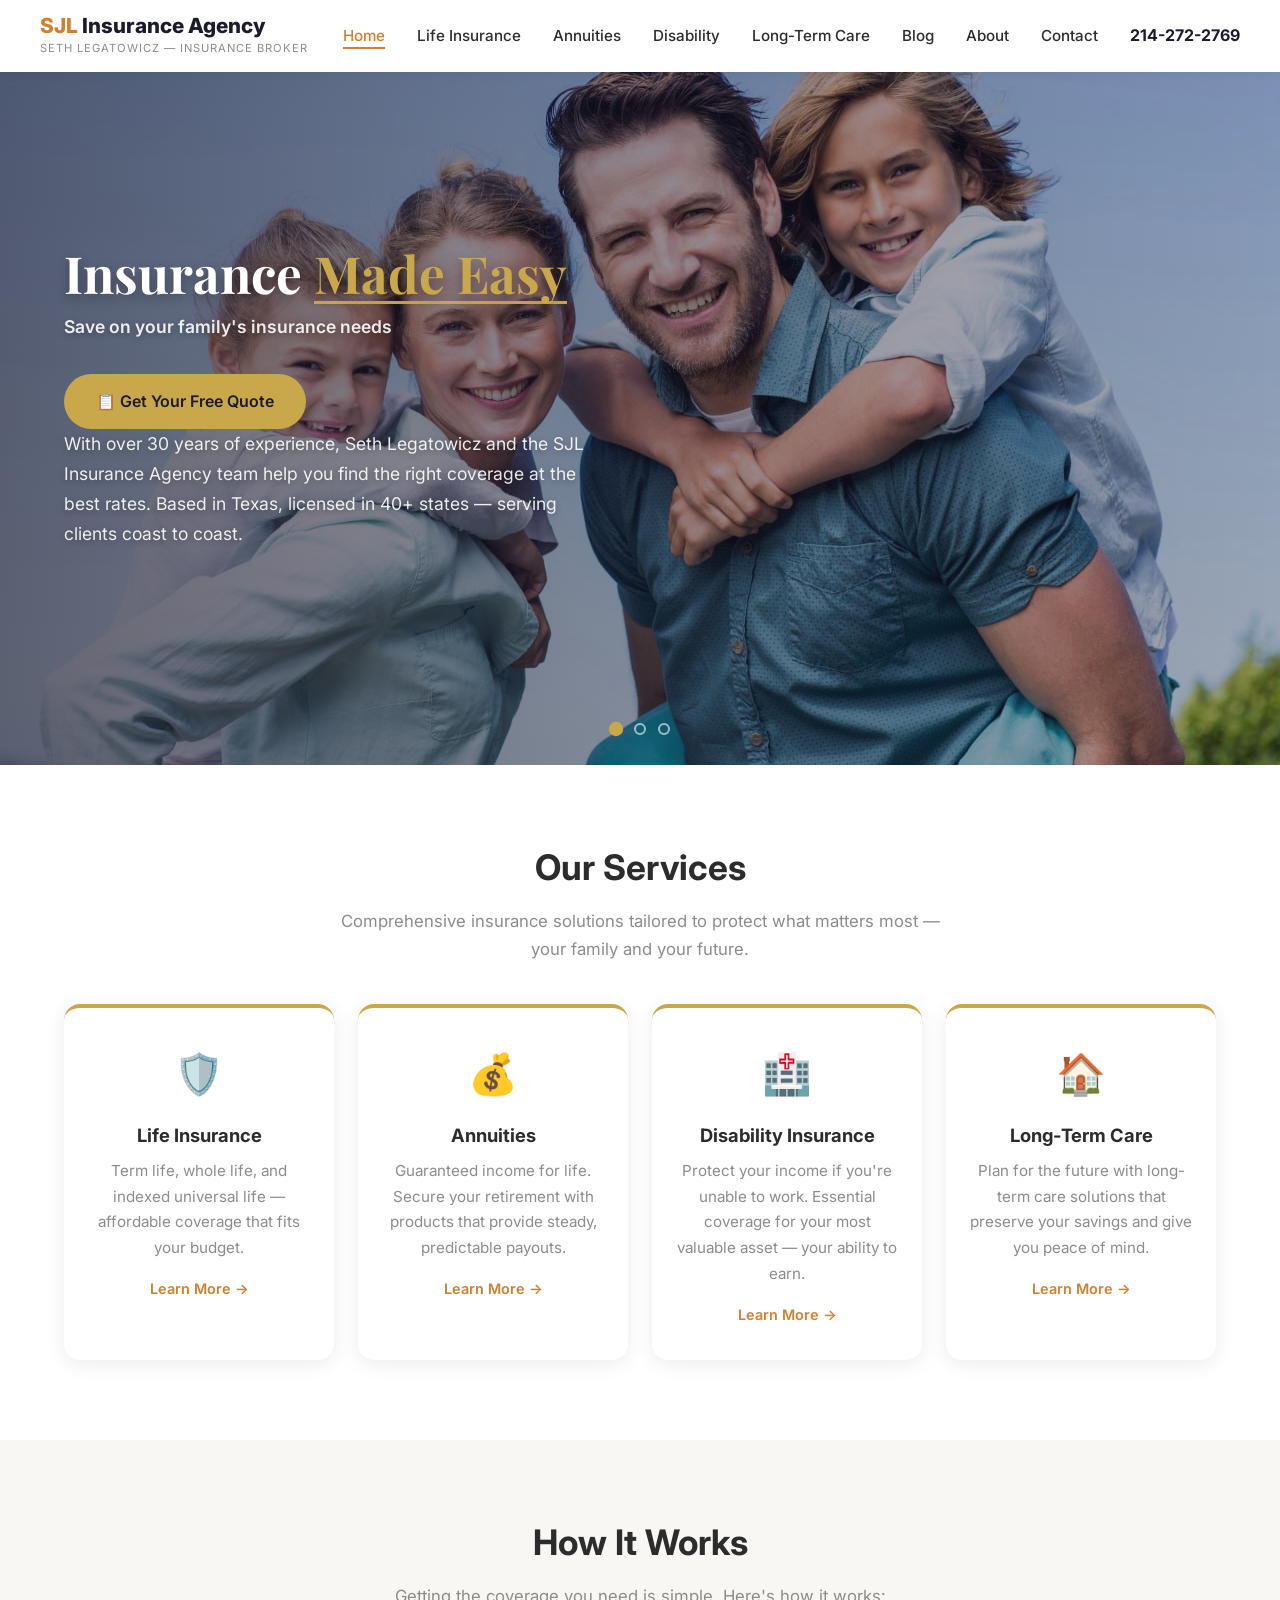
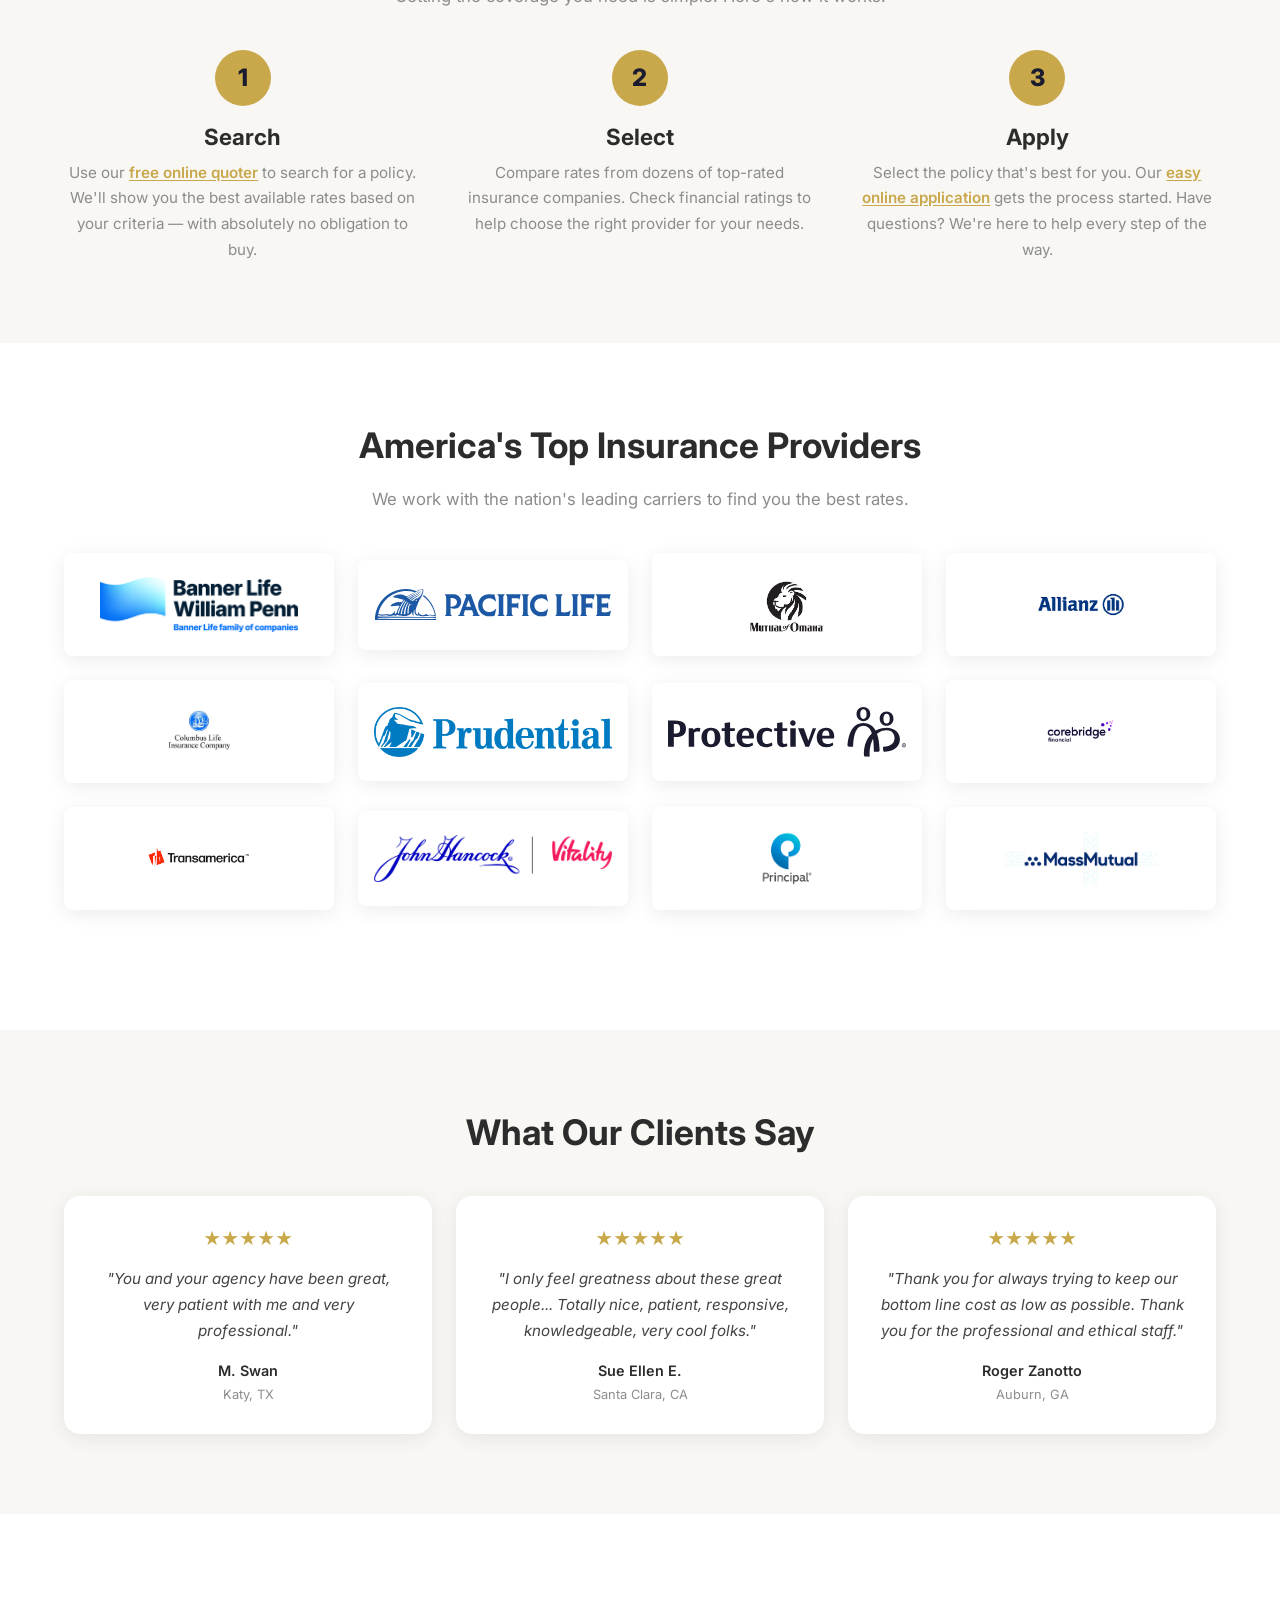
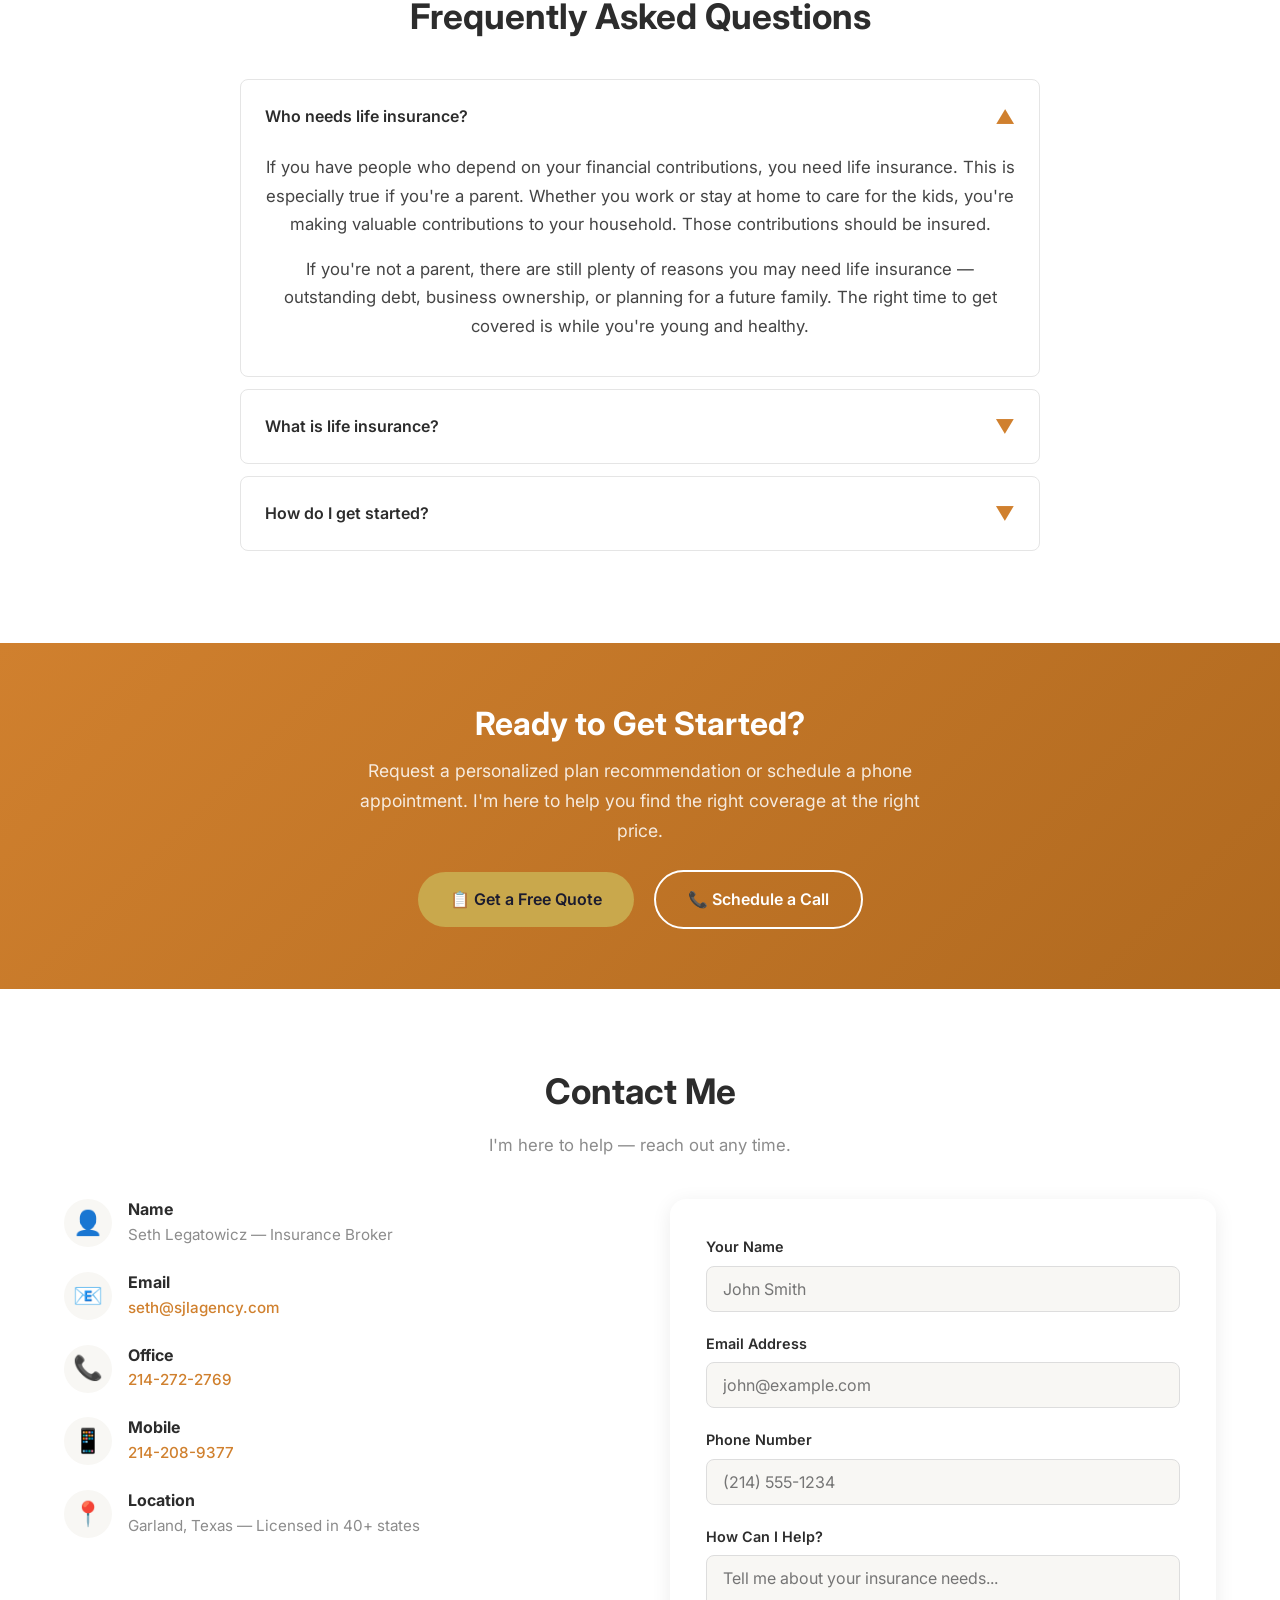
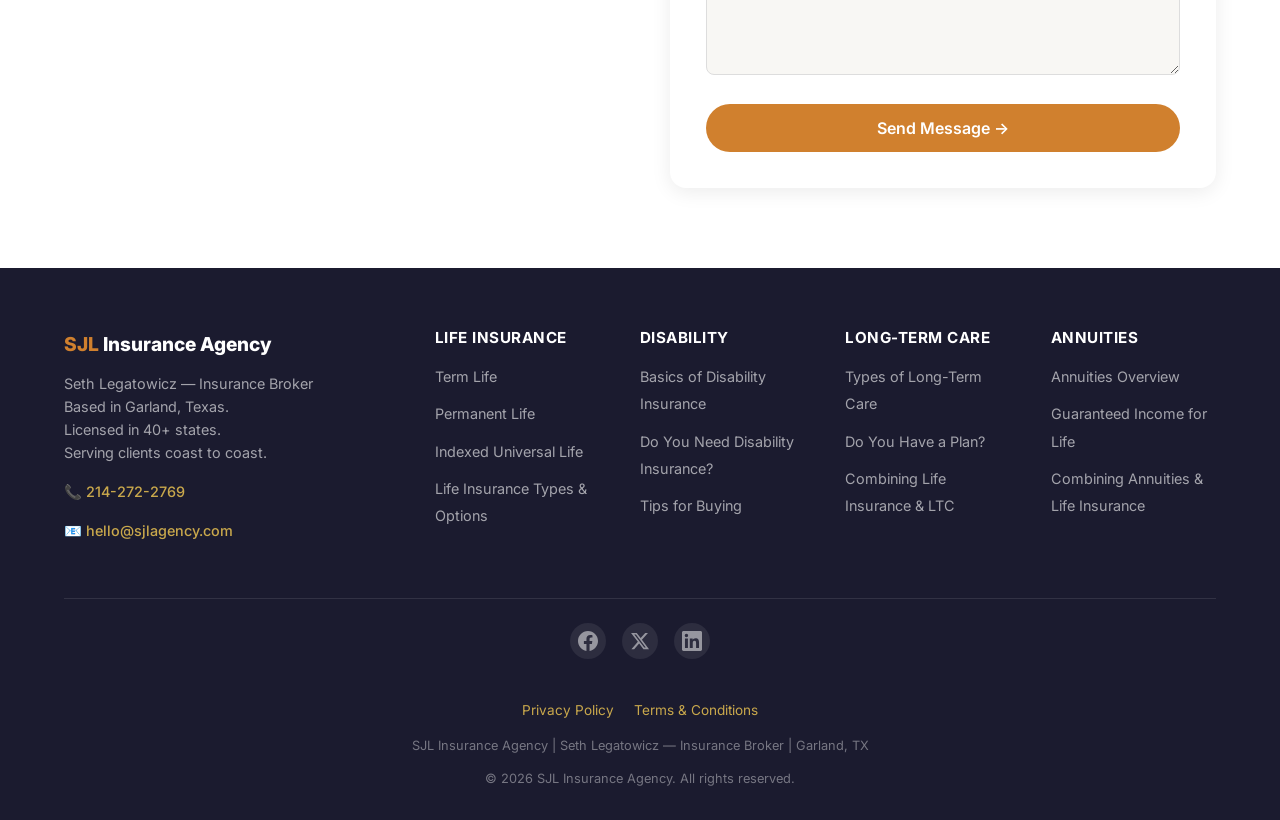
<file: index.html>
<!DOCTYPE html>
<html lang="en">
<head>
  <meta charset="UTF-8">
  <meta name="viewport" content="width=device-width, initial-scale=1.0">
  <title>SJL Insurance Agency | Life Insurance, Annuities & More | Garland, TX</title>
  <meta name="description" content="SJL Insurance Agency in Garland, TX — Seth Legatowicz, Insurance Broker with 30+ years of experience. Life insurance, annuities, disability & long-term care. Licensed in 40+ states.">
  <link rel="preconnect" href="https://fonts.googleapis.com">
  <link rel="preconnect" href="https://fonts.gstatic.com" crossorigin>
  <link href="https://fonts.googleapis.com/css2?family=Inter:wght@400;500;600;700;800&family=Playfair+Display:wght@600;700&display=swap" rel="stylesheet">
  <link rel="stylesheet" href="/css/style.css">
  <link rel="canonical" href="https://sjlagency.com/">
</head>
<body>

<!-- ===== Navigation ===== -->
<nav class="navbar">
  <div class="navbar-inner">
    <a href="/" class="logo">
      <div>
        <div class="logo-text"><span>SJL</span> Insurance Agency</div>
        <div class="logo-sub">Seth Legatowicz — Insurance Broker</div>
      </div>
    </a>
    <ul class="nav-links">
      <li><a href="/" class="active">Home</a></li>
      <li><a href="/life-insurance">Life Insurance</a></li>
      <li><a href="/annuities">Annuities</a></li>
      <li><a href="/disability-insurance">Disability</a></li>
      <li><a href="/long-term-care">Long-Term Care</a></li>
      <li><a href="/blog">Blog</a></li>
      <li><a href="/about">About</a></li>
      <li><a href="/contact">Contact</a></li>
      <li><a href="tel:2142722769" class="nav-phone">214-272-2769</a></li>
    </ul>
    <button class="mobile-toggle" aria-label="Menu">
      <span></span><span></span><span></span>
    </button>
  </div>
</nav>

<!-- ===== Hero Section ===== -->
<section class="hero hero-slideshow">
  <!-- Rotating Background Images -->
  <div class="hero-slides">
    <div class="hero-slide active" style="background-image: url('/images/family-piggyback.jpg')"></div>
    <div class="hero-slide" style="background-image: url('/images/family-field.jpg')"></div>
    <div class="hero-slide" style="background-image: url('/images/family-dinner.jpg')"></div>
  </div>
  <div class="hero-overlay"></div>
  <div class="hero-overlay-gradient"></div>

  <div class="container hero-container">
    <div class="hero-content">
      <h1 class="hero-headline">Insurance <span class="highlight">Made Easy</span></h1>
      <p class="hero-subline">Save on your family's insurance needs</p>
      <div class="hero-buttons">
        <a href="/compare-quotes" class="btn btn-primary">📋 Get Your Free Quote</a>
      </div>
      <p>With over 30 years of experience, Seth Legatowicz and the SJL Insurance Agency team help you find the right coverage at the best rates. Based in Texas, licensed in 40+ states — serving clients coast to coast.</p>
    </div>
  </div>

  <!-- Dot indicators -->
  <div class="hero-dots">
    <button class="hero-dot active" aria-label="Family portrait"></button>
    <button class="hero-dot" aria-label="Family in field"></button>
    <button class="hero-dot" aria-label="Family dinner"></button>
  </div>
</section>

<!-- ===== Our Services ===== -->
<section class="section">
  <div class="container text-center">
    <h2>Our <span class="red-text">Services</span></h2>
    <p style="color: var(--mid-gray); max-width: 600px; margin: 0 auto 16px;">Comprehensive insurance solutions tailored to protect what matters most — your family and your future.</p>
    <div class="services-grid">
      <div class="service-card">
        <span class="service-icon">🛡️</span>
        <h3>Life Insurance</h3>
        <p>Term life, whole life, and indexed universal life — affordable coverage that fits your budget.</p>
        <a href="/life-insurance" class="learn-more">Learn More →</a>
      </div>
      <div class="service-card">
        <span class="service-icon">💰</span>
        <h3>Annuities</h3>
        <p>Guaranteed income for life. Secure your retirement with products that provide steady, predictable payouts.</p>
        <a href="/annuities" class="learn-more">Learn More →</a>
      </div>
      <div class="service-card">
        <span class="service-icon">🏥</span>
        <h3>Disability Insurance</h3>
        <p>Protect your income if you're unable to work. Essential coverage for your most valuable asset — your ability to earn.</p>
        <a href="/disability-insurance" class="learn-more">Learn More →</a>
      </div>
      <div class="service-card">
        <span class="service-icon">🏠</span>
        <h3>Long-Term Care</h3>
        <p>Plan for the future with long-term care solutions that preserve your savings and give you peace of mind.</p>
        <a href="/long-term-care" class="learn-more">Learn More →</a>
      </div>
    </div>
  </div>
</section>

<!-- ===== How It Works ===== -->
<section class="section section-light">
  <div class="container text-center">
    <h2>How It <span class="red-text">Works</span></h2>
    <p style="color: var(--mid-gray); max-width: 600px; margin: 0 auto;">Getting the coverage you need is simple. Here's how it works:</p>
    <div class="steps-grid">
      <div class="step">
        <div class="step-number">1</div>
        <h3>Search</h3>
        <p>Use our <a href="/compare-quotes" class="step-link">free online quoter</a> to search for a policy. We'll show you the best available rates based on your criteria — with absolutely no obligation to buy.</p>
      </div>
      <div class="step">
        <div class="step-number">2</div>
        <h3>Select</h3>
        <p>Compare rates from dozens of top-rated insurance companies. Check financial ratings to help choose the right provider for your needs.</p>
      </div>
      <div class="step">
        <div class="step-number">3</div>
        <h3>Apply</h3>
        <p>Select the policy that's best for you. Our <a href="/ezlife" class="step-link">easy online application</a> gets the process started. Have questions? We're here to help every step of the way.</p>
      </div>
    </div>
  </div>
</section>

<!-- ===== Top Carriers ===== -->
<section class="section">
  <div class="container text-center">
    <h2>America's Top <span class="red-text">Insurance Providers</span></h2>
    <p style="color: var(--mid-gray); margin-bottom: 8px;">We work with the nation's leading carriers to find you the best rates.</p>
    <div class="carrier-grid" id="carrierGrid"></div>
  </div>
</section>

<script>
// All available carriers
const allCarriers = [
  { src: "/images/MutualOfOmaha.png", alt: "Mutual of Omaha", ext: "png" },
  { src: "/images/JohnHancock.png", alt: "John Hancock", ext: "png" },
  { src: "/images/Principal.png", alt: "Principal", ext: "png" },
  { src: "/images/Corebridge.png", alt: "Corebridge", ext: "png" },
  { src: "/images/Allianz.png", alt: "Allianz", ext: "png" },
  { src: "/images/MassMutual.png", alt: "MassMutual", ext: "png" },
  { src: "/images/BannerLife.png", alt: "Banner Life", ext: "png" },
  { src: "/images/NorthAmerican.png", alt: "North American", ext: "png" },
  { src: "/images/PennMutual.png", alt: "Penn Mutual", ext: "png" },
  { src: "/images/ColumbusLife.jpg", alt: "Columbus Life", ext: "jpg" },
  { src: "/images/PacificLife.svg", alt: "Pacific Life", ext: "svg" },
  { src: "/images/Transamerica.jpg", alt: "Transamerica", ext: "jpg" },
  { src: "/images/Prudential.png", alt: "Prudential", ext: "png" },
  { src: "/images/Protective.svg", alt: "Protective", ext: "svg" },
];

// Ensure specified carriers are always included
const alwaysShow = ["MutualOfOmaha", "JohnHancock", "Principal", "BannerLife", "PacificLife", "Prudential", "Protective"];
const shuffleCount = 12; // Show 12 out of 14 each time

function shuffleAndShow() {
  const grid = document.getElementById("carrierGrid");
  if (!grid) return;

  // Separate must-show from optional
  const mustShow = allCarriers.filter(c => alwaysShow.some(a => c.alt.includes(a) || c.src.includes(a)));
  const optional = allCarriers.filter(c => !alwaysShow.some(a => c.alt.includes(a) || c.src.includes(a)));

  // Shuffle optional
  for (let i = optional.length - 1; i > 0; i--) {
    const j = Math.floor(Math.random() * (i + 1));
    [optional[i], optional[j]] = [optional[j], optional[i]];
  }

  // Pick needed number of optional carriers
  const needed = shuffleCount - mustShow.length;
  const picked = [...mustShow, ...optional.slice(0, needed)];

  // Shuffle final array to mix up order
  for (let i = picked.length - 1; i > 0; i--) {
    const j = Math.floor(Math.random() * (i + 1));
    [picked[i], picked[j]] = [picked[j], picked[i]];
  }

  grid.innerHTML = picked.map(c =>
    `<div class="carrier-item"><img src="${c.src}" alt="${c.alt}" loading="lazy"></div>`
  ).join("");
}

shuffleAndShow();
</script>

<!-- ===== Testimonials ===== -->
<section class="section section-light">
  <div class="container text-center">
    <h2>What Our <span class="red-text">Clients Say</span></h2>
    <div class="testimonial-grid">
      <div class="testimonial-card">
        <div class="stars">★★★★★</div>
        <blockquote>"You and your agency have been great, very patient with me and very professional."</blockquote>
        <div class="attribution">M. Swan</div>
        <div class="location">Katy, TX</div>
      </div>
      <div class="testimonial-card">
        <div class="stars">★★★★★</div>
        <blockquote>"I only feel greatness about these great people... Totally nice, patient, responsive, knowledgeable, very cool folks."</blockquote>
        <div class="attribution">Sue Ellen E.</div>
        <div class="location">Santa Clara, CA</div>
      </div>
      <div class="testimonial-card">
        <div class="stars">★★★★★</div>
        <blockquote>"Thank you for always trying to keep our bottom line cost as low as possible. Thank you for the professional and ethical staff."</blockquote>
        <div class="attribution">Roger Zanotto</div>
        <div class="location">Auburn, GA</div>
      </div>
    </div>
  </div>
</section>

<!-- ===== FAQ ===== -->
<section class="section">
  <div class="container text-center">
    <h2>Frequently Asked <span class="red-text">Questions</span></h2>
    <div class="faq-list">
      <div class="faq-item active">
        <div class="faq-question">
          Who needs life insurance?
          <span class="toggle-icon">▼</span>
        </div>
        <div class="faq-answer">
          <p>If you have people who depend on your financial contributions, you need life insurance. This is especially true if you're a parent. Whether you work or stay at home to care for the kids, you're making valuable contributions to your household. Those contributions should be insured.</p>
          <p>If you're not a parent, there are still plenty of reasons you may need life insurance — outstanding debt, business ownership, or planning for a future family. The right time to get covered is while you're young and healthy.</p>
        </div>
      </div>
      <div class="faq-item">
        <div class="faq-question">
          What is life insurance?
          <span class="toggle-icon">▼</span>
        </div>
        <div class="faq-answer">
          <p>Life insurance is a contract between you and an insurance company. You pay a premium, and in exchange, the company pays a tax-free lump sum (the death benefit) to your beneficiaries when you pass away. This money can be used to replace lost income, pay off debt, cover funeral expenses, fund college education, or any other financial need.</p>
          <p>There are two main types: term life (coverage for a set period) and permanent life (coverage for your entire lifetime with a cash value component).</p>
        </div>
      </div>
      <div class="faq-item">
        <div class="faq-question">
          How do I get started?
          <span class="toggle-icon">▼</span>
        </div>
        <div class="faq-answer">
          <p>Getting started is easy! Use our free online quote tool to compare rates from top carriers, or give us a call at <strong>214-272-2769</strong>. We'll ask a few questions about your needs and budget, then shop the market to find the best policy for you. No obligation, no pressure — just honest help.</p>
        </div>
      </div>
    </div>
  </div>
</section>

<!-- ===== CTA Banner ===== -->
<section class="cta-banner">
  <div class="container">
    <h2>Ready to Get Started?</h2>
    <p>Request a personalized plan recommendation or schedule a phone appointment. I'm here to help you find the right coverage at the right price.</p>
    <a href="/compare-quotes" class="btn btn-primary">📋 Get a Free Quote</a>
    <a href="/contact" style="margin-left: 16px;" class="btn btn-outline">📞 Schedule a Call</a>
  </div>
</section>

<!-- ===== Contact Section ===== -->
<section class="section" id="contact">
  <div class="container">
    <h2 class="text-center">Contact <span class="red-text">Me</span></h2>
    <p class="text-center" style="color: var(--mid-gray); margin-bottom: 24px;">I'm here to help — reach out any time.</p>
    <div class="contact-grid">
      <div>
        <div class="contact-info-item">
          <div class="icon">👤</div>
          <div>
            <h4>Name</h4>
            <p>Seth Legatowicz — Insurance Broker</p>
          </div>
        </div>
        <div class="contact-info-item">
          <div class="icon">📧</div>
          <div>
            <h4>Email</h4>
            <p><a href="mailto:seth@sjlagency.com">seth@sjlagency.com</a></p>
          </div>
        </div>
        <div class="contact-info-item">
          <div class="icon">📞</div>
          <div>
            <h4>Office</h4>
            <p><a href="tel:2142722769">214-272-2769</a></p>
          </div>
        </div>
        <div class="contact-info-item">
          <div class="icon">📱</div>
          <div>
            <h4>Mobile</h4>
            <p><a href="tel:2142089377">214-208-9377</a></p>
          </div>
        </div>
        <div class="contact-info-item">
          <div class="icon">📍</div>
          <div>
            <h4>Location</h4>
            <p>Garland, Texas — Licensed in 40+ states</p>
          </div>
        </div>
      </div>
      <form class="contact-form" action="#" method="POST" id="contactForm">
        <div class="form-group">
          <label for="name">Your Name</label>
          <input type="text" id="name" name="name" required placeholder="John Smith">
        </div>
        <div class="form-group">
          <label for="email">Email Address</label>
          <input type="email" id="email" name="email" required placeholder="john@example.com">
        </div>
        <div class="form-group">
          <label for="phone">Phone Number</label>
          <input type="tel" id="phone" name="phone" placeholder="(214) 555-1234">
        </div>
        <div class="form-group">
          <label for="message">How Can I Help?</label>
          <textarea id="message" name="message" required placeholder="Tell me about your insurance needs..."></textarea>
        </div>
        <button type="submit" class="btn btn-secondary" style="width: 100%;">Send Message →</button>
      </form>
    </div>
  </div>
</section>

<!-- ===== Footer ===== -->
<footer class="footer">
  <div class="container">
    <div class="footer-grid">
      <div class="footer-brand">
        <div class="logo-text"><span>SJL</span> Insurance Agency</div>
        <p>Seth Legatowicz — Insurance Broker<br>
        Based in Garland, Texas.<br>
        Licensed in 40+ states.<br>
        Serving clients coast to coast.</p>
        <p style="margin-top: 12px; font-weight: 500; color: var(--accent-gold);">📞 <a href="tel:2142722769" style="color: var(--accent-gold); text-decoration: none;">214-272-2769</a></p>
        <p style="margin-top: 8px; font-weight: 500; color: var(--accent-gold);">📧 <a href="mailto:hello@sjlagency.com" style="color: var(--accent-gold); text-decoration: none;">hello@sjlagency.com</a></p>
      </div>
      <div>
        <h4>Life Insurance</h4>
        <ul class="footer-links">
          <li><a href="/life-insurance">Term Life</a></li>
          <li><a href="/life-insurance">Permanent Life</a></li>
          <li><a href="/life-insurance">Indexed Universal Life</a></li>
          <li><a href="/life-insurance">Life Insurance Types &amp; Options</a></li>
        </ul>
      </div>
      <div>
        <h4>Disability</h4>
        <ul class="footer-links">
          <li><a href="/disability-insurance">Basics of Disability Insurance</a></li>
          <li><a href="/disability-insurance">Do You Need Disability Insurance?</a></li>
          <li><a href="/disability-insurance">Tips for Buying</a></li>
        </ul>
      </div>
      <div>
        <h4>Long-Term Care</h4>
        <ul class="footer-links">
          <li><a href="/long-term-care">Types of Long-Term Care</a></li>
          <li><a href="/long-term-care">Do You Have a Plan?</a></li>
          <li><a href="/long-term-care">Combining Life Insurance &amp; LTC</a></li>
        </ul>
      </div>
      <div>
        <h4>Annuities</h4>
        <ul class="footer-links">
          <li><a href="/annuities">Annuities Overview</a></li>
          <li><a href="/annuities">Guaranteed Income for Life</a></li>
          <li><a href="/annuities">Combining Annuities &amp; Life Insurance</a></li>
        </ul>
      </div>
    </div>
    <div class="footer-bottom">
      <div class="footer-social">
        <a href="https://www.facebook.com/sjlagency" target="_blank" rel="noopener" aria-label="Facebook">
          <svg xmlns="http://www.w3.org/2000/svg" width="20" height="20" viewBox="0 0 24 24" fill="currentColor"><path d="M24 12.073c0-6.627-5.373-12-12-12s-12 5.373-12 12c0 5.99 4.388 10.954 10.125 11.854v-8.385H7.078v-3.47h3.047V9.43c0-3.007 1.792-4.669 4.533-4.669 1.312 0 2.686.235 2.686.235v2.953H15.83c-1.491 0-1.956.925-1.956 1.874v2.25h3.328l-.532 3.47h-2.796v8.385C19.612 23.027 24 18.062 24 12.073z"/></svg>
        </a>
        <a href="https://x.com/sjlagency" target="_blank" rel="noopener" aria-label="X / Twitter">
          <svg xmlns="http://www.w3.org/2000/svg" width="20" height="20" viewBox="0 0 24 24" fill="currentColor"><path d="M18.244 2.25h3.308l-7.227 8.26 8.502 11.24H16.17l-5.214-6.817L4.99 21.75H1.68l7.73-8.835L1.254 2.25H8.08l4.713 6.231zm-1.161 17.52h1.833L7.084 4.126H5.117z"/></svg>
        </a>
        <a href="https://linkedin.com/company/sjl-insurance-agency" target="_blank" rel="noopener" aria-label="LinkedIn">
          <svg xmlns="http://www.w3.org/2000/svg" width="20" height="20" viewBox="0 0 24 24" fill="currentColor"><path d="M20.447 20.452h-3.554v-5.569c0-1.328-.027-3.037-1.852-3.037-1.853 0-2.136 1.445-2.136 2.939v5.667H9.351V9h3.414v1.561h.046c.477-.9 1.637-1.85 3.37-1.85 3.601 0 4.267 2.37 4.267 5.455v6.286zM5.337 7.433a2.062 2.062 0 01-2.063-2.065 2.064 2.064 0 112.063 2.065zm1.782 13.019H3.555V9h3.564v11.452zM22.225 0H1.771C.792 0 0 .774 0 1.729v20.542C0 23.227.792 24 1.771 24h20.451C23.2 24 24 23.227 24 22.271V1.729C24 .774 23.2 0 22.222 0h.003z"/></svg>
        </a>
      </div>
      <div style="margin-top: 12px; display: flex; gap: 20px; justify-content: center; flex-wrap: wrap;">
        <a href="/privacy" style="color: var(--accent-gold); text-decoration: none; font-size: 0.85rem;">Privacy Policy</a>
        <a href="/terms" style="color: var(--accent-gold); text-decoration: none; font-size: 0.85rem;">Terms &amp; Conditions</a>
      </div>
      <p>SJL Insurance Agency | Seth Legatowicz — Insurance Broker | Garland, TX</p>
      <p>&copy; 2026 SJL Insurance Agency. All rights reserved.</p>
    </div>
  </div>
</footer>

<script src="/js/main.js"></script>
</body>
</html>
</file>
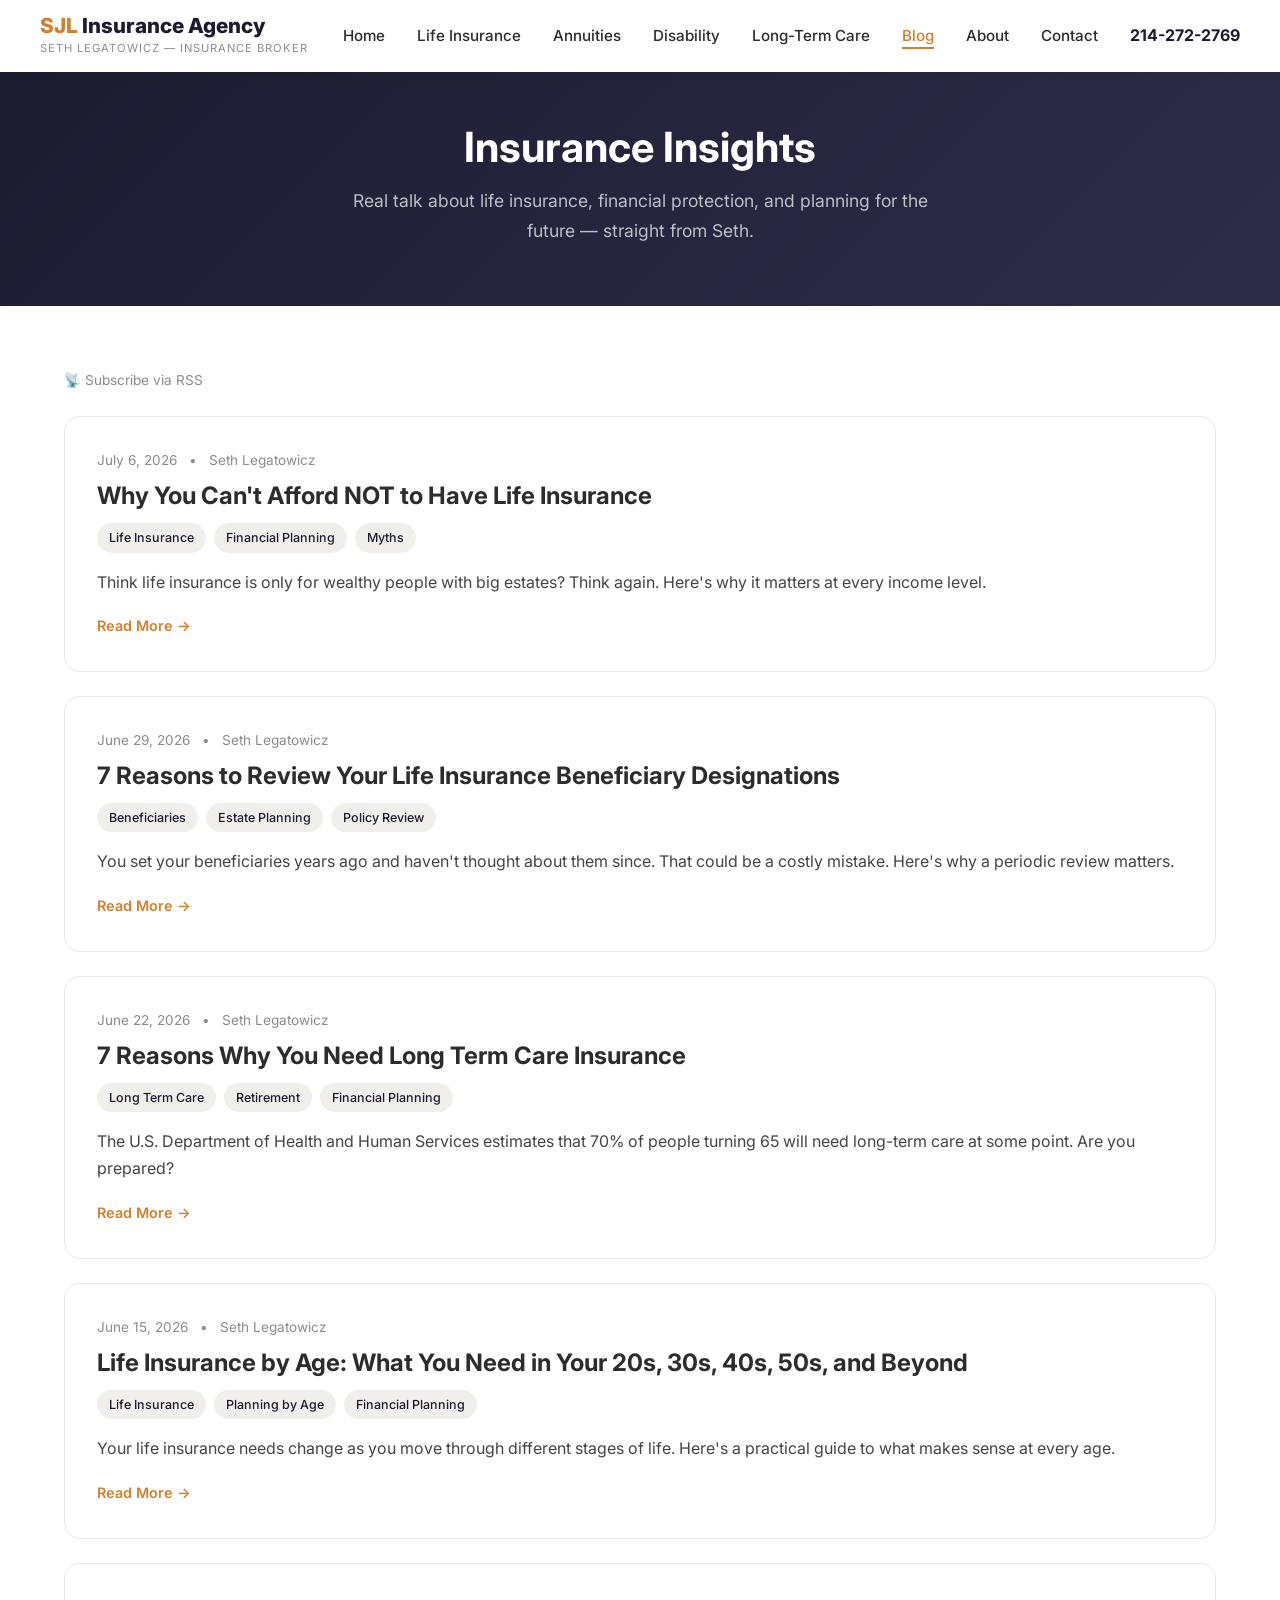
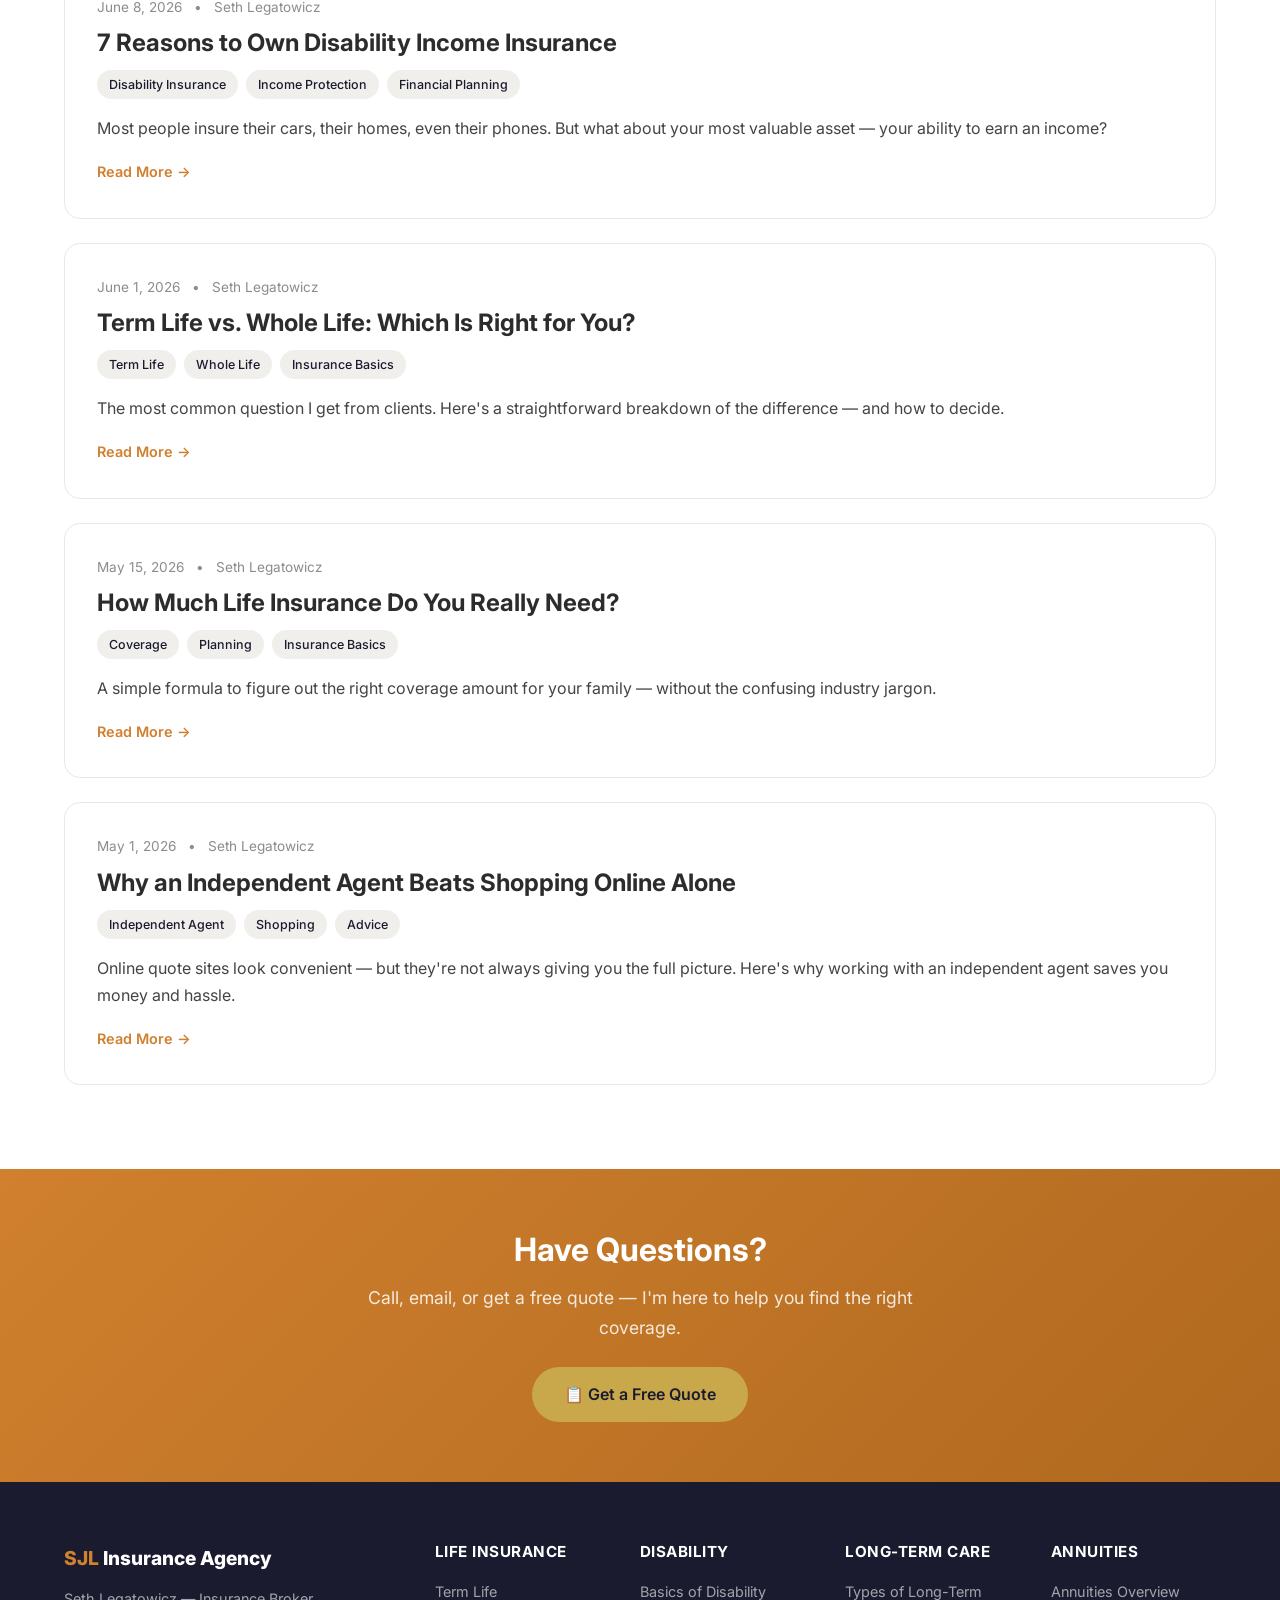
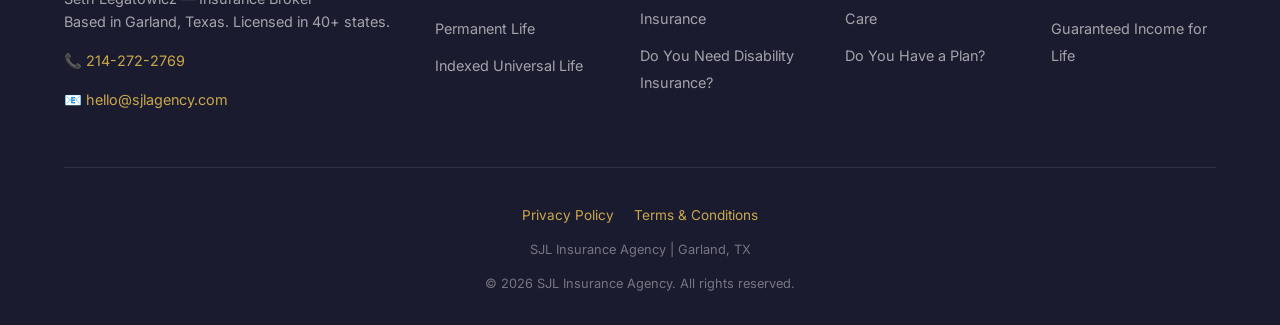
<file: blog/index.html>
<!DOCTYPE html>
<html lang="en">
<head>
  <meta charset="UTF-8">
  <meta name="viewport" content="width=device-width, initial-scale=1.0">
  <title>Blog | Insurance Insights | SJL Insurance Agency</title>
  <meta name="description" content="Life insurance tips, advice, and insights from Seth Legatowicz of SJL Insurance Agency. Learn about term life, whole life, disability, LTC, and more.">
  <link rel="preconnect" href="https://fonts.googleapis.com">
  <link rel="preconnect" href="https://fonts.gstatic.com" crossorigin>
  <link href="https://fonts.googleapis.com/css2?family=Inter:wght@400;500;600;700;800&display=swap" rel="stylesheet">
  <link rel="stylesheet" href="/css/style.css">
  <link rel="canonical" href="https://sjlagency.com/blog">
  <style>
    .blog-card {
      background: var(--white);
      border: 1px solid #e8e8e8;
      border-radius: var(--radius-lg);
      padding: 32px;
      transition: var(--transition);
      margin-bottom: 24px;
    }
    .blog-card:hover {
      box-shadow: var(--shadow-hover);
      transform: translateY(-2px);
    }
    .blog-card .meta {
      font-size: 0.85rem;
      color: var(--mid-gray);
      margin-bottom: 8px;
      display: flex;
      gap: 12px;
      align-items: center;
    }
    .blog-card h2 {
      font-size: 1.5rem;
      margin-bottom: 12px;
    }
    .blog-card h2 a {
      color: var(--dark-text);
      text-decoration: none;
      transition: var(--transition);
    }
    .blog-card h2 a:hover {
      color: var(--brand-warm);
    }
    .blog-card .excerpt {
      color: var(--text-body);
      line-height: 1.7;
      margin-bottom: 16px;
    }
    .blog-card .tags {
      display: flex;
      flex-wrap: wrap;
      gap: 8px;
      margin-bottom: 16px;
    }
    .blog-card .tags span {
      font-size: 0.78rem;
      background: var(--light-gray);
      color: var(--primary);
      padding: 4px 12px;
      border-radius: 20px;
      font-weight: 500;
    }
    .read-more {
      font-weight: 600;
      font-size: 0.9rem;
      color: var(--brand-warm);
      text-decoration: none;
      transition: var(--transition);
    }
    .read-more:hover {
      color: var(--brand-warm-dark);
    }

    /* Back link */
    .back-link {
      display: inline-flex;
      align-items: center;
      gap: 6px;
      color: var(--brand-warm);
      text-decoration: none;
      font-weight: 600;
      font-size: 0.9rem;
      margin-bottom: 24px;
      transition: var(--transition);
    }
    .back-link:hover {
      color: var(--brand-warm-dark);
    }

    /* Article view */
    .blog-article {
      max-width: 780px;
    }
    .blog-article h1 {
      font-size: 2rem;
      margin-bottom: 8px;
    }
    .blog-article .article-meta {
      font-size: 0.9rem;
      color: var(--mid-gray);
      margin-bottom: 24px;
    }
    .blog-article .article-body {
      font-size: 1.05rem;
      line-height: 1.8;
      color: var(--text-body);
    }
    .blog-article .article-body p {
      margin-bottom: 1.2rem;
    }
    .blog-article .article-body strong {
      color: var(--dark-text);
    }
    .blog-article .cta-box {
      background: var(--off-white);
      border: 2px solid var(--accent-gold);
      border-radius: var(--radius-lg);
      padding: 28px;
      text-align: center;
      margin-top: 36px;
    }
    .blog-article .cta-box p {
      font-size: 1.1rem;
      margin-bottom: 16px;
    }

    /* RSS link */
    .rss-link {
      display: inline-flex;
      align-items: center;
      gap: 6px;
      color: var(--mid-gray);
      font-size: 0.85rem;
      text-decoration: none;
      margin-bottom: 24px;
      transition: var(--transition);
    }
    .rss-link:hover {
      color: var(--brand-warm);
    }

    .view-toggle { display: none; }
    #list-view { display: block; }
    #article-view { display: none; }
  </style>
</head>
<body>

<nav class="navbar"><div class="navbar-inner">
  <a href="/" class="logo"><div>
    <div class="logo-text"><span>SJL</span> Insurance Agency</div>
    <div class="logo-sub">Seth Legatowicz — Insurance Broker</div>
  </div></a>
  <ul class="nav-links">
    <li><a href="/">Home</a></li>
    <li><a href="/life-insurance">Life Insurance</a></li>
    <li><a href="/annuities">Annuities</a></li>
    <li><a href="/disability-insurance">Disability</a></li>
    <li><a href="/long-term-care">Long-Term Care</a></li>
    <li><a href="/blog" class="active">Blog</a></li>
    <li><a href="/about">About</a></li>
    <li><a href="/contact">Contact</a></li>
    <li><a href="tel:2142722769" class="nav-phone">214-272-2769</a></li>
  </ul>
  <button class="mobile-toggle" aria-label="Menu"><span></span><span></span><span></span></button>
</div></nav>

<section class="page-header">
  <div class="container">
    <h1>Insurance Insights</h1>
    <p>Real talk about life insurance, financial protection, and planning for the future — straight from Seth.</p>
  </div>
</section>

<section class="content-section">
  <div class="container">

    <!-- ===== LISTING VIEW ===== -->
    <div id="list-view">
      <a href="/blog/rss.xml" class="rss-link">📡 Subscribe via RSS</a>
      <div id="posts-container"></div>
    </div>

    <!-- ===== ARTICLE VIEW ===== -->
    <div id="article-view">
      <a href="/blog" class="back-link" id="back-link">← Back to all posts</a>
      <div class="blog-article" id="article-content"></div>
    </div>

  </div>
</section>

<section class="cta-banner">
  <div class="container">
    <h2>Have Questions?</h2>
    <p>Call, email, or get a free quote — I'm here to help you find the right coverage.</p>
    <a href="/compare-quotes" class="btn btn-primary">📋 Get a Free Quote</a>
  </div>
</section>

<footer class="footer">
  <div class="container">
    <div class="footer-grid">
      <div class="footer-brand">
        <div class="logo-text"><span>SJL</span> Insurance Agency</div>
        <p>Seth Legatowicz — Insurance Broker<br>Based in Garland, Texas. Licensed in 40+ states.</p>
        <p style="margin-top: 12px;"><a href="tel:2142722769" style="color: var(--accent-gold); text-decoration: none;">📞 214-272-2769</a></p>
        <p style="margin-top: 8px;"><a href="mailto:hello@sjlagency.com" style="color: var(--accent-gold); text-decoration: none;">📧 hello@sjlagency.com</a></p>
      </div>
      <div><h4>Life Insurance</h4>
        <ul class="footer-links">
          <li><a href="/life-insurance">Term Life</a></li>
          <li><a href="/life-insurance">Permanent Life</a></li>
          <li><a href="/life-insurance">Indexed Universal Life</a></li>
        </ul>
      </div>
      <div><h4>Disability</h4>
        <ul class="footer-links">
          <li><a href="/disability-insurance">Basics of Disability Insurance</a></li>
          <li><a href="/disability-insurance">Do You Need Disability Insurance?</a></li>
        </ul>
      </div>
      <div><h4>Long-Term Care</h4>
        <ul class="footer-links">
          <li><a href="/long-term-care">Types of Long-Term Care</a></li>
          <li><a href="/long-term-care">Do You Have a Plan?</a></li>
        </ul>
      </div>
      <div><h4>Annuities</h4>
        <ul class="footer-links">
          <li><a href="/annuities">Annuities Overview</a></li>
          <li><a href="/annuities">Guaranteed Income for Life</a></li>
        </ul>
      </div>
    </div>
    <div class="footer-bottom">
      <div style="margin-top: 12px; display: flex; gap: 20px; justify-content: center; flex-wrap: wrap;">
        <a href="/privacy" style="color: var(--accent-gold); text-decoration: none; font-size: 0.85rem;">Privacy Policy</a>
        <a href="/terms" style="color: var(--accent-gold); text-decoration: none; font-size: 0.85rem;">Terms &amp; Conditions</a>
      </div>
      <p>SJL Insurance Agency | Garland, TX</p>
      <p>&copy; 2026 SJL Insurance Agency. All rights reserved.</p>
    </div>
  </div>
</footer>

<script src="/blog/data.js"></script>
<script>
(function() {
  'use strict';

  const listView = document.getElementById('list-view');
  const articleView = document.getElementById('article-view');
  const postsContainer = document.getElementById('posts-container');
  const articleContent = document.getElementById('article-content');

  // Build the listing
  function renderList() {
    let html = '';
    blogPosts.forEach(function(post) {
      html +=
        '<div class="blog-card">' +
          '<div class="meta">' +
            '<time>' + post.date + '</time>' +
            '<span>&bull;</span>' +
            '<span>' + post.author + '</span>' +
          '</div>' +
          '<h2><a href="#/blog/' + post.slug + '">' + post.title + '</a></h2>' +
          '<div class="tags">';
      post.tags.forEach(function(tag) {
        html += '<span>' + tag + '</span>';
      });
      html +=
          '</div>' +
          '<div class="excerpt">' + post.excerpt + '</div>' +
          '<a href="#/blog/' + post.slug + '" class="read-more">Read More →</a>' +
        '</div>';
    });
    postsContainer.innerHTML = html;
  }

  // Render a single post
  function renderPost(slug) {
    var post = null;
    for (var i = 0; i < blogPosts.length; i++) {
      if (blogPosts[i].slug === slug) {
        post = blogPosts[i];
        break;
      }
    }
    if (!post) {
      // If slug not found, go back to listing
      window.location.hash = '';
      return;
    }

    // Update page title
    document.title = post.title + ' | SJL Insurance Agency Blog';

    var html =
      '<h1>' + post.title + '</h1>' +
      '<div class="article-meta">' + post.date + ' &bull; ' + post.author + '</div>' +
      '<div class="article-body">' + post.content + '</div>' +
      '<div class="cta-box">' +
        '<p><strong>Ready to get started?</strong></p>' +
        '<a href="/compare-quotes" class="btn btn-secondary" style="margin-right: 12px;">📋 Get a Free Quote</a>' +
        '<a href="/contact" class="btn btn-primary">📧 Contact Seth</a>' +
      '</div>';

    articleContent.innerHTML = html;

    listView.style.display = 'none';
    articleView.style.display = 'block';
  }

  // Handle hash changes (navigation)
  function handleHash() {
    var hash = window.location.hash;
    if (hash && hash.indexOf('#/blog/') === 0) {
      var slug = hash.replace('#/blog/', '');
      renderPost(slug);
    } else {
      // Back to listing
      document.title = 'Blog | Insurance Insights | SJL Insurance Agency';
      listView.style.display = 'block';
      articleView.style.display = 'none';
    }
  }

  // Initial load
  renderList();
  handleHash();

  // Listen for hash changes
  window.addEventListener('hashchange', handleHash);
})();
</script>
<script src="/js/main.js"></script>
</body>
</html>
</file>
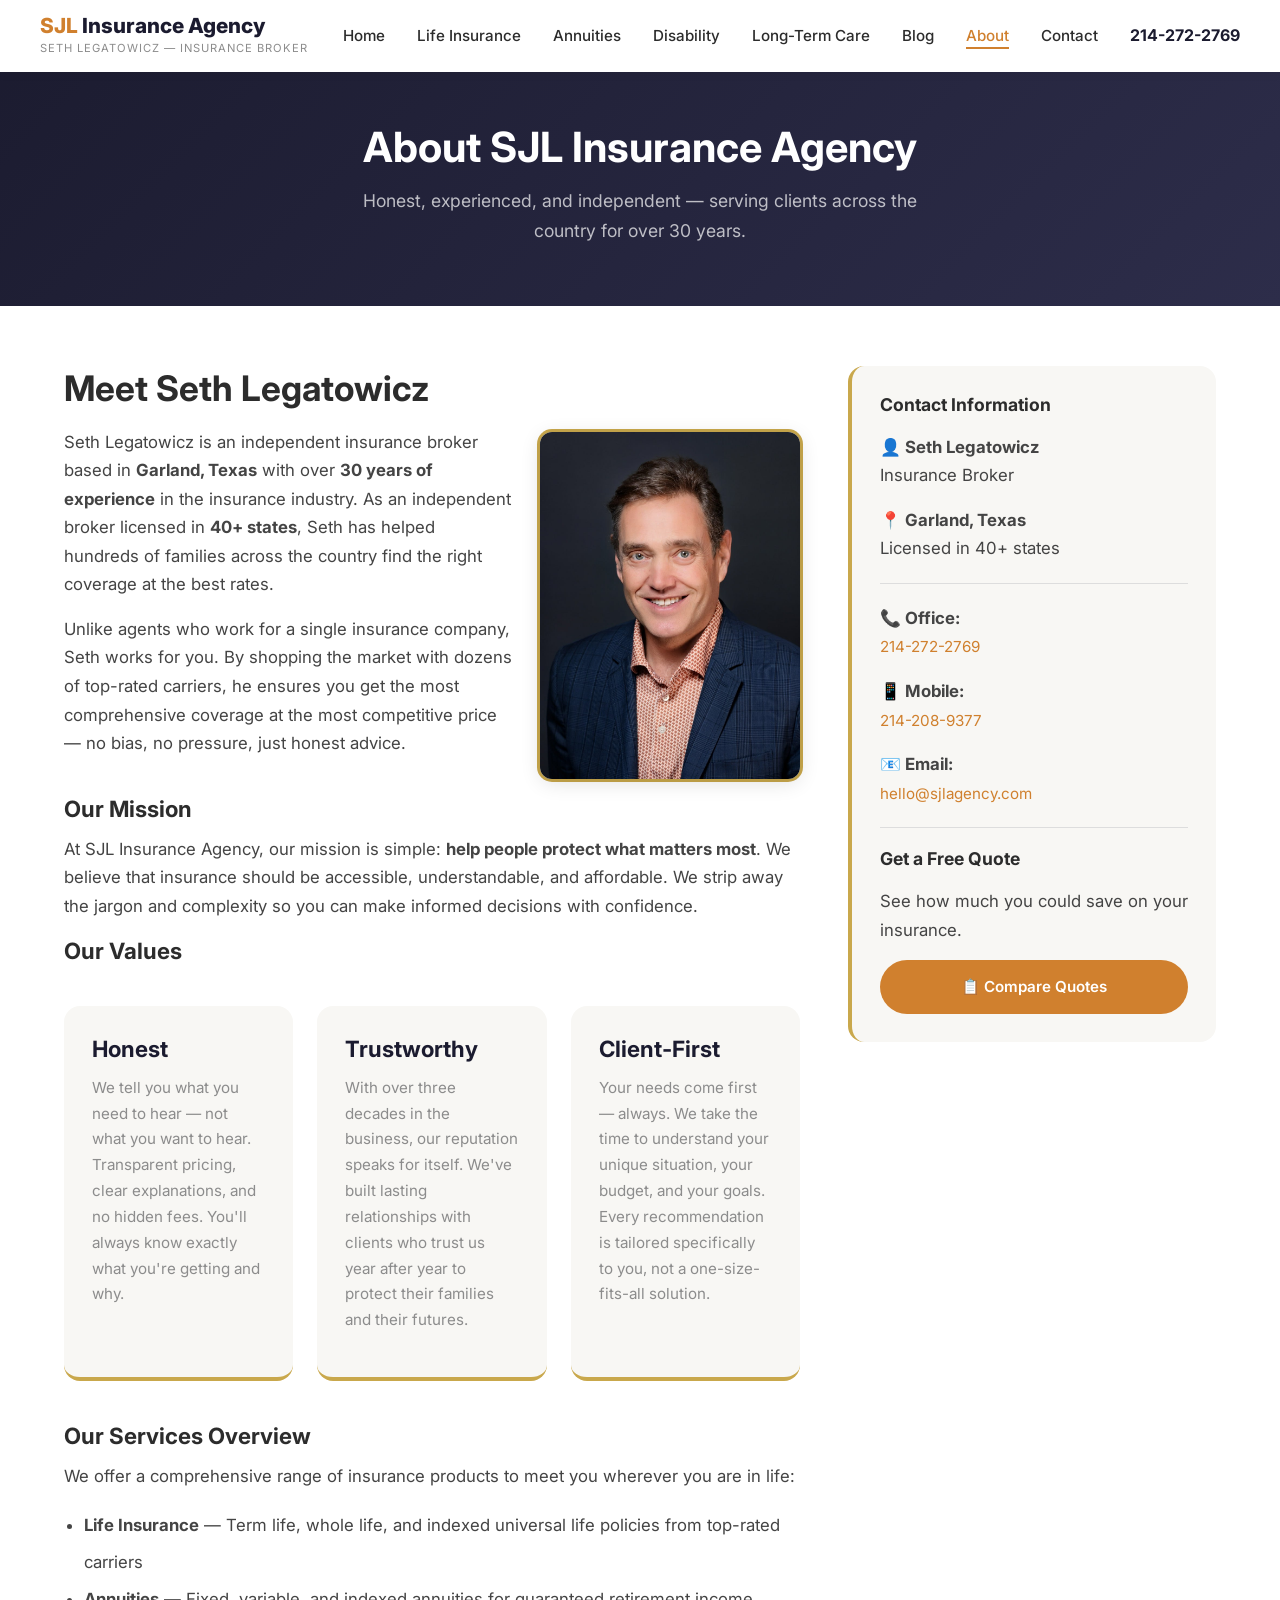
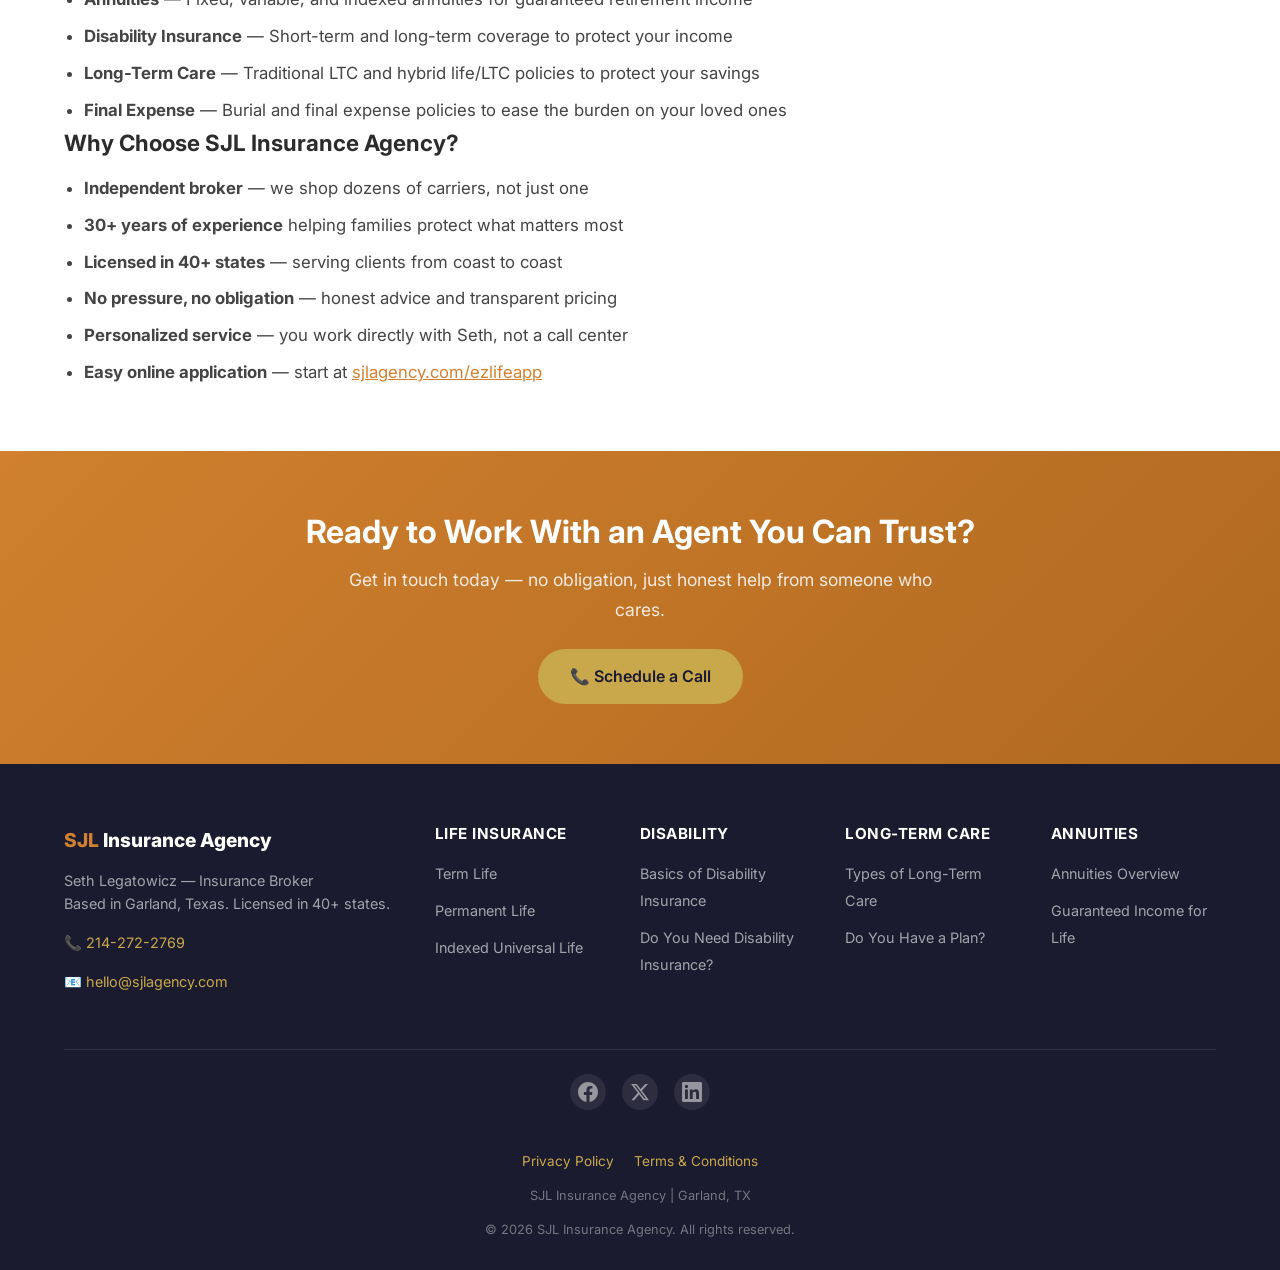
<file: about.html>
<!DOCTYPE html>
<html lang="en">
<head>
  <meta charset="UTF-8">
  <meta name="viewport" content="width=device-width, initial-scale=1.0">
  <title>About Us | SJL Insurance Agency | Garland, TX</title>
  <meta name="description" content="About SJL Insurance Agency in Garland, TX. Seth Legatowicz — independent insurance broker with 30+ years of experience. Licensed in 40+ states.">
  <link rel="preconnect" href="https://fonts.googleapis.com">
  <link rel="preconnect" href="https://fonts.gstatic.com" crossorigin>
  <link href="https://fonts.googleapis.com/css2?family=Inter:wght@400;500;600;700;800&display=swap" rel="stylesheet">
  <link rel="stylesheet" href="/css/style.css">
  <link rel="canonical" href="https://sjlagency.com/about">
</head>
<body>

<nav class="navbar"><div class="navbar-inner">
  <a href="/" class="logo"><div>
    <div class="logo-text"><span>SJL</span> Insurance Agency</div>
    <div class="logo-sub">Seth Legatowicz — Insurance Broker</div>
  </div></a>
  <ul class="nav-links">
    <li><a href="/">Home</a></li>
    <li><a href="/life-insurance">Life Insurance</a></li>
    <li><a href="/annuities">Annuities</a></li>
    <li><a href="/disability-insurance">Disability</a></li>
    <li><a href="/long-term-care">Long-Term Care</a></li>
    <li><a href="/blog">Blog</a></li>
    <li><a href="/about" class="active">About</a></li>
    <li><a href="/contact">Contact</a></li>
    <li><a href="tel:2142722769" class="nav-phone">214-272-2769</a></li>
  </ul>
  <button class="mobile-toggle" aria-label="Menu"><span></span><span></span><span></span></button>
</div></nav>

<section class="page-header">
  <div class="container">
    <h1>About SJL Insurance Agency</h1>
    <p>Honest, experienced, and independent — serving clients across the country for over 30 years.</p>
  </div>
</section>

<section class="content-section">
  <div class="container">
    <div class="content-grid">
      <div>
        <h2>Meet Seth Legatowicz</h2>
        <div class="about-photo-wrap">
          <img src="/images/seth-headshot.jpg" alt="Seth Legatowicz - Insurance Broker" class="about-photo">
        </div>
        <p>Seth Legatowicz is an independent insurance broker based in <strong>Garland, Texas</strong> with over <strong>30 years of experience</strong> in the insurance industry. As an independent broker licensed in <strong>40+ states</strong>, Seth has helped hundreds of families across the country find the right coverage at the best rates.</p>
        <p>Unlike agents who work for a single insurance company, Seth works for you. By shopping the market with dozens of top-rated carriers, he ensures you get the most comprehensive coverage at the most competitive price — no bias, no pressure, just honest advice.</p>

        <h3 style="margin-top: 36px;">Our Mission</h3>
        <p>At SJL Insurance Agency, our mission is simple: <strong>help people protect what matters most</strong>. We believe that insurance should be accessible, understandable, and affordable. We strip away the jargon and complexity so you can make informed decisions with confidence.</p>

        <h3>Our Values</h3>
        <div class="insurance-types">
          <div class="insurance-type-card">
            <h3>Honest</h3>
            <p>We tell you what you need to hear — not what you want to hear. Transparent pricing, clear explanations, and no hidden fees. You'll always know exactly what you're getting and why.</p>
          </div>
          <div class="insurance-type-card">
            <h3>Trustworthy</h3>
            <p>With over three decades in the business, our reputation speaks for itself. We've built lasting relationships with clients who trust us year after year to protect their families and their futures.</p>
          </div>
          <div class="insurance-type-card">
            <h3>Client-First</h3>
            <p>Your needs come first — always. We take the time to understand your unique situation, your budget, and your goals. Every recommendation is tailored specifically to you, not a one-size-fits-all solution.</p>
          </div>
        </div>

        <h3>Our Services Overview</h3>
        <p>We offer a comprehensive range of insurance products to meet you wherever you are in life:</p>
        <ul style="margin-left: 20px; line-height: 2.2; font-size: 1.05rem;">
          <li><strong>Life Insurance</strong> — Term life, whole life, and indexed universal life policies from top-rated carriers</li>
          <li><strong>Annuities</strong> — Fixed, variable, and indexed annuities for guaranteed retirement income</li>
          <li><strong>Disability Insurance</strong> — Short-term and long-term coverage to protect your income</li>
          <li><strong>Long-Term Care</strong> — Traditional LTC and hybrid life/LTC policies to protect your savings</li>
          <li><strong>Final Expense</strong> — Burial and final expense policies to ease the burden on your loved ones</li>
        </ul>

        <h3>Why Choose SJL Insurance Agency?</h3>
        <ul style="margin-left: 20px; line-height: 2.2; font-size: 1.05rem;">
          <li><strong>Independent broker</strong> — we shop dozens of carriers, not just one</li>
          <li><strong>30+ years of experience</strong> helping families protect what matters most</li>
          <li><strong>Licensed in 40+ states</strong> — serving clients from coast to coast</li>
          <li><strong>No pressure, no obligation</strong> — honest advice and transparent pricing</li>
          <li><strong>Personalized service</strong> — you work directly with Seth, not a call center</li>
          <li><strong>Easy online application</strong> — start at <a href="https://sjlagency.com/ezlifeapp" style="color: var(--brand-warm);">sjlagency.com/ezlifeapp</a></li>
        </ul>
      </div>
      <div class="content-sidebar">
        <h3>Contact Information</h3>
        <p><strong>👤 Seth Legatowicz</strong><br>Insurance Broker</p>
        <p><strong>📍 Garland, Texas</strong><br>Licensed in 40+ states</p>
        <hr style="border: none; border-top: 1px solid #ddd; margin: 20px 0;">
        <p><strong>📞 Office:</strong><br><a href="tel:2142722769" style="color: var(--brand-warm);">214-272-2769</a></p>
        <p><strong>📱 Mobile:</strong><br><a href="tel:2142089377" style="color: var(--brand-warm);">214-208-9377</a></p>
        <p><strong>📧 Email:</strong><br><a href="mailto:hello@sjlagency.com" style="color: var(--brand-warm);">hello@sjlagency.com</a></p>
        <hr style="border: none; border-top: 1px solid #ddd; margin: 20px 0;">
        <h3>Get a Free Quote</h3>
        <p>See how much you could save on your insurance.</p>
        <a href="/compare-quotes" class="btn btn-secondary" style="width: 100%; text-align: center; color: #fff !important;"><span style="color: #fff !important;">📋 Compare Quotes</span></a>
      </div>
    </div>
  </div>
</section>

<section class="cta-banner">
  <div class="container">
    <h2>Ready to Work With an Agent You Can Trust?</h2>
    <p>Get in touch today — no obligation, just honest help from someone who cares.</p>
    <a href="/contact" class="btn btn-primary">📞 Schedule a Call</a>
  </div>
</section>

<footer class="footer">
  <div class="container">
    <div class="footer-grid">
      <div class="footer-brand">
        <div class="logo-text"><span>SJL</span> Insurance Agency</div>
        <p>Seth Legatowicz — Insurance Broker<br>Based in Garland, Texas. Licensed in 40+ states.</p>
        <p style="margin-top: 12px;"><a href="tel:2142722769" style="color: var(--accent-gold); text-decoration: none;">📞 214-272-2769</a></p>
        <p style="margin-top: 8px;"><a href="mailto:hello@sjlagency.com" style="color: var(--accent-gold); text-decoration: none;">📧 hello@sjlagency.com</a></p>
      </div>
      <div><h4>Life Insurance</h4>
        <ul class="footer-links">
          <li><a href="/life-insurance">Term Life</a></li>
          <li><a href="/life-insurance">Permanent Life</a></li>
          <li><a href="/life-insurance">Indexed Universal Life</a></li>
        </ul>
      </div>
      <div><h4>Disability</h4>
        <ul class="footer-links">
          <li><a href="/disability-insurance">Basics of Disability Insurance</a></li>
          <li><a href="/disability-insurance">Do You Need Disability Insurance?</a></li>
        </ul>
      </div>
      <div><h4>Long-Term Care</h4>
        <ul class="footer-links">
          <li><a href="/long-term-care">Types of Long-Term Care</a></li>
          <li><a href="/long-term-care">Do You Have a Plan?</a></li>
        </ul>
      </div>
      <div><h4>Annuities</h4>
        <ul class="footer-links">
          <li><a href="/annuities">Annuities Overview</a></li>
          <li><a href="/annuities">Guaranteed Income for Life</a></li>
        </ul>
      </div>
    </div>
    <div class="footer-bottom">
      <div class="footer-social">
        <a href="https://www.facebook.com/sjlagency" target="_blank" rel="noopener" aria-label="Facebook">
          <svg xmlns="http://www.w3.org/2000/svg" width="20" height="20" viewBox="0 0 24 24" fill="currentColor"><path d="M24 12.073c0-6.627-5.373-12-12-12s-12 5.373-12 12c0 5.99 4.388 10.954 10.125 11.854v-8.385H7.078v-3.47h3.047V9.43c0-3.007 1.792-4.669 4.533-4.669 1.312 0 2.686.235 2.686.235v2.953H15.83c-1.491 0-1.956.925-1.956 1.874v2.25h3.328l-.532 3.47h-2.796v8.385C19.612 23.027 24 18.062 24 12.073z"/></svg>
        </a>
        <a href="https://x.com/sjlagency" target="_blank" rel="noopener" aria-label="X / Twitter">
          <svg xmlns="http://www.w3.org/2000/svg" width="20" height="20" viewBox="0 0 24 24" fill="currentColor"><path d="M18.244 2.25h3.308l-7.227 8.26 8.502 11.24H16.17l-5.214-6.817L4.99 21.75H1.68l7.73-8.835L1.254 2.25H8.08l4.713 6.231zm-1.161 17.52h1.833L7.084 4.126H5.117z"/></svg>
        </a>
        <a href="https://linkedin.com/company/sjl-insurance-agency" target="_blank" rel="noopener" aria-label="LinkedIn">
          <svg xmlns="http://www.w3.org/2000/svg" width="20" height="20" viewBox="0 0 24 24" fill="currentColor"><path d="M20.447 20.452h-3.554v-5.569c0-1.328-.027-3.037-1.852-3.037-1.853 0-2.136 1.445-2.136 2.939v5.667H9.351V9h3.414v1.561h.046c.477-.9 1.637-1.85 3.37-1.85 3.601 0 4.267 2.37 4.267 5.455v6.286zM5.337 7.433a2.062 2.062 0 01-2.063-2.065 2.064 2.064 0 112.063 2.065zm1.782 13.019H3.555V9h3.564v11.452zM22.225 0H1.771C.792 0 0 .774 0 1.729v20.542C0 23.227.792 24 1.771 24h20.451C23.2 24 24 23.227 24 22.271V1.729C24 .774 23.2 0 22.222 0h.003z"/></svg>
        </a>
      </div>
      <div style="margin-top: 12px; display: flex; gap: 20px; justify-content: center; flex-wrap: wrap;">
        <a href="/privacy" style="color: var(--accent-gold); text-decoration: none; font-size: 0.85rem;">Privacy Policy</a>
        <a href="/terms" style="color: var(--accent-gold); text-decoration: none; font-size: 0.85rem;">Terms &amp; Conditions</a>
      </div>
      <p>SJL Insurance Agency | Garland, TX</p>
      <p>&copy; 2026 SJL Insurance Agency. All rights reserved.</p>
    </div>
  </div>
</footer>

<script src="/js/main.js"></script>
</body>
</html>
</file>
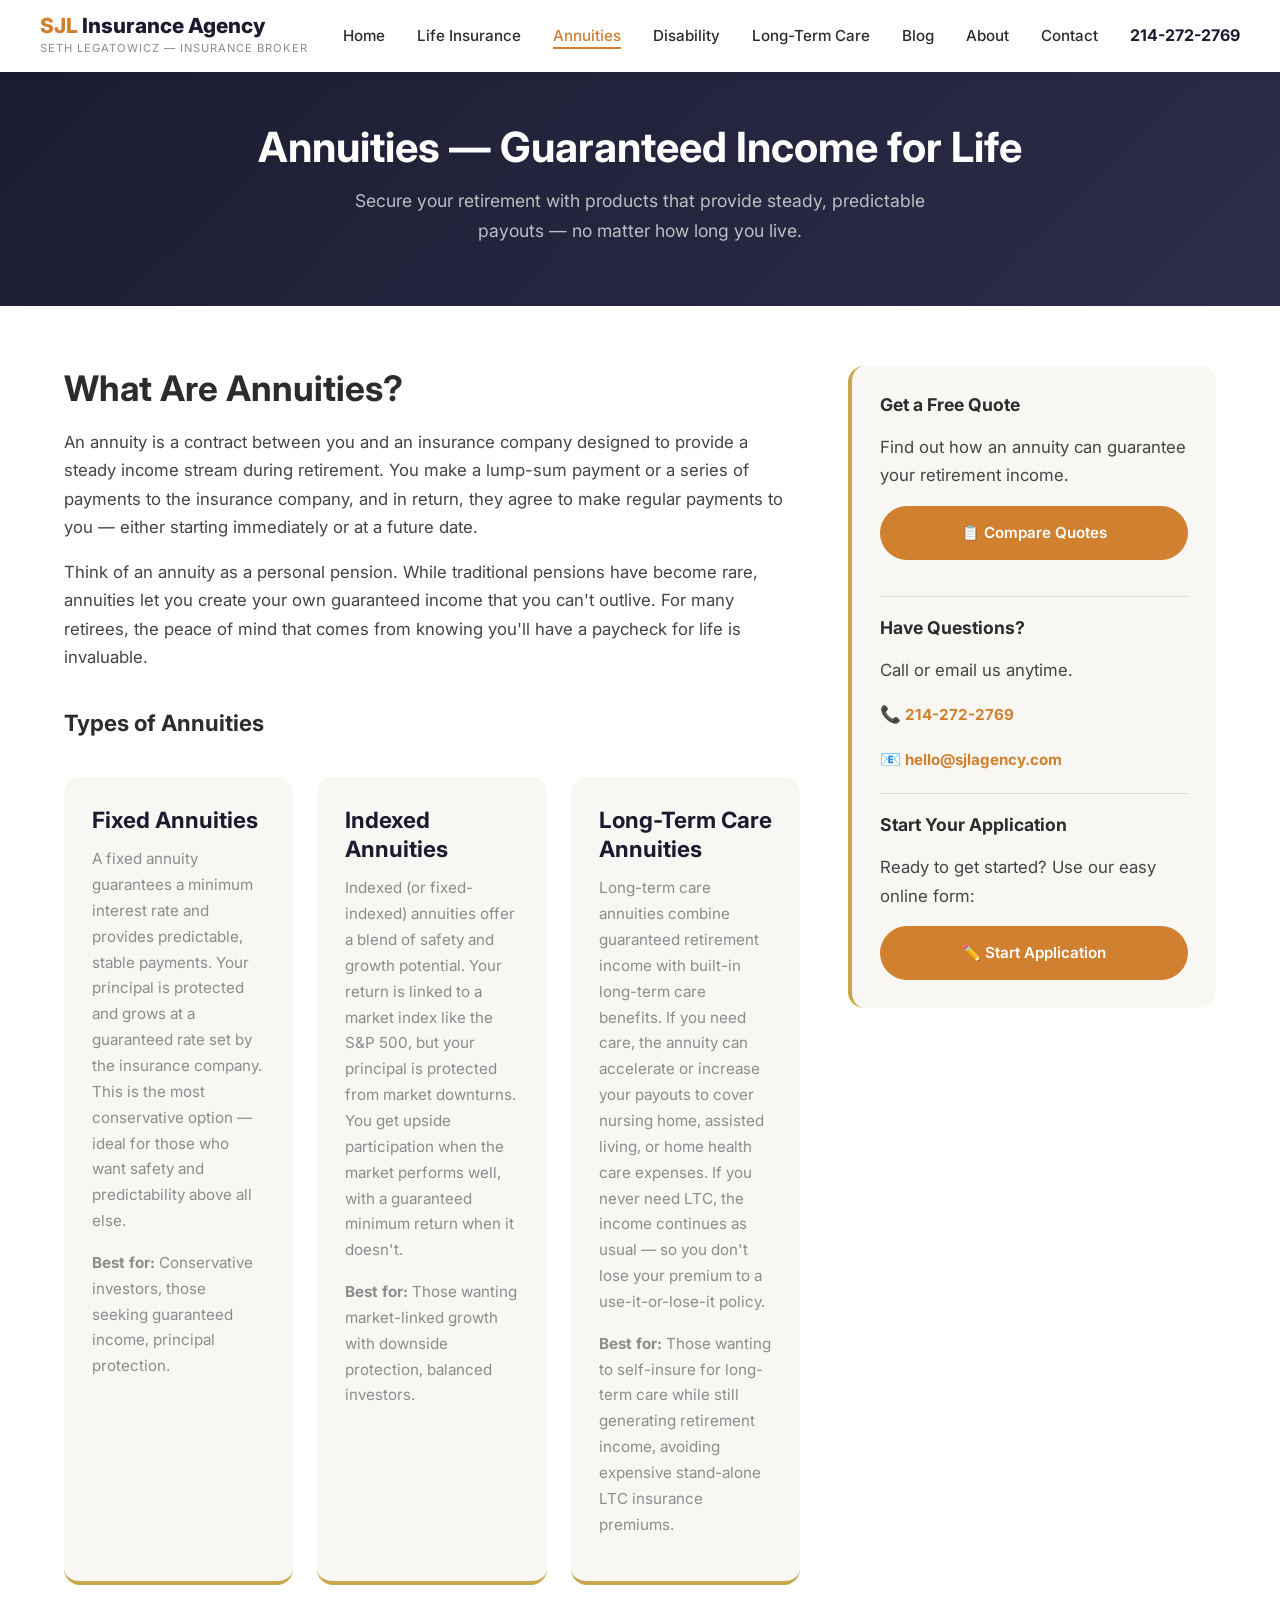
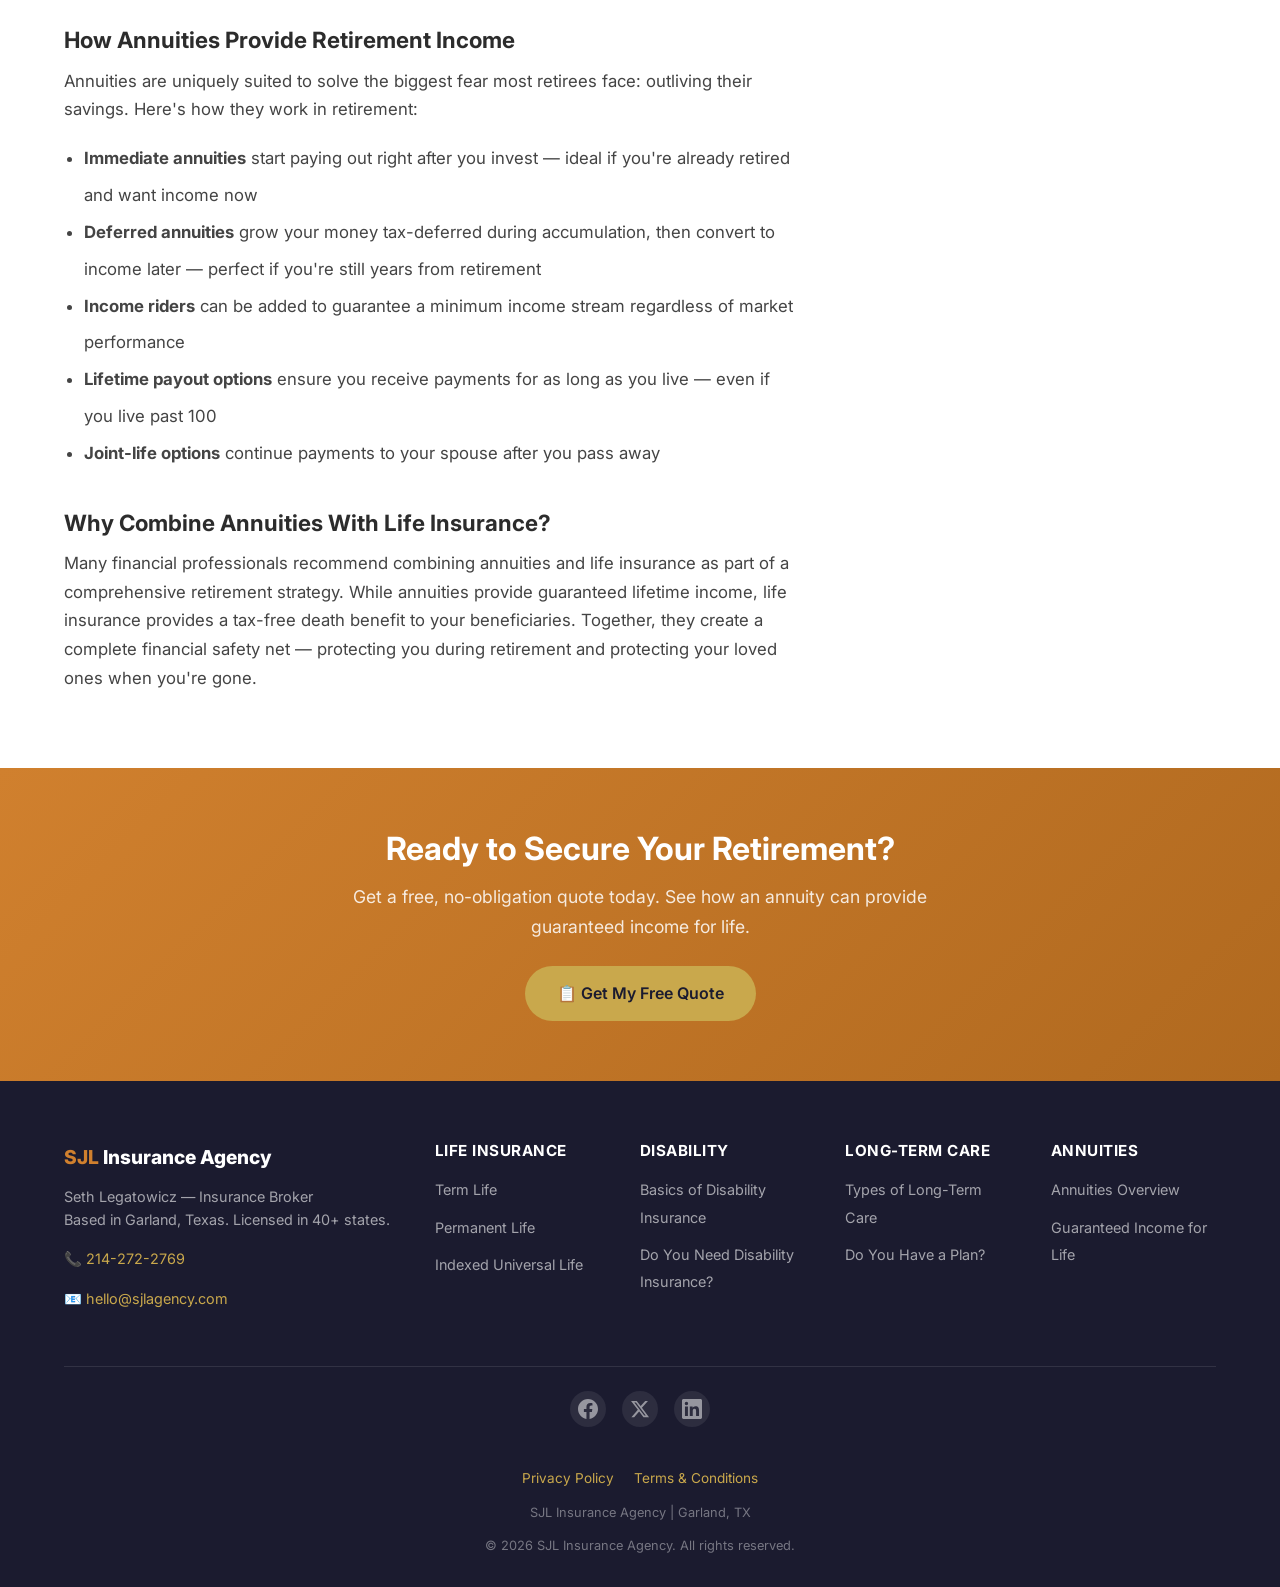
<file: annuities.html>
<!DOCTYPE html>
<html lang="en">
<head>
  <meta charset="UTF-8">
  <meta name="viewport" content="width=device-width, initial-scale=1.0">
  <title>Annuities | Guaranteed Income for Life | SJL Insurance Agency</title>
  <meta name="description" content="Annuities from SJL Insurance Agency — fixed, indexed, and long-term care annuities. Secure your retirement with guaranteed income for life.">
  <link rel="preconnect" href="https://fonts.googleapis.com">
  <link rel="preconnect" href="https://fonts.gstatic.com" crossorigin>
  <link href="https://fonts.googleapis.com/css2?family=Inter:wght@400;500;600;700;800&display=swap" rel="stylesheet">
  <link rel="stylesheet" href="/css/style.css">
  <link rel="canonical" href="https://sjlagency.com/annuities">
</head>
<body>

<nav class="navbar"><div class="navbar-inner">
  <a href="/" class="logo"><div>
    <div class="logo-text"><span>SJL</span> Insurance Agency</div>
    <div class="logo-sub">Seth Legatowicz — Insurance Broker</div>
  </div></a>
  <ul class="nav-links">
    <li><a href="/">Home</a></li>
    <li><a href="/life-insurance">Life Insurance</a></li>
    <li><a href="/annuities" class="active">Annuities</a></li>
    <li><a href="/disability-insurance">Disability</a></li>
    <li><a href="/long-term-care">Long-Term Care</a></li>
    <li><a href="/blog">Blog</a></li>
    <li><a href="/about">About</a></li>
    <li><a href="/contact">Contact</a></li>
    <li><a href="tel:2142722769" class="nav-phone">214-272-2769</a></li>
  </ul>
  <button class="mobile-toggle" aria-label="Menu"><span></span><span></span><span></span></button>
</div></nav>

<section class="page-header">
  <div class="container">
    <h1>Annuities — Guaranteed Income for Life</h1>
    <p>Secure your retirement with products that provide steady, predictable payouts — no matter how long you live.</p>
  </div>
</section>

<section class="content-section">
  <div class="container">
    <div class="content-grid">
      <div>
        <h2>What Are Annuities?</h2>
        <p>An annuity is a contract between you and an insurance company designed to provide a steady income stream during retirement. You make a lump-sum payment or a series of payments to the insurance company, and in return, they agree to make regular payments to you — either starting immediately or at a future date.</p>
        <p>Think of an annuity as a personal pension. While traditional pensions have become rare, annuities let you create your own guaranteed income that you can't outlive. For many retirees, the peace of mind that comes from knowing you'll have a paycheck for life is invaluable.</p>

        <h3 style="margin-top: 36px;">Types of Annuities</h3>

        <div class="insurance-types">
          <div class="insurance-type-card">
            <h3>Fixed Annuities</h3>
            <p>A fixed annuity guarantees a minimum interest rate and provides predictable, stable payments. Your principal is protected and grows at a guaranteed rate set by the insurance company. This is the most conservative option — ideal for those who want safety and predictability above all else.</p>
            <p><strong>Best for:</strong> Conservative investors, those seeking guaranteed income, principal protection.</p>
          </div>
          <div class="insurance-type-card">
            <h3>Indexed Annuities</h3>
            <p>Indexed (or fixed-indexed) annuities offer a blend of safety and growth potential. Your return is linked to a market index like the S&P 500, but your principal is protected from market downturns. You get upside participation when the market performs well, with a guaranteed minimum return when it doesn't.</p>
            <p><strong>Best for:</strong> Those wanting market-linked growth with downside protection, balanced investors.</p>
          </div>
          <div class="insurance-type-card">
            <h3>Long-Term Care Annuities</h3>
            <p>Long-term care annuities combine guaranteed retirement income with built-in long-term care benefits. If you need care, the annuity can accelerate or increase your payouts to cover nursing home, assisted living, or home health care expenses. If you never need LTC, the income continues as usual — so you don't lose your premium to a use-it-or-lose-it policy.</p>
            <p><strong>Best for:</strong> Those wanting to self-insure for long-term care while still generating retirement income, avoiding expensive stand-alone LTC insurance premiums.</p>
          </div>
        </div>

        <h3>How Annuities Provide Retirement Income</h3>
        <p>Annuities are uniquely suited to solve the biggest fear most retirees face: outliving their savings. Here's how they work in retirement:</p>
        <ul style="margin-left: 20px; line-height: 2.2; font-size: 1.05rem;">
          <li><strong>Immediate annuities</strong> start paying out right after you invest — ideal if you're already retired and want income now</li>
          <li><strong>Deferred annuities</strong> grow your money tax-deferred during accumulation, then convert to income later — perfect if you're still years from retirement</li>
          <li><strong>Income riders</strong> can be added to guarantee a minimum income stream regardless of market performance</li>
          <li><strong>Lifetime payout options</strong> ensure you receive payments for as long as you live — even if you live past 100</li>
          <li><strong>Joint-life options</strong> continue payments to your spouse after you pass away</li>
        </ul>

        <h3 style="margin-top: 36px;">Why Combine Annuities With Life Insurance?</h3>
        <p>Many financial professionals recommend combining annuities and life insurance as part of a comprehensive retirement strategy. While annuities provide guaranteed lifetime income, life insurance provides a tax-free death benefit to your beneficiaries. Together, they create a complete financial safety net — protecting you during retirement and protecting your loved ones when you're gone.</p>
      </div>
      <div class="content-sidebar">
        <h3>Get a Free Quote</h3>
        <p>Find out how an annuity can guarantee your retirement income.</p>
        <a href="/compare-quotes" class="btn btn-secondary" style="width: 100%; text-align: center; margin-bottom: 16px; color: #fff !important;"><span style="color: #fff !important;">📋 Compare Quotes</span></a>
        <hr style="border: none; border-top: 1px solid #ddd; margin: 20px 0;">
        <h3>Have Questions?</h3>
        <p>Call or email us anytime.</p>
        <p><strong>📞 <a href="tel:2142722769" style="color: var(--brand-warm);">214-272-2769</a></strong></p>
        <p><strong>📧 <a href="mailto:hello@sjlagency.com" style="color: var(--brand-warm);">hello@sjlagency.com</a></strong></p>
        <hr style="border: none; border-top: 1px solid #ddd; margin: 20px 0;">
        <h3>Start Your Application</h3>
        <p>Ready to get started? Use our easy online form:</p>
        <a href="/ezlife" class="btn btn-secondary" style="width: 100%; text-align: center;">✏️ Start Application</a>
      </div>
    </div>
  </div>
</section>

<section class="cta-banner">
  <div class="container">
    <h2>Ready to Secure Your Retirement?</h2>
    <p>Get a free, no-obligation quote today. See how an annuity can provide guaranteed income for life.</p>
    <a href="/compare-quotes" class="btn btn-primary">📋 Get My Free Quote</a>
  </div>
</section>

<footer class="footer">
  <div class="container">
    <div class="footer-grid">
      <div class="footer-brand">
        <div class="logo-text"><span>SJL</span> Insurance Agency</div>
        <p>Seth Legatowicz — Insurance Broker<br>Based in Garland, Texas. Licensed in 40+ states.</p>
        <p style="margin-top: 12px;"><a href="tel:2142722769" style="color: var(--accent-gold); text-decoration: none;">📞 214-272-2769</a></p>
        <p style="margin-top: 8px;"><a href="mailto:hello@sjlagency.com" style="color: var(--accent-gold); text-decoration: none;">📧 hello@sjlagency.com</a></p>
      </div>
      <div><h4>Life Insurance</h4>
        <ul class="footer-links">
          <li><a href="/life-insurance">Term Life</a></li>
          <li><a href="/life-insurance">Permanent Life</a></li>
          <li><a href="/life-insurance">Indexed Universal Life</a></li>
        </ul>
      </div>
      <div><h4>Disability</h4>
        <ul class="footer-links">
          <li><a href="/disability-insurance">Basics of Disability Insurance</a></li>
          <li><a href="/disability-insurance">Do You Need Disability Insurance?</a></li>
        </ul>
      </div>
      <div><h4>Long-Term Care</h4>
        <ul class="footer-links">
          <li><a href="/long-term-care">Types of Long-Term Care</a></li>
          <li><a href="/long-term-care">Do You Have a Plan?</a></li>
        </ul>
      </div>
      <div><h4>Annuities</h4>
        <ul class="footer-links">
          <li><a href="/annuities">Annuities Overview</a></li>
          <li><a href="/annuities">Guaranteed Income for Life</a></li>
        </ul>
      </div>
    </div>
    <div class="footer-bottom">
      <div class="footer-social">
        <a href="https://www.facebook.com/sjlagency" target="_blank" rel="noopener" aria-label="Facebook">
          <svg xmlns="http://www.w3.org/2000/svg" width="20" height="20" viewBox="0 0 24 24" fill="currentColor"><path d="M24 12.073c0-6.627-5.373-12-12-12s-12 5.373-12 12c0 5.99 4.388 10.954 10.125 11.854v-8.385H7.078v-3.47h3.047V9.43c0-3.007 1.792-4.669 4.533-4.669 1.312 0 2.686.235 2.686.235v2.953H15.83c-1.491 0-1.956.925-1.956 1.874v2.25h3.328l-.532 3.47h-2.796v8.385C19.612 23.027 24 18.062 24 12.073z"/></svg>
        </a>
        <a href="https://x.com/sjlagency" target="_blank" rel="noopener" aria-label="X / Twitter">
          <svg xmlns="http://www.w3.org/2000/svg" width="20" height="20" viewBox="0 0 24 24" fill="currentColor"><path d="M18.244 2.25h3.308l-7.227 8.26 8.502 11.24H16.17l-5.214-6.817L4.99 21.75H1.68l7.73-8.835L1.254 2.25H8.08l4.713 6.231zm-1.161 17.52h1.833L7.084 4.126H5.117z"/></svg>
        </a>
        <a href="https://linkedin.com/company/sjl-insurance-agency" target="_blank" rel="noopener" aria-label="LinkedIn">
          <svg xmlns="http://www.w3.org/2000/svg" width="20" height="20" viewBox="0 0 24 24" fill="currentColor"><path d="M20.447 20.452h-3.554v-5.569c0-1.328-.027-3.037-1.852-3.037-1.853 0-2.136 1.445-2.136 2.939v5.667H9.351V9h3.414v1.561h.046c.477-.9 1.637-1.85 3.37-1.85 3.601 0 4.267 2.37 4.267 5.455v6.286zM5.337 7.433a2.062 2.062 0 01-2.063-2.065 2.064 2.064 0 112.063 2.065zm1.782 13.019H3.555V9h3.564v11.452zM22.225 0H1.771C.792 0 0 .774 0 1.729v20.542C0 23.227.792 24 1.771 24h20.451C23.2 24 24 23.227 24 22.271V1.729C24 .774 23.2 0 22.222 0h.003z"/></svg>
        </a>
      </div>
      <div style="margin-top: 12px; display: flex; gap: 20px; justify-content: center; flex-wrap: wrap;">
        <a href="/privacy" style="color: var(--accent-gold); text-decoration: none; font-size: 0.85rem;">Privacy Policy</a>
        <a href="/terms" style="color: var(--accent-gold); text-decoration: none; font-size: 0.85rem;">Terms &amp; Conditions</a>
      </div>
      <p>SJL Insurance Agency | Garland, TX</p>
      <p>&copy; 2026 SJL Insurance Agency. All rights reserved.</p>
    </div>
  </div>
</footer>

<script src="/js/main.js"></script>
</body>
</html>
</file>
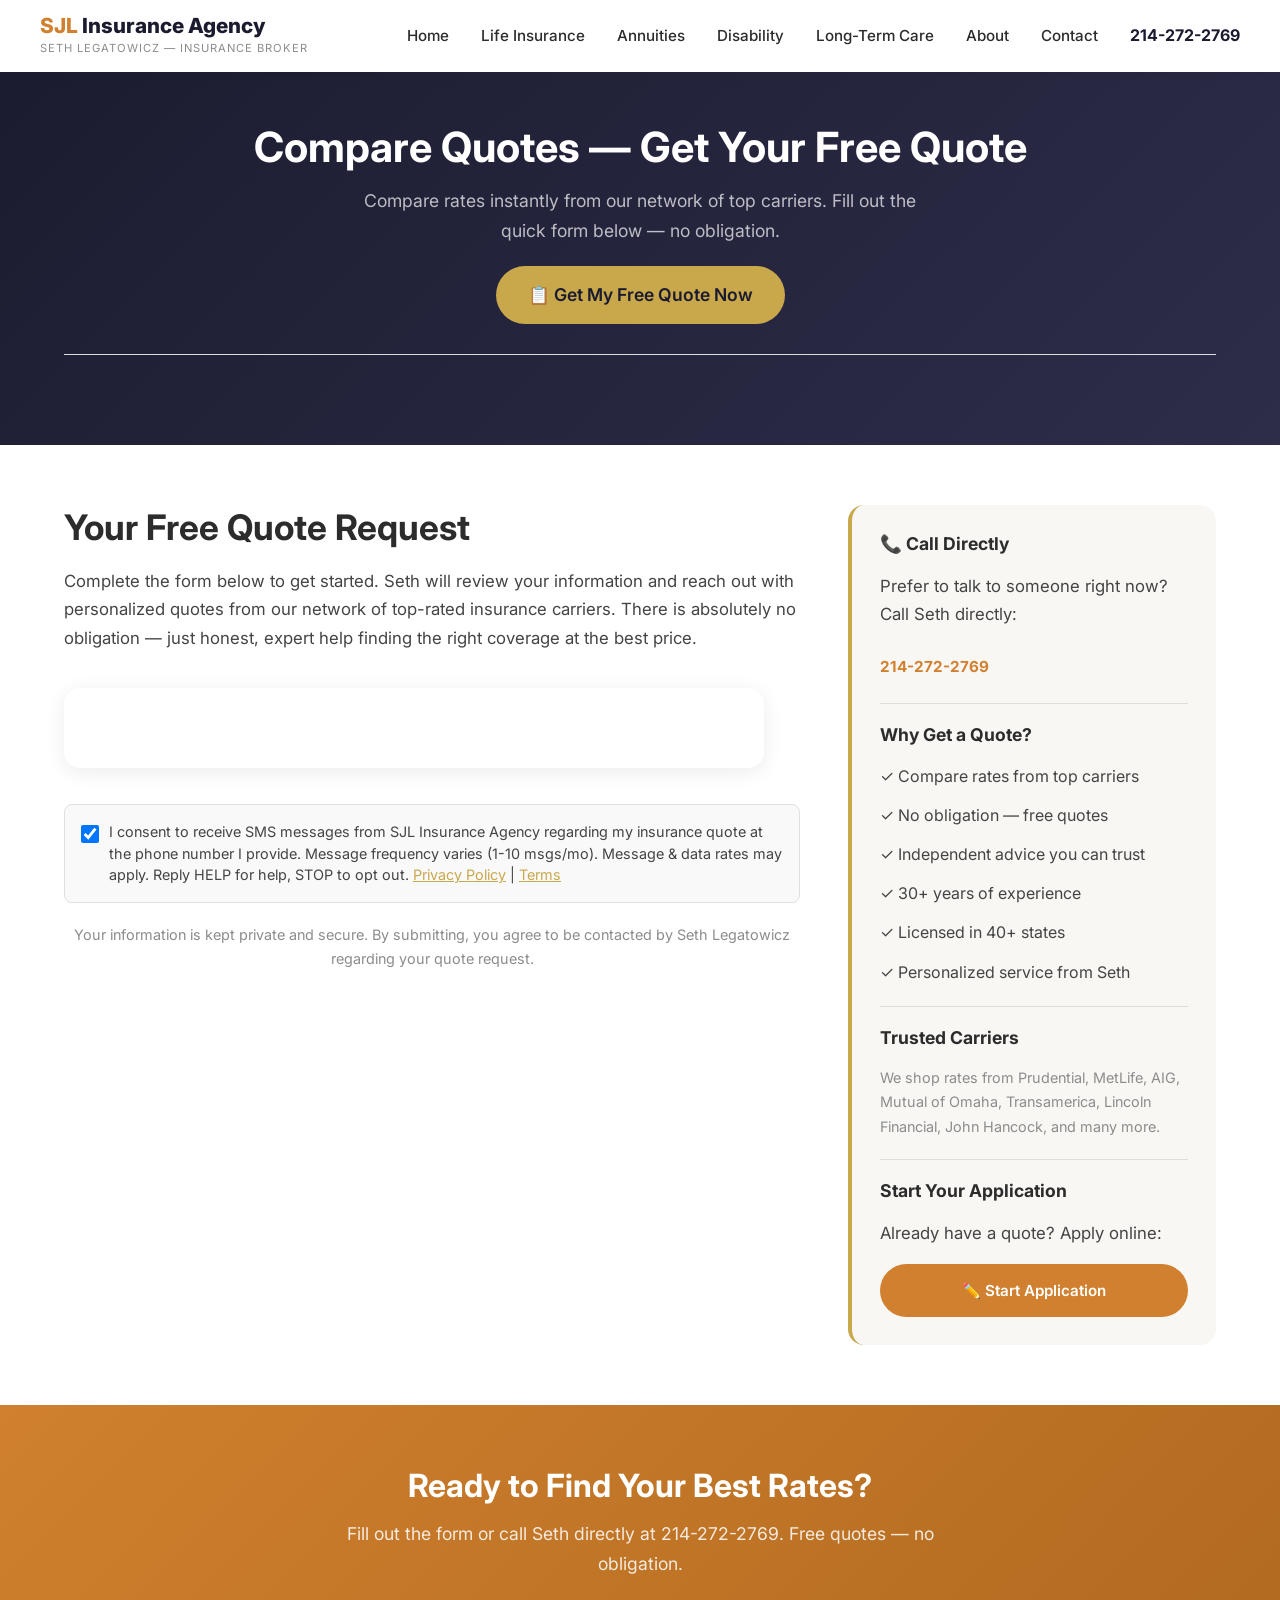
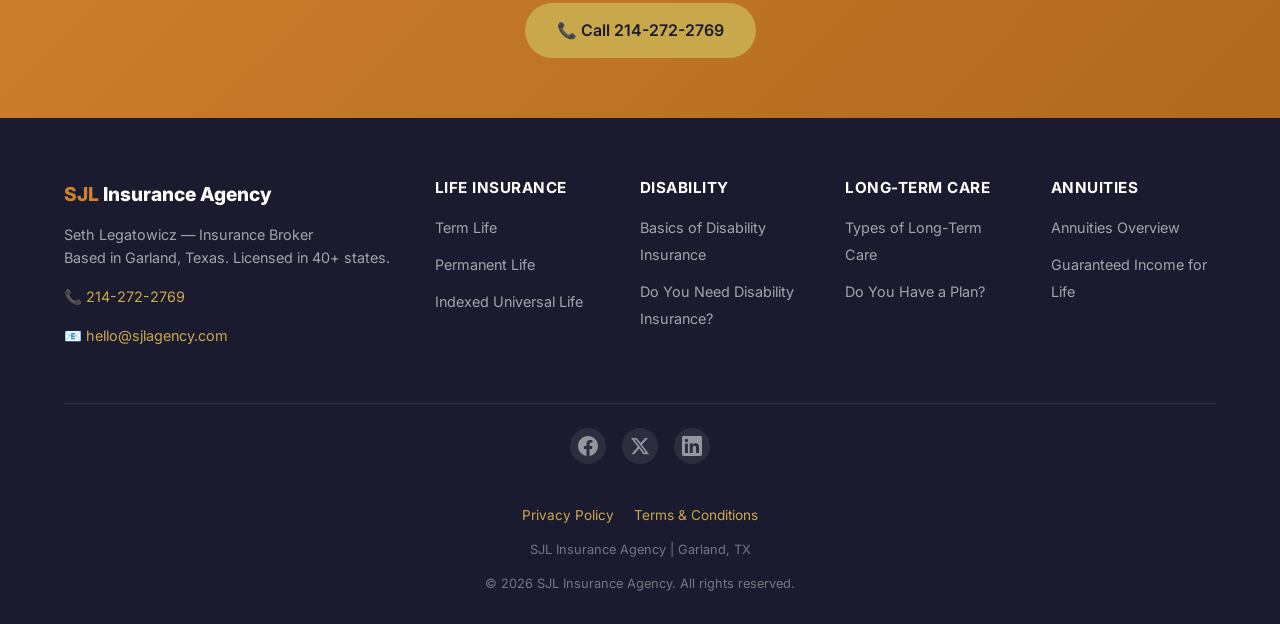
<file: compare-quotes.html>
<!DOCTYPE html>
<html lang="en">
<head>
  <meta charset="UTF-8">
  <meta name="viewport" content="width=device-width, initial-scale=1.0">
  <title>Compare Quotes | Free Insurance Quotes | SJL Insurance Agency</title>
  <meta name="description" content="Get a free insurance quote from SJL Insurance Agency. Compare rates from top carriers for life, annuity, disability, and long-term care coverage.">
  <link rel="preconnect" href="https://fonts.googleapis.com">
  <link rel="preconnect" href="https://fonts.gstatic.com" crossorigin>
  <link href="https://fonts.googleapis.com/css2?family=Inter:wght@400;500;600;700;800&display=swap" rel="stylesheet">
  <link rel="stylesheet" href="/css/style.css">
  <script src="https://pinney.insureio.com:443/quoting/widgets/1048.js" defer></script>
  <link rel="canonical" href="https://sjlagency.com/compare-quotes">
</head>
<body>

<nav class="navbar"><div class="navbar-inner">
  <a href="/" class="logo"><div>
    <div class="logo-text"><span>SJL</span> Insurance Agency</div>
    <div class="logo-sub">Seth Legatowicz — Insurance Broker</div>
  </div></a>
  <ul class="nav-links">
    <li><a href="/">Home</a></li>
    <li><a href="/life-insurance">Life Insurance</a></li>
    <li><a href="/annuities">Annuities</a></li>
    <li><a href="/disability-insurance">Disability</a></li>
    <li><a href="/long-term-care">Long-Term Care</a></li>
    <li><a href="/about">About</a></li>
    <li><a href="/contact">Contact</a></li>
    <li><a href="tel:2142722769" class="nav-phone">214-272-2769</a></li>
  </ul>
  <button class="mobile-toggle" aria-label="Menu"><span></span><span></span><span></span></button>
</div></nav>

<section class="page-header">
  <div class="container">
    <h1>Compare Quotes — Get Your Free Quote</h1>
    <p>Compare rates instantly from our network of top carriers. Fill out the quick form below — no obligation.</p>
        <p style="margin-top: 20px;"><a href="#get-a-quote" class="btn btn-primary" style="font-size: 1.1rem;">📋 Get My Free Quote Now</a></p>
        <hr style="margin: 30px 0; border: none; border-top: 1px solid #ddd;">
  </div>
</section>

<section class="content-section" id="get-a-quote">
  <div class="container">
    <div class="content-grid">
      <div>
        <h2>Your Free Quote Request</h2>
        <p>Complete the form below to get started. Seth will review your information and reach out with personalized quotes from our network of top-rated insurance carriers. There is absolutely no obligation — just honest, expert help finding the right coverage at the best price.</p>

        <div class="quote-form-container" style="margin: 36px 0;">
          <insureio-embedded-quoter w-id="1048" instance-id="0"></insureio-embedded-quoter>
        </div>

        <div class="sms-consent" style="margin: 20px 0; padding: 16px; background: #f9f9f9; border-radius: 8px; border: 1px solid #e0e0e0;">
          <label style="display: flex; align-items: flex-start; gap: 10px; cursor: pointer; font-size: 0.9rem; line-height: 1.5; color: #444;">
            <input type="checkbox" id="smsConsent" checked style="margin-top: 4px; width: 18px; height: 18px; flex-shrink: 0;">
            <span>I consent to receive SMS messages from SJL Insurance Agency regarding my insurance quote at the phone number I provide. Message frequency varies (1-10 msgs/mo). Message &amp; data rates may apply. Reply HELP for help, STOP to opt out. <a href="/privacy" style="color: var(--accent-gold);">Privacy Policy</a> | <a href="/terms" style="color: var(--accent-gold);">Terms</a></span>
          </label>
        </div>

        <p style="text-align: center; color: var(--mid-gray); font-size: 0.9rem;">Your information is kept private and secure. By submitting, you agree to be contacted by Seth Legatowicz regarding your quote request.</p>
      </div>
      <div class="content-sidebar">
        <h3>📞 Call Directly</h3>
        <p>Prefer to talk to someone right now? Call Seth directly:</p>
        <p style="font-size: 1.4rem; font-weight: 700;"><a href="tel:2142722769" style="color: var(--brand-warm); text-decoration: none;">214-272-2769</a></p>
        <hr style="border: none; border-top: 1px solid #ddd; margin: 20px 0;">
        <h3>Why Get a Quote?</h3>
        <ul style="list-style: none; padding: 0;">
          <li style="margin-bottom: 12px;">✓ Compare rates from top carriers</li>
          <li style="margin-bottom: 12px;">✓ No obligation — free quotes</li>
          <li style="margin-bottom: 12px;">✓ Independent advice you can trust</li>
          <li style="margin-bottom: 12px;">✓ 30+ years of experience</li>
          <li style="margin-bottom: 12px;">✓ Licensed in 40+ states</li>
          <li style="margin-bottom: 12px;">✓ Personalized service from Seth</li>
        </ul>
        <hr style="border: none; border-top: 1px solid #ddd; margin: 20px 0;">
        <h3>Trusted Carriers</h3>
        <p style="font-size: 0.9rem; color: var(--mid-gray);">We shop rates from Prudential, MetLife, AIG, Mutual of Omaha, Transamerica, Lincoln Financial, John Hancock, and many more.</p>
        <hr style="border: none; border-top: 1px solid #ddd; margin: 20px 0;">
        <h3>Start Your Application</h3>
        <p>Already have a quote? Apply online:</p>
        <a href="/ezlife" class="btn btn-secondary" style="width: 100%; text-align: center;">✏️ Start Application</a>
      </div>
    </div>
  </div>
</section>

<section class="cta-banner">
  <div class="container">
    <h2>Ready to Find Your Best Rates?</h2>
    <p>Fill out the form or call Seth directly at 214-272-2769. Free quotes — no obligation.</p>
    <a href="tel:2142722769" class="btn btn-primary">📞 Call 214-272-2769</a>
  </div>
</section>

<footer class="footer">
  <div class="container">
    <div class="footer-grid">
      <div class="footer-brand">
        <div class="logo-text"><span>SJL</span> Insurance Agency</div>
        <p>Seth Legatowicz — Insurance Broker<br>Based in Garland, Texas. Licensed in 40+ states.</p>
        <p style="margin-top: 12px;"><a href="tel:2142722769" style="color: var(--accent-gold); text-decoration: none;">📞 214-272-2769</a></p>
        <p style="margin-top: 8px;"><a href="mailto:hello@sjlagency.com" style="color: var(--accent-gold); text-decoration: none;">📧 hello@sjlagency.com</a></p>
      </div>
      <div><h4>Life Insurance</h4>
        <ul class="footer-links">
          <li><a href="/life-insurance">Term Life</a></li>
          <li><a href="/life-insurance">Permanent Life</a></li>
          <li><a href="/life-insurance">Indexed Universal Life</a></li>
        </ul>
      </div>
      <div><h4>Disability</h4>
        <ul class="footer-links">
          <li><a href="/disability-insurance">Basics of Disability Insurance</a></li>
          <li><a href="/disability-insurance">Do You Need Disability Insurance?</a></li>
        </ul>
      </div>
      <div><h4>Long-Term Care</h4>
        <ul class="footer-links">
          <li><a href="/long-term-care">Types of Long-Term Care</a></li>
          <li><a href="/long-term-care">Do You Have a Plan?</a></li>
        </ul>
      </div>
      <div><h4>Annuities</h4>
        <ul class="footer-links">
          <li><a href="/annuities">Annuities Overview</a></li>
          <li><a href="/annuities">Guaranteed Income for Life</a></li>
        </ul>
      </div>
    </div>
    <div class="footer-bottom">
      <div class="footer-social">
        <a href="https://www.facebook.com/sjlagency" target="_blank" rel="noopener" aria-label="Facebook">
          <svg xmlns="http://www.w3.org/2000/svg" width="20" height="20" viewBox="0 0 24 24" fill="currentColor"><path d="M24 12.073c0-6.627-5.373-12-12-12s-12 5.373-12 12c0 5.99 4.388 10.954 10.125 11.854v-8.385H7.078v-3.47h3.047V9.43c0-3.007 1.792-4.669 4.533-4.669 1.312 0 2.686.235 2.686.235v2.953H15.83c-1.491 0-1.956.925-1.956 1.874v2.25h3.328l-.532 3.47h-2.796v8.385C19.612 23.027 24 18.062 24 12.073z"/></svg>
        </a>
        <a href="https://x.com/sjlagency" target="_blank" rel="noopener" aria-label="X / Twitter">
          <svg xmlns="http://www.w3.org/2000/svg" width="20" height="20" viewBox="0 0 24 24" fill="currentColor"><path d="M18.244 2.25h3.308l-7.227 8.26 8.502 11.24H16.17l-5.214-6.817L4.99 21.75H1.68l7.73-8.835L1.254 2.25H8.08l4.713 6.231zm-1.161 17.52h1.833L7.084 4.126H5.117z"/></svg>
        </a>
        <a href="https://linkedin.com/company/sjl-insurance-agency" target="_blank" rel="noopener" aria-label="LinkedIn">
          <svg xmlns="http://www.w3.org/2000/svg" width="20" height="20" viewBox="0 0 24 24" fill="currentColor"><path d="M20.447 20.452h-3.554v-5.569c0-1.328-.027-3.037-1.852-3.037-1.853 0-2.136 1.445-2.136 2.939v5.667H9.351V9h3.414v1.561h.046c.477-.9 1.637-1.85 3.37-1.85 3.601 0 4.267 2.37 4.267 5.455v6.286zM5.337 7.433a2.062 2.062 0 01-2.063-2.065 2.064 2.064 0 112.063 2.065zm1.782 13.019H3.555V9h3.564v11.452zM22.225 0H1.771C.792 0 0 .774 0 1.729v20.542C0 23.227.792 24 1.771 24h20.451C23.2 24 24 23.227 24 22.271V1.729C24 .774 23.2 0 22.222 0h.003z"/></svg>
        </a>
      </div>
      <div style="margin-top: 12px; display: flex; gap: 20px; justify-content: center; flex-wrap: wrap;">
        <a href="/privacy" style="color: var(--accent-gold); text-decoration: none; font-size: 0.85rem;">Privacy Policy</a>
        <a href="/terms" style="color: var(--accent-gold); text-decoration: none; font-size: 0.85rem;">Terms &amp; Conditions</a>
      </div>
      <p>SJL Insurance Agency | Garland, TX</p>
      <p>&copy; 2026 SJL Insurance Agency. All rights reserved.</p>
    </div>
  </div>
</footer>

<script src="/js/main.js"></script>
</body>
</html>
</file>
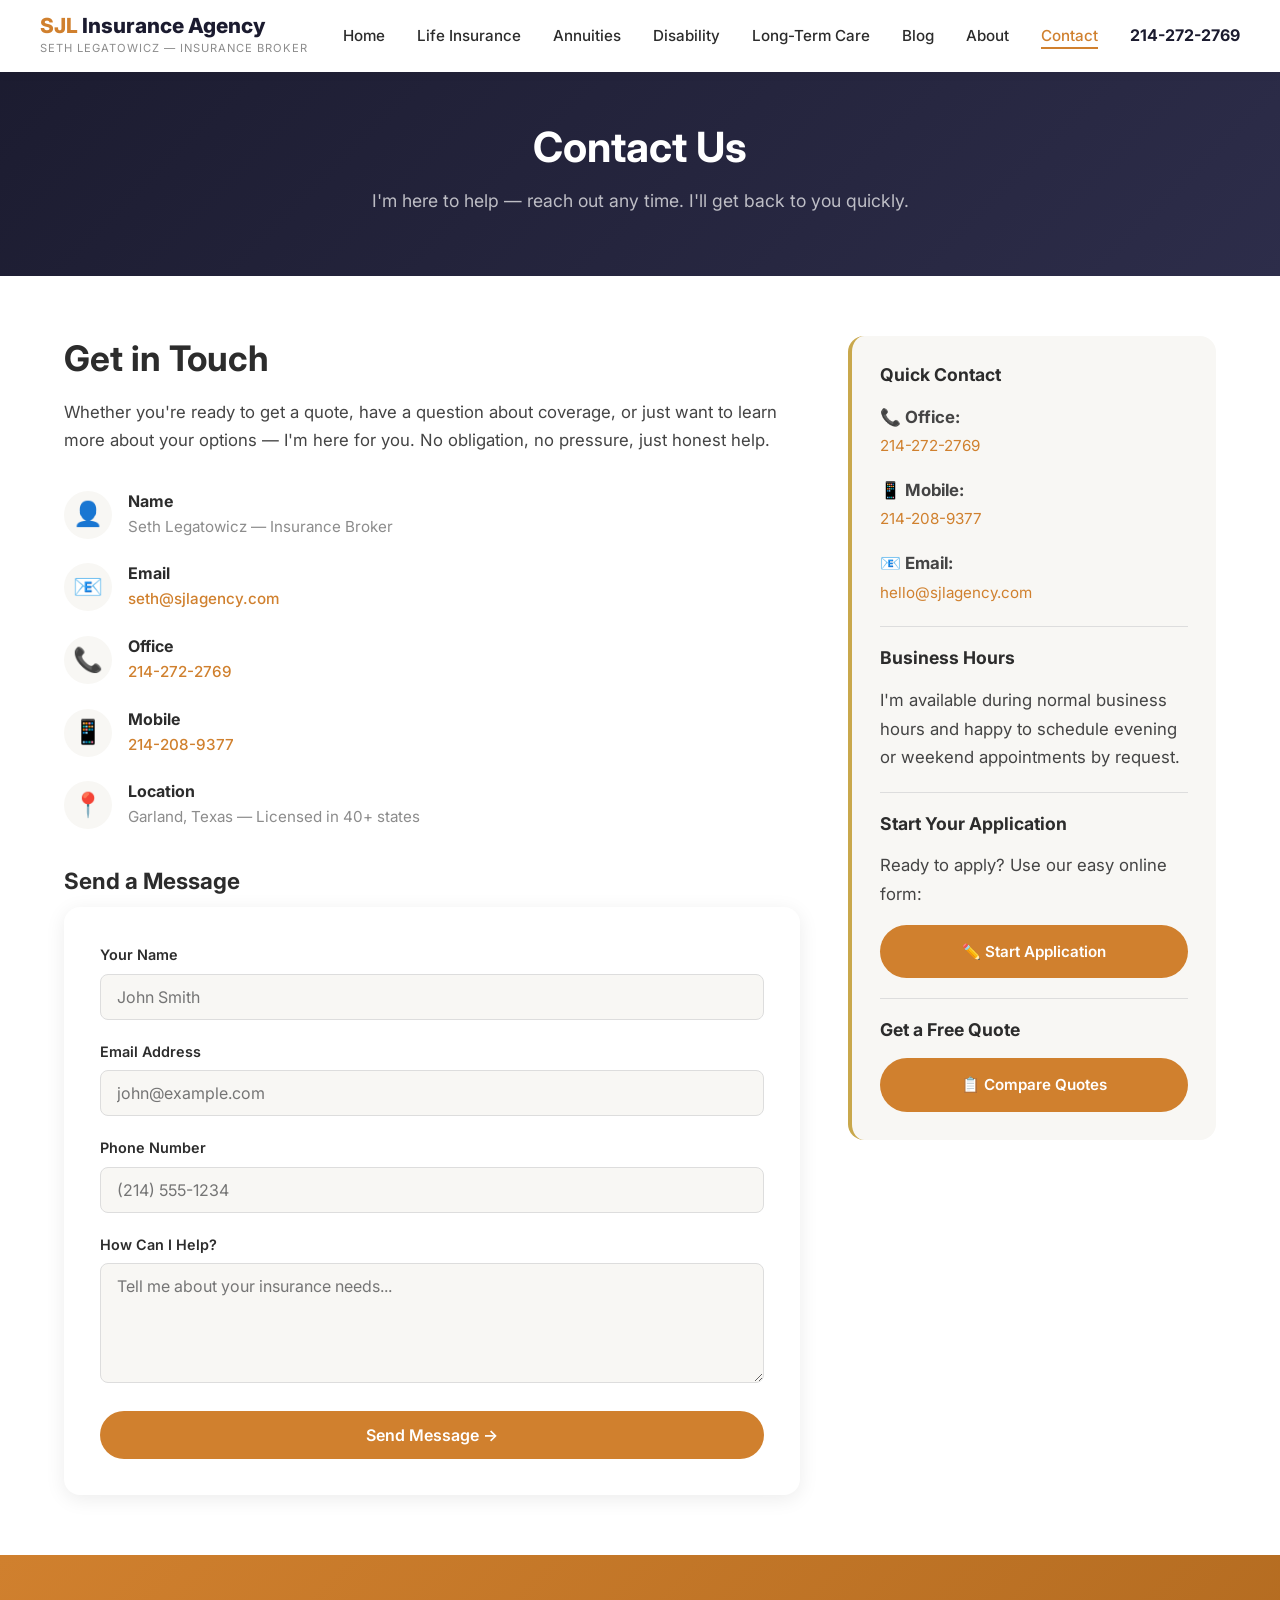
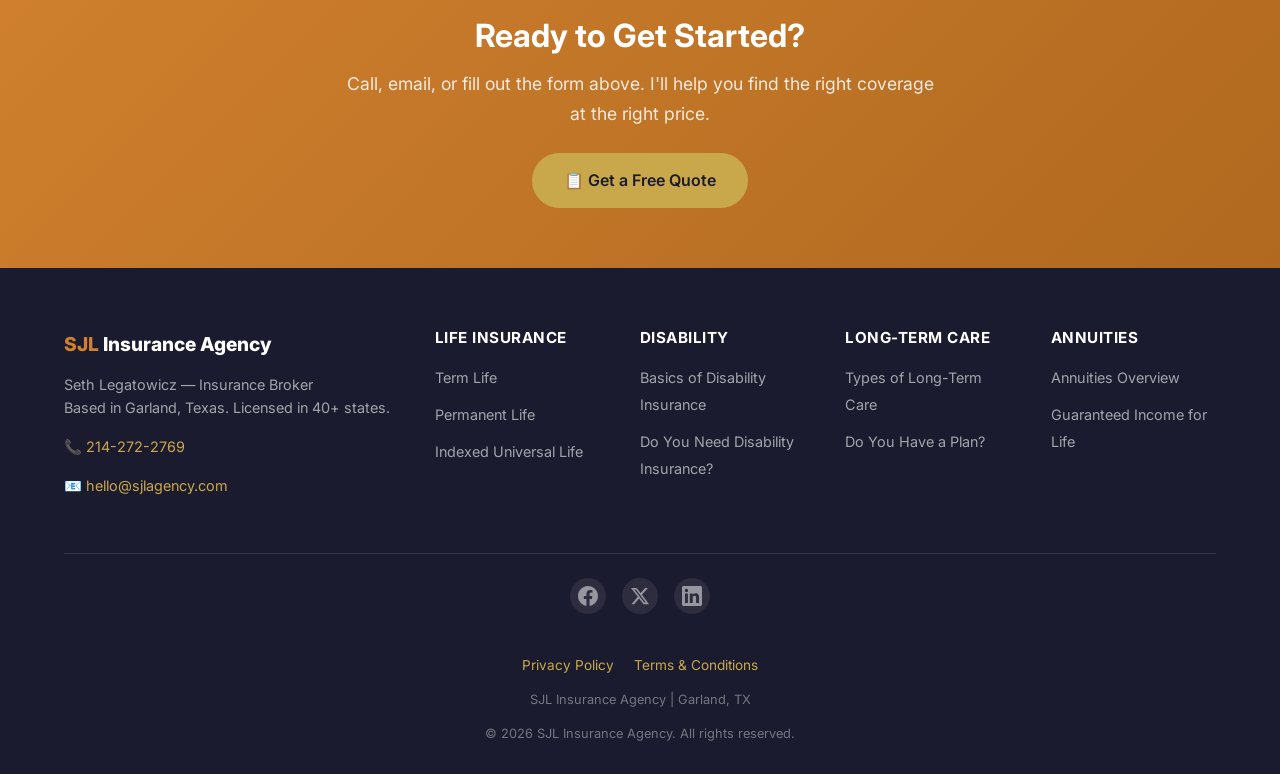
<file: contact.html>
<!DOCTYPE html>
<html lang="en">
<head>
  <meta charset="UTF-8">
  <meta name="viewport" content="width=device-width, initial-scale=1.0">
  <title>Contact Us | SJL Insurance Agency | Garland, TX</title>
  <meta name="description" content="Contact SJL Insurance Agency in Garland, TX. Seth Legatowicz — call 214-272-2769 or email seth@sjlagency.com for a free insurance quote.">
  <link rel="preconnect" href="https://fonts.googleapis.com">
  <link rel="preconnect" href="https://fonts.gstatic.com" crossorigin>
  <link href="https://fonts.googleapis.com/css2?family=Inter:wght@400;500;600;700;800&display=swap" rel="stylesheet">
  <link rel="stylesheet" href="/css/style.css">
  <link rel="canonical" href="https://sjlagency.com/contact">
</head>
<body>

<nav class="navbar"><div class="navbar-inner">
  <a href="/" class="logo"><div>
    <div class="logo-text"><span>SJL</span> Insurance Agency</div>
    <div class="logo-sub">Seth Legatowicz — Insurance Broker</div>
  </div></a>
  <ul class="nav-links">
    <li><a href="/">Home</a></li>
    <li><a href="/life-insurance">Life Insurance</a></li>
    <li><a href="/annuities">Annuities</a></li>
    <li><a href="/disability-insurance">Disability</a></li>
    <li><a href="/long-term-care">Long-Term Care</a></li>
    <li><a href="/blog">Blog</a></li>
    <li><a href="/about">About</a></li>
    <li><a href="/contact" class="active">Contact</a></li>
    <li><a href="tel:2142722769" class="nav-phone">214-272-2769</a></li>
  </ul>
  <button class="mobile-toggle" aria-label="Menu"><span></span><span></span><span></span></button>
</div></nav>

<section class="page-header">
  <div class="container">
    <h1>Contact Us</h1>
    <p>I'm here to help — reach out any time. I'll get back to you quickly.</p>
  </div>
</section>

<section class="content-section">
  <div class="container">
    <div class="content-grid">
      <div>
        <h2>Get in Touch</h2>
        <p>Whether you're ready to get a quote, have a question about coverage, or just want to learn more about your options — I'm here for you. No obligation, no pressure, just honest help.</p>

        <div style="margin: 36px 0;">
          <div class="contact-info-item">
            <div class="icon">👤</div>
            <div>
              <h4>Name</h4>
              <p>Seth Legatowicz — Insurance Broker</p>
            </div>
          </div>
          <div class="contact-info-item">
            <div class="icon">📧</div>
            <div>
              <h4>Email</h4>
              <p><a href="mailto:seth@sjlagency.com">seth@sjlagency.com</a></p>
            </div>
          </div>
          <div class="contact-info-item">
            <div class="icon">📞</div>
            <div>
              <h4>Office</h4>
              <p><a href="tel:2142722769">214-272-2769</a></p>
            </div>
          </div>
          <div class="contact-info-item">
            <div class="icon">📱</div>
            <div>
              <h4>Mobile</h4>
              <p><a href="tel:2142089377">214-208-9377</a></p>
            </div>
          </div>
          <div class="contact-info-item">
            <div class="icon">📍</div>
            <div>
              <h4>Location</h4>
              <p>Garland, Texas — Licensed in 40+ states</p>
            </div>
          </div>
        </div>

        <h3>Send a Message</h3>
        <form class="contact-form" action="#" method="POST" id="contactForm">
          <div class="form-group">
            <label for="name">Your Name</label>
            <input type="text" id="name" name="name" required placeholder="John Smith">
          </div>
          <div class="form-group">
            <label for="email">Email Address</label>
            <input type="email" id="email" name="email" required placeholder="john@example.com">
          </div>
          <div class="form-group">
            <label for="phone">Phone Number</label>
            <input type="tel" id="phone" name="phone" placeholder="(214) 555-1234">
          </div>
          <div class="form-group">
            <label for="message">How Can I Help?</label>
            <textarea id="message" name="message" required placeholder="Tell me about your insurance needs..."></textarea>
          </div>
          <button type="submit" class="btn btn-secondary" style="width: 100%;">Send Message →</button>
        </form>
      </div>
      <div class="content-sidebar">
        <h3>Quick Contact</h3>
        <p><strong>📞 Office:</strong><br><a href="tel:2142722769" style="color: var(--brand-warm);">214-272-2769</a></p>
        <p><strong>📱 Mobile:</strong><br><a href="tel:2142089377" style="color: var(--brand-warm);">214-208-9377</a></p>
        <p><strong>📧 Email:</strong><br><a href="mailto:hello@sjlagency.com" style="color: var(--brand-warm);">hello@sjlagency.com</a></p>
        <hr style="border: none; border-top: 1px solid #ddd; margin: 20px 0;">
        <h3>Business Hours</h3>
        <p>I'm available during normal business hours and happy to schedule evening or weekend appointments by request.</p>
        <hr style="border: none; border-top: 1px solid #ddd; margin: 20px 0;">
        <h3>Start Your Application</h3>
        <p>Ready to apply? Use our easy online form:</p>
        <a href="/ezlife" class="btn btn-secondary" style="width: 100%; text-align: center;">✏️ Start Application</a>
        <hr style="border: none; border-top: 1px solid #ddd; margin: 20px 0;">
        <h3>Get a Free Quote</h3>
        <a href="/compare-quotes" class="btn btn-secondary" style="width: 100%; text-align: center; color: #fff !important;"><span style="color: #fff !important;">📋 Compare Quotes</span></a>
      </div>
    </div>
  </div>
</section>

<section class="cta-banner">
  <div class="container">
    <h2>Ready to Get Started?</h2>
    <p>Call, email, or fill out the form above. I'll help you find the right coverage at the right price.</p>
    <a href="/compare-quotes" class="btn btn-primary">📋 Get a Free Quote</a>
  </div>
</section>

<footer class="footer">
  <div class="container">
    <div class="footer-grid">
      <div class="footer-brand">
        <div class="logo-text"><span>SJL</span> Insurance Agency</div>
        <p>Seth Legatowicz — Insurance Broker<br>Based in Garland, Texas. Licensed in 40+ states.</p>
        <p style="margin-top: 12px;"><a href="tel:2142722769" style="color: var(--accent-gold); text-decoration: none;">📞 214-272-2769</a></p>
        <p style="margin-top: 8px;"><a href="mailto:hello@sjlagency.com" style="color: var(--accent-gold); text-decoration: none;">📧 hello@sjlagency.com</a></p>
      </div>
      <div><h4>Life Insurance</h4>
        <ul class="footer-links">
          <li><a href="/life-insurance">Term Life</a></li>
          <li><a href="/life-insurance">Permanent Life</a></li>
          <li><a href="/life-insurance">Indexed Universal Life</a></li>
        </ul>
      </div>
      <div><h4>Disability</h4>
        <ul class="footer-links">
          <li><a href="/disability-insurance">Basics of Disability Insurance</a></li>
          <li><a href="/disability-insurance">Do You Need Disability Insurance?</a></li>
        </ul>
      </div>
      <div><h4>Long-Term Care</h4>
        <ul class="footer-links">
          <li><a href="/long-term-care">Types of Long-Term Care</a></li>
          <li><a href="/long-term-care">Do You Have a Plan?</a></li>
        </ul>
      </div>
      <div><h4>Annuities</h4>
        <ul class="footer-links">
          <li><a href="/annuities">Annuities Overview</a></li>
          <li><a href="/annuities">Guaranteed Income for Life</a></li>
        </ul>
      </div>
    </div>
    <div class="footer-bottom">
      <div class="footer-social">
        <a href="https://www.facebook.com/sjlagency" target="_blank" rel="noopener" aria-label="Facebook">
          <svg xmlns="http://www.w3.org/2000/svg" width="20" height="20" viewBox="0 0 24 24" fill="currentColor"><path d="M24 12.073c0-6.627-5.373-12-12-12s-12 5.373-12 12c0 5.99 4.388 10.954 10.125 11.854v-8.385H7.078v-3.47h3.047V9.43c0-3.007 1.792-4.669 4.533-4.669 1.312 0 2.686.235 2.686.235v2.953H15.83c-1.491 0-1.956.925-1.956 1.874v2.25h3.328l-.532 3.47h-2.796v8.385C19.612 23.027 24 18.062 24 12.073z"/></svg>
        </a>
        <a href="https://x.com/sjlagency" target="_blank" rel="noopener" aria-label="X / Twitter">
          <svg xmlns="http://www.w3.org/2000/svg" width="20" height="20" viewBox="0 0 24 24" fill="currentColor"><path d="M18.244 2.25h3.308l-7.227 8.26 8.502 11.24H16.17l-5.214-6.817L4.99 21.75H1.68l7.73-8.835L1.254 2.25H8.08l4.713 6.231zm-1.161 17.52h1.833L7.084 4.126H5.117z"/></svg>
        </a>
        <a href="https://linkedin.com/company/sjl-insurance-agency" target="_blank" rel="noopener" aria-label="LinkedIn">
          <svg xmlns="http://www.w3.org/2000/svg" width="20" height="20" viewBox="0 0 24 24" fill="currentColor"><path d="M20.447 20.452h-3.554v-5.569c0-1.328-.027-3.037-1.852-3.037-1.853 0-2.136 1.445-2.136 2.939v5.667H9.351V9h3.414v1.561h.046c.477-.9 1.637-1.85 3.37-1.85 3.601 0 4.267 2.37 4.267 5.455v6.286zM5.337 7.433a2.062 2.062 0 01-2.063-2.065 2.064 2.064 0 112.063 2.065zm1.782 13.019H3.555V9h3.564v11.452zM22.225 0H1.771C.792 0 0 .774 0 1.729v20.542C0 23.227.792 24 1.771 24h20.451C23.2 24 24 23.227 24 22.271V1.729C24 .774 23.2 0 22.222 0h.003z"/></svg>
        </a>
      </div>
      <div style="margin-top: 12px; display: flex; gap: 20px; justify-content: center; flex-wrap: wrap;">
        <a href="/privacy" style="color: var(--accent-gold); text-decoration: none; font-size: 0.85rem;">Privacy Policy</a>
        <a href="/terms" style="color: var(--accent-gold); text-decoration: none; font-size: 0.85rem;">Terms &amp; Conditions</a>
      </div>
      <p>SJL Insurance Agency | Garland, TX</p>
      <p>&copy; 2026 SJL Insurance Agency. All rights reserved.</p>
    </div>
  </div>
</footer>

<script src="/js/main.js"></script>
</body>
</html>
</file>
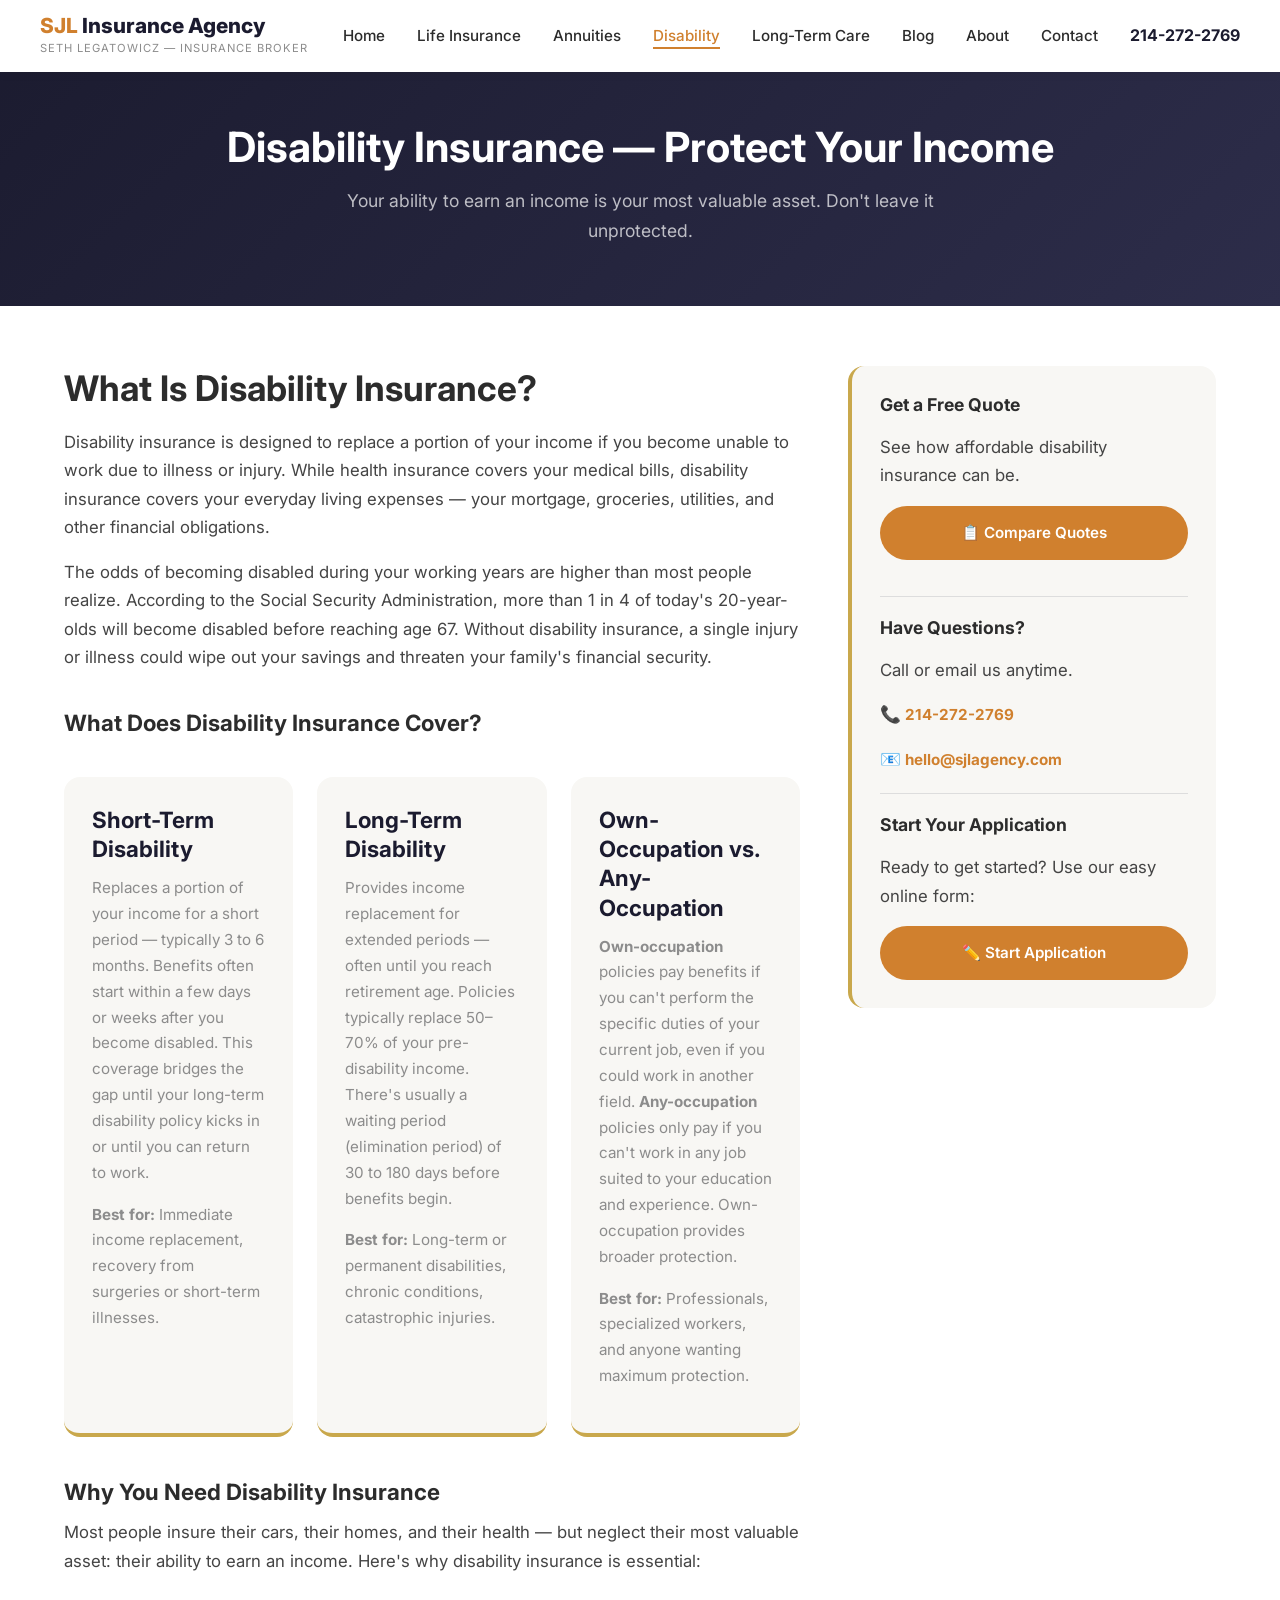
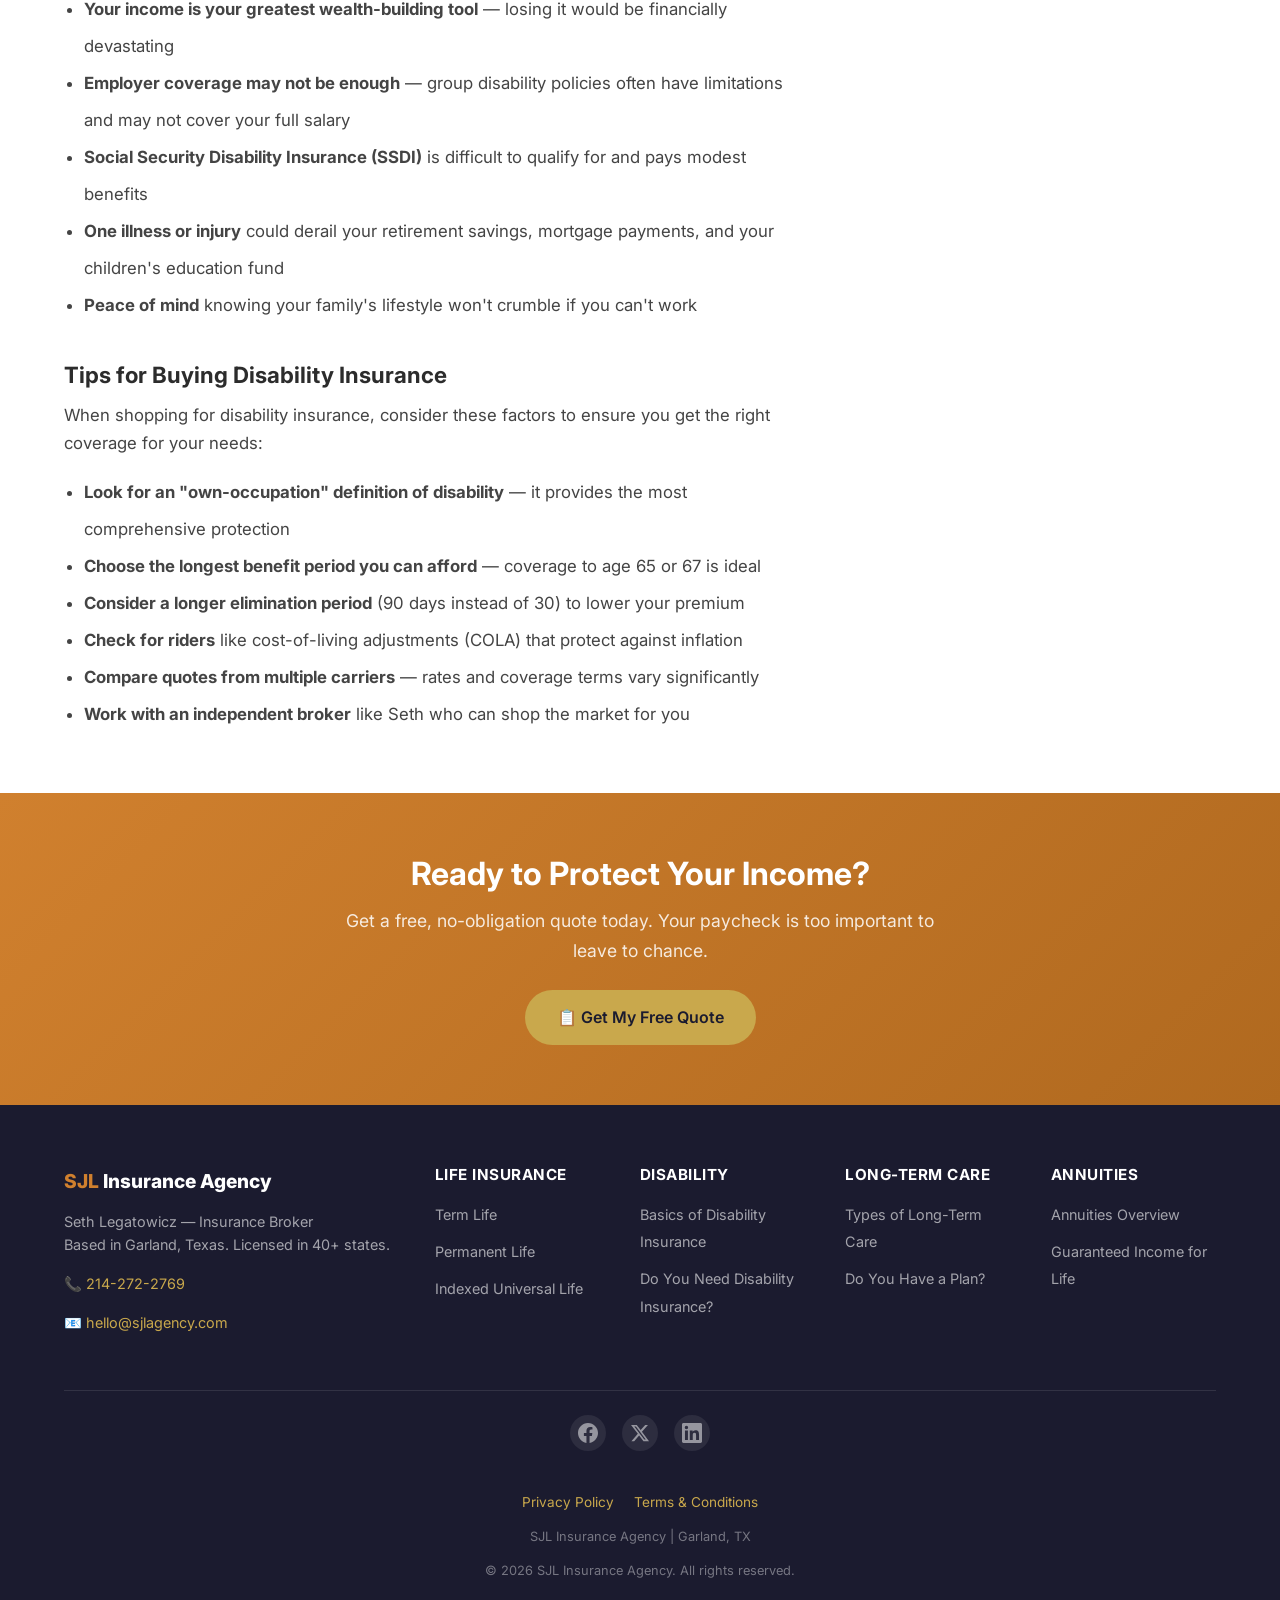
<file: disability-insurance.html>
<!DOCTYPE html>
<html lang="en">
<head>
  <meta charset="UTF-8">
  <meta name="viewport" content="width=device-width, initial-scale=1.0">
  <title>Disability Insurance | Protect Your Income | SJL Insurance Agency</title>
  <meta name="description" content="Disability insurance from SJL Insurance Agency. Protect your income if you're unable to work. Essential coverage for your most valuable asset — your ability to earn.">
  <link rel="preconnect" href="https://fonts.googleapis.com">
  <link rel="preconnect" href="https://fonts.gstatic.com" crossorigin>
  <link href="https://fonts.googleapis.com/css2?family=Inter:wght@400;500;600;700;800&display=swap" rel="stylesheet">
  <link rel="stylesheet" href="/css/style.css">
  <link rel="canonical" href="https://sjlagency.com/disability-insurance">
</head>
<body>

<nav class="navbar"><div class="navbar-inner">
  <a href="/" class="logo"><div>
    <div class="logo-text"><span>SJL</span> Insurance Agency</div>
    <div class="logo-sub">Seth Legatowicz — Insurance Broker</div>
  </div></a>
  <ul class="nav-links">
    <li><a href="/">Home</a></li>
    <li><a href="/life-insurance">Life Insurance</a></li>
    <li><a href="/annuities">Annuities</a></li>
    <li><a href="/disability-insurance" class="active">Disability</a></li>
    <li><a href="/long-term-care">Long-Term Care</a></li>
    <li><a href="/blog">Blog</a></li>
    <li><a href="/about">About</a></li>
    <li><a href="/contact">Contact</a></li>
    <li><a href="tel:2142722769" class="nav-phone">214-272-2769</a></li>
  </ul>
  <button class="mobile-toggle" aria-label="Menu"><span></span><span></span><span></span></button>
</div></nav>

<section class="page-header">
  <div class="container">
    <h1>Disability Insurance — Protect Your Income</h1>
    <p>Your ability to earn an income is your most valuable asset. Don't leave it unprotected.</p>
  </div>
</section>

<section class="content-section">
  <div class="container">
    <div class="content-grid">
      <div>
        <h2>What Is Disability Insurance?</h2>
        <p>Disability insurance is designed to replace a portion of your income if you become unable to work due to illness or injury. While health insurance covers your medical bills, disability insurance covers your everyday living expenses — your mortgage, groceries, utilities, and other financial obligations.</p>
        <p>The odds of becoming disabled during your working years are higher than most people realize. According to the Social Security Administration, more than 1 in 4 of today's 20-year-olds will become disabled before reaching age 67. Without disability insurance, a single injury or illness could wipe out your savings and threaten your family's financial security.</p>

        <h3 style="margin-top: 36px;">What Does Disability Insurance Cover?</h3>

        <div class="insurance-types">
          <div class="insurance-type-card">
            <h3>Short-Term Disability</h3>
            <p>Replaces a portion of your income for a short period — typically 3 to 6 months. Benefits often start within a few days or weeks after you become disabled. This coverage bridges the gap until your long-term disability policy kicks in or until you can return to work.</p>
            <p><strong>Best for:</strong> Immediate income replacement, recovery from surgeries or short-term illnesses.</p>
          </div>
          <div class="insurance-type-card">
            <h3>Long-Term Disability</h3>
            <p>Provides income replacement for extended periods — often until you reach retirement age. Policies typically replace 50–70% of your pre-disability income. There's usually a waiting period (elimination period) of 30 to 180 days before benefits begin.</p>
            <p><strong>Best for:</strong> Long-term or permanent disabilities, chronic conditions, catastrophic injuries.</p>
          </div>
          <div class="insurance-type-card">
            <h3>Own-Occupation vs. Any-Occupation</h3>
            <p><strong>Own-occupation</strong> policies pay benefits if you can't perform the specific duties of your current job, even if you could work in another field. <strong>Any-occupation</strong> policies only pay if you can't work in any job suited to your education and experience. Own-occupation provides broader protection.</p>
            <p><strong>Best for:</strong> Professionals, specialized workers, and anyone wanting maximum protection.</p>
          </div>
        </div>

        <h3>Why You Need Disability Insurance</h3>
        <p>Most people insure their cars, their homes, and their health — but neglect their most valuable asset: their ability to earn an income. Here's why disability insurance is essential:</p>
        <ul style="margin-left: 20px; line-height: 2.2; font-size: 1.05rem;">
          <li><strong>Your income is your greatest wealth-building tool</strong> — losing it would be financially devastating</li>
          <li><strong>Employer coverage may not be enough</strong> — group disability policies often have limitations and may not cover your full salary</li>
          <li><strong>Social Security Disability Insurance (SSDI)</strong> is difficult to qualify for and pays modest benefits</li>
          <li><strong>One illness or injury</strong> could derail your retirement savings, mortgage payments, and your children's education fund</li>
          <li><strong>Peace of mind</strong> knowing your family's lifestyle won't crumble if you can't work</li>
        </ul>

        <h3 style="margin-top: 36px;">Tips for Buying Disability Insurance</h3>
        <p>When shopping for disability insurance, consider these factors to ensure you get the right coverage for your needs:</p>
        <ul style="margin-left: 20px; line-height: 2.2; font-size: 1.05rem;">
          <li><strong>Look for an "own-occupation" definition of disability</strong> — it provides the most comprehensive protection</li>
          <li><strong>Choose the longest benefit period you can afford</strong> — coverage to age 65 or 67 is ideal</li>
          <li><strong>Consider a longer elimination period</strong> (90 days instead of 30) to lower your premium</li>
          <li><strong>Check for riders</strong> like cost-of-living adjustments (COLA) that protect against inflation</li>
          <li><strong>Compare quotes from multiple carriers</strong> — rates and coverage terms vary significantly</li>
          <li><strong>Work with an independent broker</strong> like Seth who can shop the market for you</li>
        </ul>
      </div>
      <div class="content-sidebar">
        <h3>Get a Free Quote</h3>
        <p>See how affordable disability insurance can be.</p>
        <a href="/compare-quotes" class="btn btn-secondary" style="width: 100%; text-align: center; margin-bottom: 16px; color: #fff !important;"><span style="color: #fff !important;">📋 Compare Quotes</span></a>
        <hr style="border: none; border-top: 1px solid #ddd; margin: 20px 0;">
        <h3>Have Questions?</h3>
        <p>Call or email us anytime.</p>
        <p><strong>📞 <a href="tel:2142722769" style="color: var(--brand-warm);">214-272-2769</a></strong></p>
        <p><strong>📧 <a href="mailto:hello@sjlagency.com" style="color: var(--brand-warm);">hello@sjlagency.com</a></strong></p>
        <hr style="border: none; border-top: 1px solid #ddd; margin: 20px 0;">
        <h3>Start Your Application</h3>
        <p>Ready to get started? Use our easy online form:</p>
        <a href="/ezlife" class="btn btn-secondary" style="width: 100%; text-align: center;">✏️ Start Application</a>
      </div>
    </div>
  </div>
</section>

<section class="cta-banner">
  <div class="container">
    <h2>Ready to Protect Your Income?</h2>
    <p>Get a free, no-obligation quote today. Your paycheck is too important to leave to chance.</p>
    <a href="/compare-quotes" class="btn btn-primary">📋 Get My Free Quote</a>
  </div>
</section>

<footer class="footer">
  <div class="container">
    <div class="footer-grid">
      <div class="footer-brand">
        <div class="logo-text"><span>SJL</span> Insurance Agency</div>
        <p>Seth Legatowicz — Insurance Broker<br>Based in Garland, Texas. Licensed in 40+ states.</p>
        <p style="margin-top: 12px;"><a href="tel:2142722769" style="color: var(--accent-gold); text-decoration: none;">📞 214-272-2769</a></p>
        <p style="margin-top: 8px;"><a href="mailto:hello@sjlagency.com" style="color: var(--accent-gold); text-decoration: none;">📧 hello@sjlagency.com</a></p>
      </div>
      <div><h4>Life Insurance</h4>
        <ul class="footer-links">
          <li><a href="/life-insurance">Term Life</a></li>
          <li><a href="/life-insurance">Permanent Life</a></li>
          <li><a href="/life-insurance">Indexed Universal Life</a></li>
        </ul>
      </div>
      <div><h4>Disability</h4>
        <ul class="footer-links">
          <li><a href="/disability-insurance">Basics of Disability Insurance</a></li>
          <li><a href="/disability-insurance">Do You Need Disability Insurance?</a></li>
        </ul>
      </div>
      <div><h4>Long-Term Care</h4>
        <ul class="footer-links">
          <li><a href="/long-term-care">Types of Long-Term Care</a></li>
          <li><a href="/long-term-care">Do You Have a Plan?</a></li>
        </ul>
      </div>
      <div><h4>Annuities</h4>
        <ul class="footer-links">
          <li><a href="/annuities">Annuities Overview</a></li>
          <li><a href="/annuities">Guaranteed Income for Life</a></li>
        </ul>
      </div>
    </div>
    <div class="footer-bottom">
      <div class="footer-social">
        <a href="https://www.facebook.com/sjlagency" target="_blank" rel="noopener" aria-label="Facebook">
          <svg xmlns="http://www.w3.org/2000/svg" width="20" height="20" viewBox="0 0 24 24" fill="currentColor"><path d="M24 12.073c0-6.627-5.373-12-12-12s-12 5.373-12 12c0 5.99 4.388 10.954 10.125 11.854v-8.385H7.078v-3.47h3.047V9.43c0-3.007 1.792-4.669 4.533-4.669 1.312 0 2.686.235 2.686.235v2.953H15.83c-1.491 0-1.956.925-1.956 1.874v2.25h3.328l-.532 3.47h-2.796v8.385C19.612 23.027 24 18.062 24 12.073z"/></svg>
        </a>
        <a href="https://x.com/sjlagency" target="_blank" rel="noopener" aria-label="X / Twitter">
          <svg xmlns="http://www.w3.org/2000/svg" width="20" height="20" viewBox="0 0 24 24" fill="currentColor"><path d="M18.244 2.25h3.308l-7.227 8.26 8.502 11.24H16.17l-5.214-6.817L4.99 21.75H1.68l7.73-8.835L1.254 2.25H8.08l4.713 6.231zm-1.161 17.52h1.833L7.084 4.126H5.117z"/></svg>
        </a>
        <a href="https://linkedin.com/company/sjl-insurance-agency" target="_blank" rel="noopener" aria-label="LinkedIn">
          <svg xmlns="http://www.w3.org/2000/svg" width="20" height="20" viewBox="0 0 24 24" fill="currentColor"><path d="M20.447 20.452h-3.554v-5.569c0-1.328-.027-3.037-1.852-3.037-1.853 0-2.136 1.445-2.136 2.939v5.667H9.351V9h3.414v1.561h.046c.477-.9 1.637-1.85 3.37-1.85 3.601 0 4.267 2.37 4.267 5.455v6.286zM5.337 7.433a2.062 2.062 0 01-2.063-2.065 2.064 2.064 0 112.063 2.065zm1.782 13.019H3.555V9h3.564v11.452zM22.225 0H1.771C.792 0 0 .774 0 1.729v20.542C0 23.227.792 24 1.771 24h20.451C23.2 24 24 23.227 24 22.271V1.729C24 .774 23.2 0 22.222 0h.003z"/></svg>
        </a>
      </div>
      <div style="margin-top: 12px; display: flex; gap: 20px; justify-content: center; flex-wrap: wrap;">
        <a href="/privacy" style="color: var(--accent-gold); text-decoration: none; font-size: 0.85rem;">Privacy Policy</a>
        <a href="/terms" style="color: var(--accent-gold); text-decoration: none; font-size: 0.85rem;">Terms &amp; Conditions</a>
      </div>
      <p>SJL Insurance Agency | Garland, TX</p>
      <p>&copy; 2026 SJL Insurance Agency. All rights reserved.</p>
    </div>
  </div>
</footer>

<script src="/js/main.js"></script>
</body>
</html>
</file>
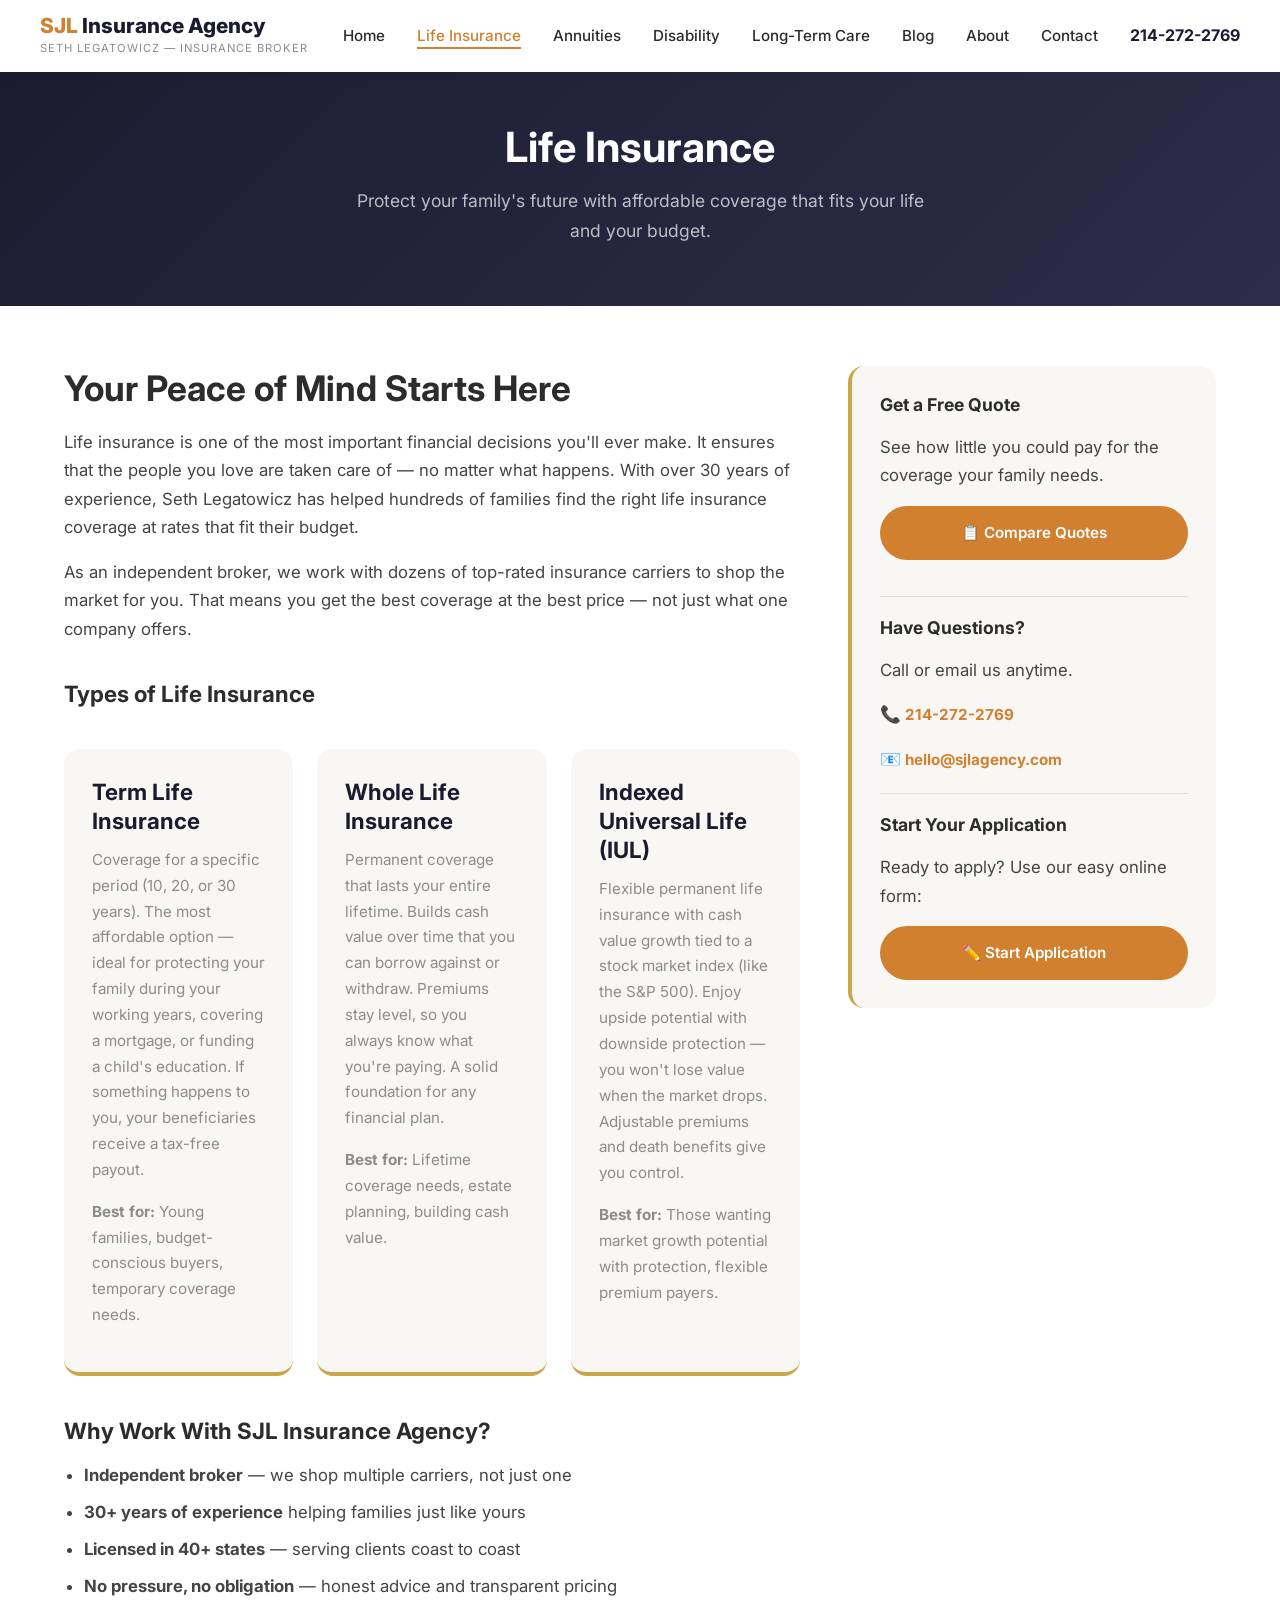
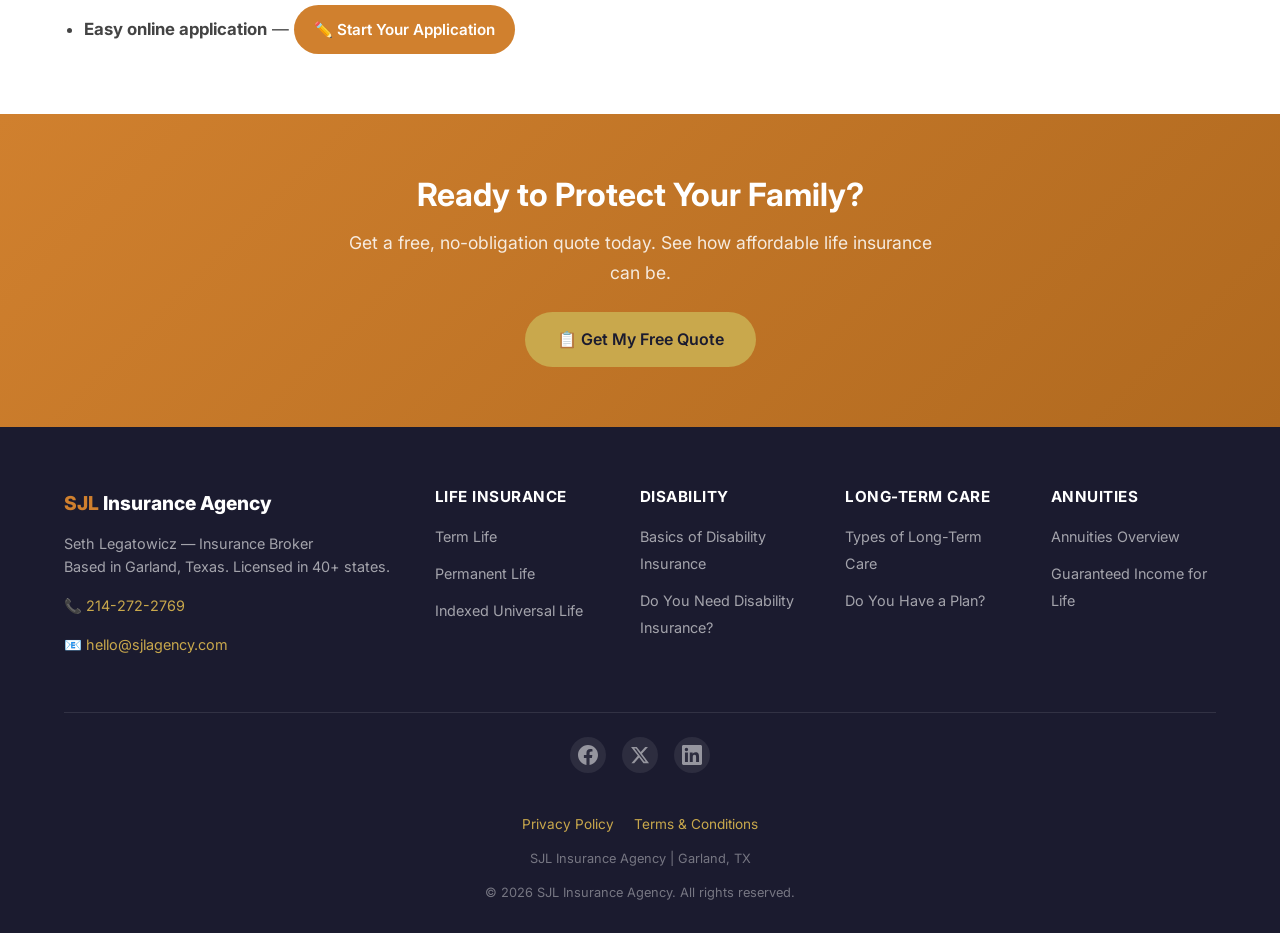
<file: life-insurance.html>
<!DOCTYPE html>
<html lang="en">
<head>
  <meta charset="UTF-8">
  <meta name="viewport" content="width=device-width, initial-scale=1.0">
  <title>Life Insurance | Term, Whole, IUL | SJL Insurance Agency</title>
  <meta name="description" content="Life insurance from SJL Insurance Agency. Term life, whole life, and indexed universal life policies. Get affordable coverage tailored to your needs.">
  <link rel="preconnect" href="https://fonts.googleapis.com">
  <link rel="preconnect" href="https://fonts.gstatic.com" crossorigin>
  <link href="https://fonts.googleapis.com/css2?family=Inter:wght@400;500;600;700;800&display=swap" rel="stylesheet">
  <link rel="stylesheet" href="/css/style.css">
  <link rel="canonical" href="https://sjlagency.com/life-insurance">
</head>
<body>

<nav class="navbar"><div class="navbar-inner">
  <a href="/" class="logo"><div>
    <div class="logo-text"><span>SJL</span> Insurance Agency</div>
    <div class="logo-sub">Seth Legatowicz — Insurance Broker</div>
  </div></a>
  <ul class="nav-links">
    <li><a href="/">Home</a></li>
    <li><a href="/life-insurance" class="active">Life Insurance</a></li>
    <li><a href="/annuities">Annuities</a></li>
    <li><a href="/disability-insurance">Disability</a></li>
    <li><a href="/long-term-care">Long-Term Care</a></li>
    <li><a href="/blog">Blog</a></li>
    <li><a href="/about">About</a></li>
    <li><a href="/contact">Contact</a></li>
    <li><a href="tel:2142722769" class="nav-phone">214-272-2769</a></li>
  </ul>
  <button class="mobile-toggle" aria-label="Menu"><span></span><span></span><span></span></button>
</div></nav>

<section class="page-header">
  <div class="container">
    <h1>Life Insurance</h1>
    <p>Protect your family's future with affordable coverage that fits your life and your budget.</p>
  </div>
</section>

<section class="content-section">
  <div class="container">
    <div class="content-grid">
      <div>
        <h2>Your Peace of Mind Starts Here</h2>
        <p>Life insurance is one of the most important financial decisions you'll ever make. It ensures that the people you love are taken care of — no matter what happens. With over 30 years of experience, Seth Legatowicz has helped hundreds of families find the right life insurance coverage at rates that fit their budget.</p>
        <p>As an independent broker, we work with dozens of top-rated insurance carriers to shop the market for you. That means you get the best coverage at the best price — not just what one company offers.</p>

        <h3 style="margin-top: 36px;">Types of Life Insurance</h3>

        <div class="insurance-types">
          <div class="insurance-type-card">
            <h3>Term Life Insurance</h3>
            <p>Coverage for a specific period (10, 20, or 30 years). The most affordable option — ideal for protecting your family during your working years, covering a mortgage, or funding a child's education. If something happens to you, your beneficiaries receive a tax-free payout.</p>
            <p><strong>Best for:</strong> Young families, budget-conscious buyers, temporary coverage needs.</p>
          </div>
          <div class="insurance-type-card">
            <h3>Whole Life Insurance</h3>
            <p>Permanent coverage that lasts your entire lifetime. Builds cash value over time that you can borrow against or withdraw. Premiums stay level, so you always know what you're paying. A solid foundation for any financial plan.</p>
            <p><strong>Best for:</strong> Lifetime coverage needs, estate planning, building cash value.</p>
          </div>
          <div class="insurance-type-card">
            <h3>Indexed Universal Life (IUL)</h3>
            <p>Flexible permanent life insurance with cash value growth tied to a stock market index (like the S&P 500). Enjoy upside potential with downside protection — you won't lose value when the market drops. Adjustable premiums and death benefits give you control.</p>
            <p><strong>Best for:</strong> Those wanting market growth potential with protection, flexible premium payers.</p>
          </div>
        </div>

        <h3>Why Work With SJL Insurance Agency?</h3>
        <ul style="margin-left: 20px; line-height: 2.2; font-size: 1.05rem;">
          <li><strong>Independent broker</strong> — we shop multiple carriers, not just one</li>
          <li><strong>30+ years of experience</strong> helping families just like yours</li>
          <li><strong>Licensed in 40+ states</strong> — serving clients coast to coast</li>
          <li><strong>No pressure, no obligation</strong> — honest advice and transparent pricing</li>
          <li><strong>Easy online application</strong> — <a href="/ezlife" class="btn btn-secondary" style="display: inline-block; padding: 8px 20px; font-size: 0.95rem; font-weight: 600; text-decoration: none;">✏️ Start Your Application</a></li>
        </ul>
      </div>
      <div class="content-sidebar">
        <h3>Get a Free Quote</h3>
        <p>See how little you could pay for the coverage your family needs.</p>
        <a href="/compare-quotes" class="btn btn-secondary" style="width: 100%; text-align: center; margin-bottom: 16px; color: #fff !important;"><span style="color: #fff !important;">📋 Compare Quotes</span></a>
                <hr style="border: none; border-top: 1px solid #ddd; margin: 20px 0;">
                <h3>Have Questions?</h3>
                <p>Call or email us anytime.</p>
        <p><strong>📞 <a href="tel:2142722769" style="color: var(--brand-warm);">214-272-2769</a></strong></p>
        <p><strong>📧 <a href="mailto:hello@sjlagency.com" style="color: var(--brand-warm);">hello@sjlagency.com</a></strong></p>
        <hr style="border: none; border-top: 1px solid #ddd; margin: 20px 0;">
        <h3>Start Your Application</h3>
        <p>Ready to apply? Use our easy online form:</p>
        <a href="/ezlife" class="btn btn-secondary" style="width: 100%; text-align: center;">✏️ Start Application</a>
      </div>
    </div>
  </div>
</section>

<section class="cta-banner">
  <div class="container">
    <h2>Ready to Protect Your Family?</h2>
    <p>Get a free, no-obligation quote today. See how affordable life insurance can be.</p>
    <a href="/compare-quotes" class="btn btn-primary">📋 Get My Free Quote</a>
  </div>
</section>

<footer class="footer">
  <div class="container">
    <div class="footer-grid">
      <div class="footer-brand">
        <div class="logo-text"><span>SJL</span> Insurance Agency</div>
        <p>Seth Legatowicz — Insurance Broker<br>Based in Garland, Texas. Licensed in 40+ states.</p>
        <p style="margin-top: 12px;"><a href="tel:2142722769" style="color: var(--accent-gold); text-decoration: none;">📞 214-272-2769</a></p>
        <p style="margin-top: 8px;"><a href="mailto:hello@sjlagency.com" style="color: var(--accent-gold); text-decoration: none;">📧 hello@sjlagency.com</a></p>
      </div>
      <div><h4>Life Insurance</h4>
        <ul class="footer-links">
          <li><a href="/life-insurance">Term Life</a></li>
          <li><a href="/life-insurance">Permanent Life</a></li>
          <li><a href="/life-insurance">Indexed Universal Life</a></li>
        </ul>
      </div>
      <div><h4>Disability</h4>
        <ul class="footer-links">
          <li><a href="/disability-insurance">Basics of Disability Insurance</a></li>
          <li><a href="/disability-insurance">Do You Need Disability Insurance?</a></li>
        </ul>
      </div>
      <div><h4>Long-Term Care</h4>
        <ul class="footer-links">
          <li><a href="/long-term-care">Types of Long-Term Care</a></li>
          <li><a href="/long-term-care">Do You Have a Plan?</a></li>
        </ul>
      </div>
      <div><h4>Annuities</h4>
        <ul class="footer-links">
          <li><a href="/annuities">Annuities Overview</a></li>
          <li><a href="/annuities">Guaranteed Income for Life</a></li>
        </ul>
      </div>
    </div>
    <div class="footer-bottom">
      <div class="footer-social">
        <a href="https://www.facebook.com/sjlagency" target="_blank" rel="noopener" aria-label="Facebook">
          <svg xmlns="http://www.w3.org/2000/svg" width="20" height="20" viewBox="0 0 24 24" fill="currentColor"><path d="M24 12.073c0-6.627-5.373-12-12-12s-12 5.373-12 12c0 5.99 4.388 10.954 10.125 11.854v-8.385H7.078v-3.47h3.047V9.43c0-3.007 1.792-4.669 4.533-4.669 1.312 0 2.686.235 2.686.235v2.953H15.83c-1.491 0-1.956.925-1.956 1.874v2.25h3.328l-.532 3.47h-2.796v8.385C19.612 23.027 24 18.062 24 12.073z"/></svg>
        </a>
        <a href="https://x.com/sjlagency" target="_blank" rel="noopener" aria-label="X / Twitter">
          <svg xmlns="http://www.w3.org/2000/svg" width="20" height="20" viewBox="0 0 24 24" fill="currentColor"><path d="M18.244 2.25h3.308l-7.227 8.26 8.502 11.24H16.17l-5.214-6.817L4.99 21.75H1.68l7.73-8.835L1.254 2.25H8.08l4.713 6.231zm-1.161 17.52h1.833L7.084 4.126H5.117z"/></svg>
        </a>
        <a href="https://linkedin.com/company/sjl-insurance-agency" target="_blank" rel="noopener" aria-label="LinkedIn">
          <svg xmlns="http://www.w3.org/2000/svg" width="20" height="20" viewBox="0 0 24 24" fill="currentColor"><path d="M20.447 20.452h-3.554v-5.569c0-1.328-.027-3.037-1.852-3.037-1.853 0-2.136 1.445-2.136 2.939v5.667H9.351V9h3.414v1.561h.046c.477-.9 1.637-1.85 3.37-1.85 3.601 0 4.267 2.37 4.267 5.455v6.286zM5.337 7.433a2.062 2.062 0 01-2.063-2.065 2.064 2.064 0 112.063 2.065zm1.782 13.019H3.555V9h3.564v11.452zM22.225 0H1.771C.792 0 0 .774 0 1.729v20.542C0 23.227.792 24 1.771 24h20.451C23.2 24 24 23.227 24 22.271V1.729C24 .774 23.2 0 22.222 0h.003z"/></svg>
        </a>
      </div>
      <div style="margin-top: 12px; display: flex; gap: 20px; justify-content: center; flex-wrap: wrap;">
        <a href="/privacy" style="color: var(--accent-gold); text-decoration: none; font-size: 0.85rem;">Privacy Policy</a>
        <a href="/terms" style="color: var(--accent-gold); text-decoration: none; font-size: 0.85rem;">Terms &amp; Conditions</a>
      </div>
      <p>SJL Insurance Agency | Garland, TX</p>
      <p>&copy; 2026 SJL Insurance Agency. All rights reserved.</p>
    </div>
  </div>
</footer>

<script src="/js/main.js"></script>
</body>
</html>
</file>
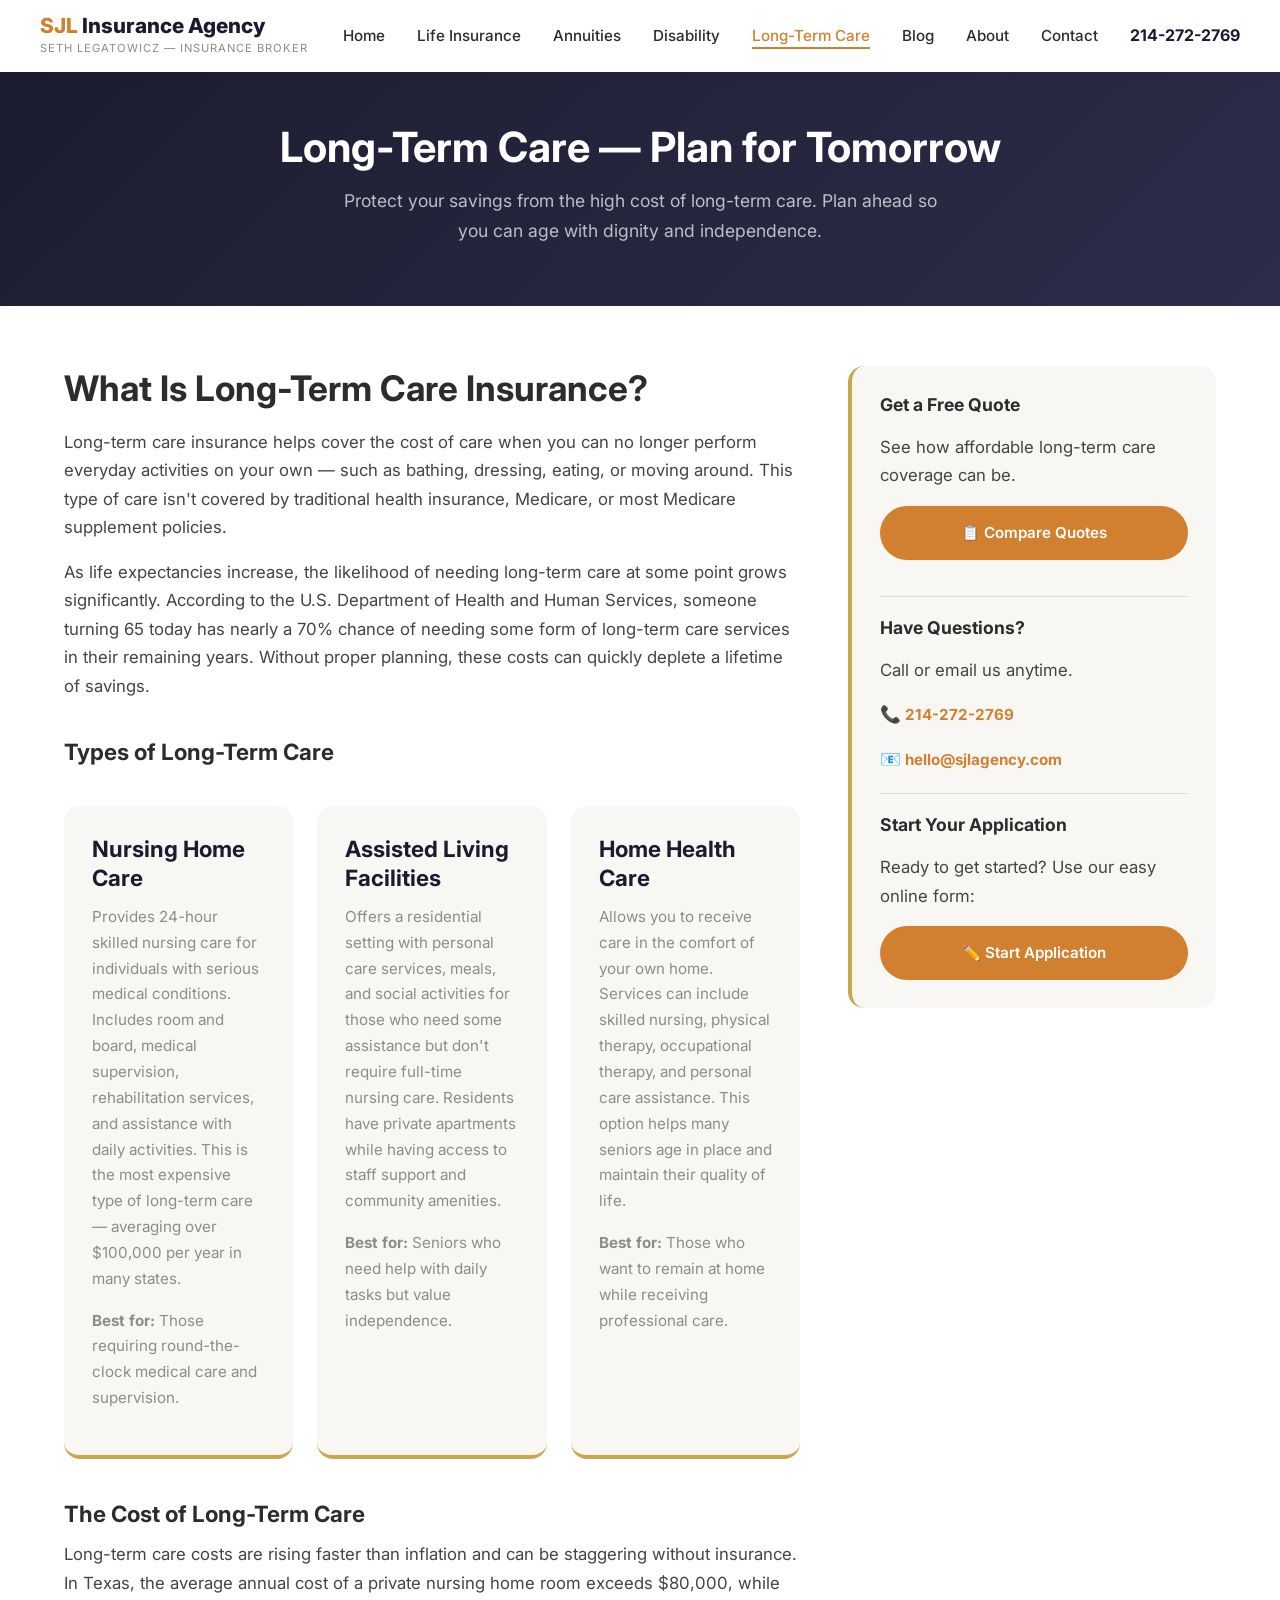
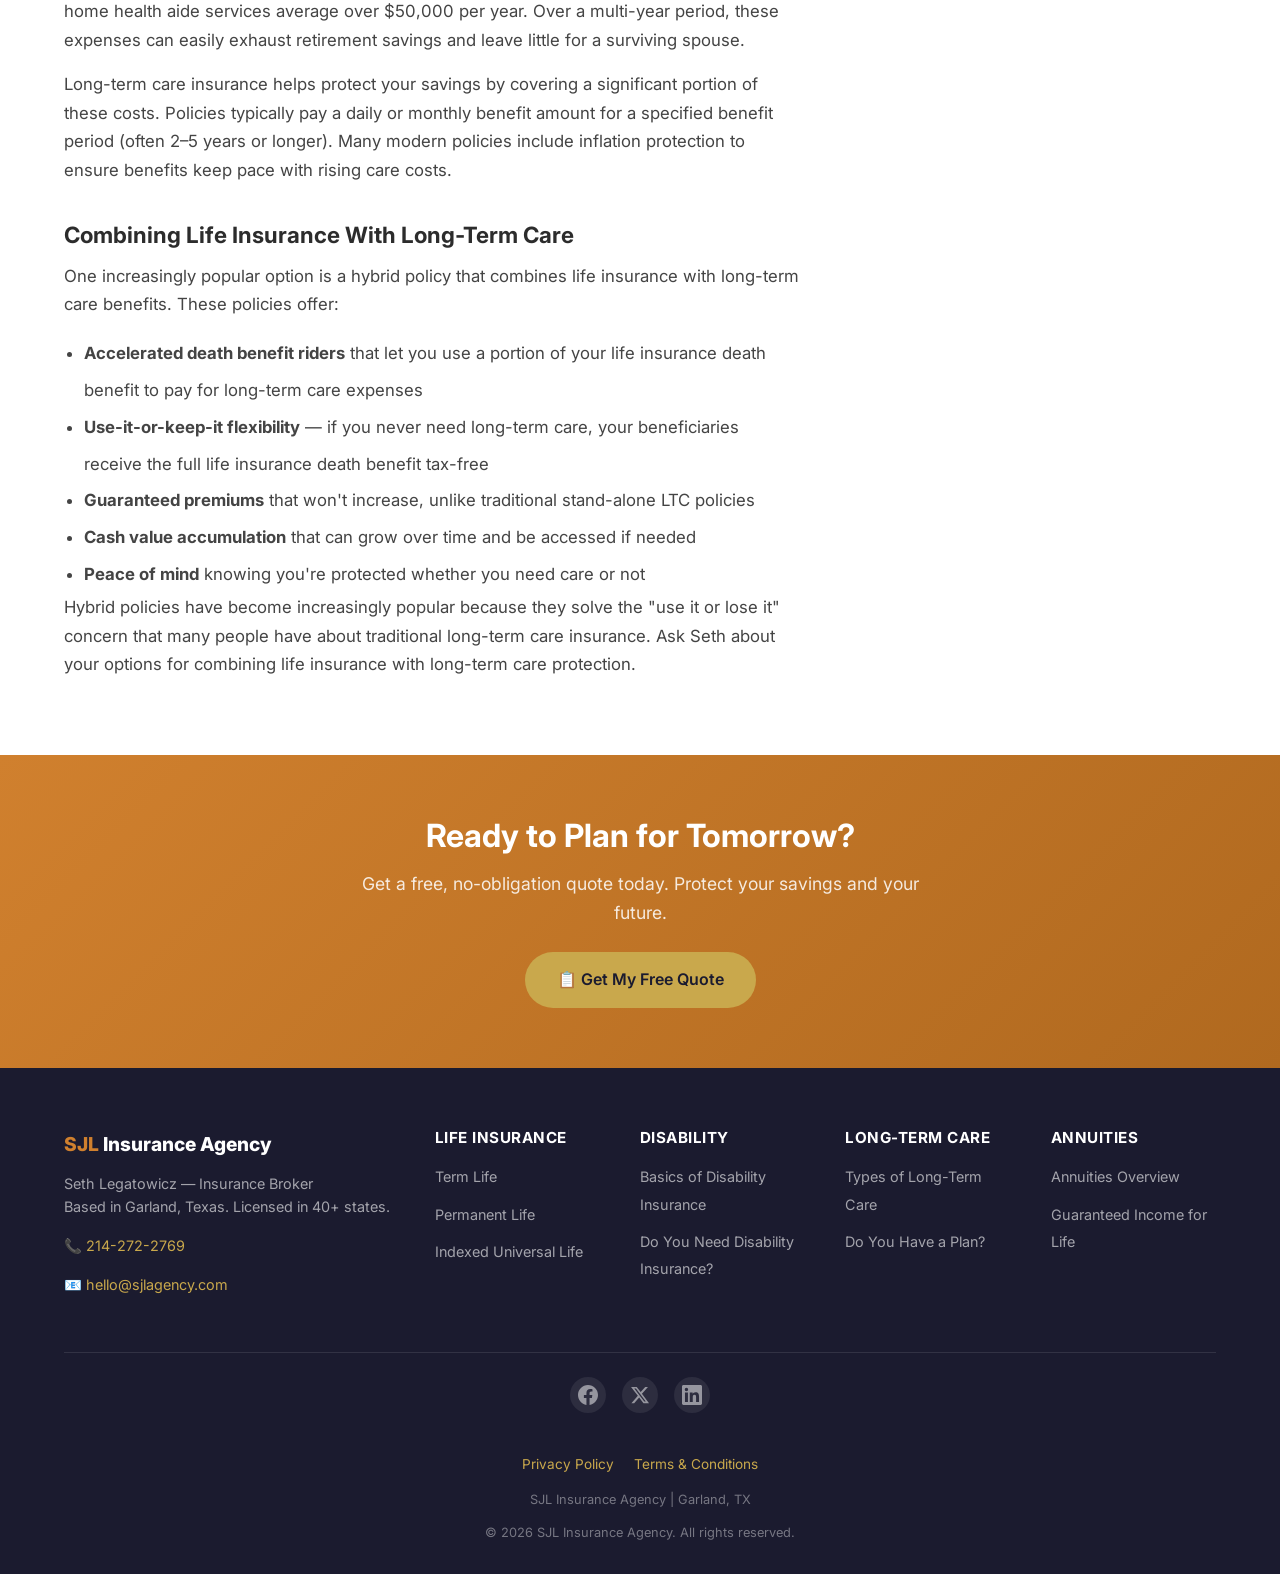
<file: long-term-care.html>
<!DOCTYPE html>
<html lang="en">
<head>
  <meta charset="UTF-8">
  <meta name="viewport" content="width=device-width, initial-scale=1.0">
  <title>Long-Term Care Insurance | Plan for Tomorrow | SJL Insurance Agency</title>
  <meta name="description" content="Long-term care insurance from SJL Insurance Agency. Protect your savings from the high cost of care. Plan for tomorrow with confidence.">
  <link rel="preconnect" href="https://fonts.googleapis.com">
  <link rel="preconnect" href="https://fonts.gstatic.com" crossorigin>
  <link href="https://fonts.googleapis.com/css2?family=Inter:wght@400;500;600;700;800&display=swap" rel="stylesheet">
  <link rel="stylesheet" href="/css/style.css">
  <link rel="canonical" href="https://sjlagency.com/long-term-care">
</head>
<body>

<nav class="navbar"><div class="navbar-inner">
  <a href="/" class="logo"><div>
    <div class="logo-text"><span>SJL</span> Insurance Agency</div>
    <div class="logo-sub">Seth Legatowicz — Insurance Broker</div>
  </div></a>
  <ul class="nav-links">
    <li><a href="/">Home</a></li>
    <li><a href="/life-insurance">Life Insurance</a></li>
    <li><a href="/annuities">Annuities</a></li>
    <li><a href="/disability-insurance">Disability</a></li>
    <li><a href="/long-term-care" class="active">Long-Term Care</a></li>
    <li><a href="/blog">Blog</a></li>
    <li><a href="/about">About</a></li>
    <li><a href="/contact">Contact</a></li>
    <li><a href="tel:2142722769" class="nav-phone">214-272-2769</a></li>
  </ul>
  <button class="mobile-toggle" aria-label="Menu"><span></span><span></span><span></span></button>
</div></nav>

<section class="page-header">
  <div class="container">
    <h1>Long-Term Care — Plan for Tomorrow</h1>
    <p>Protect your savings from the high cost of long-term care. Plan ahead so you can age with dignity and independence.</p>
  </div>
</section>

<section class="content-section">
  <div class="container">
    <div class="content-grid">
      <div>
        <h2>What Is Long-Term Care Insurance?</h2>
        <p>Long-term care insurance helps cover the cost of care when you can no longer perform everyday activities on your own — such as bathing, dressing, eating, or moving around. This type of care isn't covered by traditional health insurance, Medicare, or most Medicare supplement policies.</p>
        <p>As life expectancies increase, the likelihood of needing long-term care at some point grows significantly. According to the U.S. Department of Health and Human Services, someone turning 65 today has nearly a 70% chance of needing some form of long-term care services in their remaining years. Without proper planning, these costs can quickly deplete a lifetime of savings.</p>

        <h3 style="margin-top: 36px;">Types of Long-Term Care</h3>

        <div class="insurance-types">
          <div class="insurance-type-card">
            <h3>Nursing Home Care</h3>
            <p>Provides 24-hour skilled nursing care for individuals with serious medical conditions. Includes room and board, medical supervision, rehabilitation services, and assistance with daily activities. This is the most expensive type of long-term care — averaging over $100,000 per year in many states.</p>
            <p><strong>Best for:</strong> Those requiring round-the-clock medical care and supervision.</p>
          </div>
          <div class="insurance-type-card">
            <h3>Assisted Living Facilities</h3>
            <p>Offers a residential setting with personal care services, meals, and social activities for those who need some assistance but don't require full-time nursing care. Residents have private apartments while having access to staff support and community amenities.</p>
            <p><strong>Best for:</strong> Seniors who need help with daily tasks but value independence.</p>
          </div>
          <div class="insurance-type-card">
            <h3>Home Health Care</h3>
            <p>Allows you to receive care in the comfort of your own home. Services can include skilled nursing, physical therapy, occupational therapy, and personal care assistance. This option helps many seniors age in place and maintain their quality of life.</p>
            <p><strong>Best for:</strong> Those who want to remain at home while receiving professional care.</p>
          </div>
        </div>

        <h3>The Cost of Long-Term Care</h3>
        <p>Long-term care costs are rising faster than inflation and can be staggering without insurance. In Texas, the average annual cost of a private nursing home room exceeds $80,000, while home health aide services average over $50,000 per year. Over a multi-year period, these expenses can easily exhaust retirement savings and leave little for a surviving spouse.</p>
        <p>Long-term care insurance helps protect your savings by covering a significant portion of these costs. Policies typically pay a daily or monthly benefit amount for a specified benefit period (often 2–5 years or longer). Many modern policies include inflation protection to ensure benefits keep pace with rising care costs.</p>

        <h3 style="margin-top: 36px;">Combining Life Insurance With Long-Term Care</h3>
        <p>One increasingly popular option is a hybrid policy that combines life insurance with long-term care benefits. These policies offer:</p>
        <ul style="margin-left: 20px; line-height: 2.2; font-size: 1.05rem;">
          <li><strong>Accelerated death benefit riders</strong> that let you use a portion of your life insurance death benefit to pay for long-term care expenses</li>
          <li><strong>Use-it-or-keep-it flexibility</strong> — if you never need long-term care, your beneficiaries receive the full life insurance death benefit tax-free</li>
          <li><strong>Guaranteed premiums</strong> that won't increase, unlike traditional stand-alone LTC policies</li>
          <li><strong>Cash value accumulation</strong> that can grow over time and be accessed if needed</li>
          <li><strong>Peace of mind</strong> knowing you're protected whether you need care or not</li>
        </ul>
        <p>Hybrid policies have become increasingly popular because they solve the "use it or lose it" concern that many people have about traditional long-term care insurance. Ask Seth about your options for combining life insurance with long-term care protection.</p>
      </div>
      <div class="content-sidebar">
        <h3>Get a Free Quote</h3>
        <p>See how affordable long-term care coverage can be.</p>
        <a href="/compare-quotes" class="btn btn-secondary" style="width: 100%; text-align: center; margin-bottom: 16px; color: #fff !important;"><span style="color: #fff !important;">📋 Compare Quotes</span></a>
        <hr style="border: none; border-top: 1px solid #ddd; margin: 20px 0;">
        <h3>Have Questions?</h3>
        <p>Call or email us anytime.</p>
        <p><strong>📞 <a href="tel:2142722769" style="color: var(--brand-warm);">214-272-2769</a></strong></p>
        <p><strong>📧 <a href="mailto:hello@sjlagency.com" style="color: var(--brand-warm);">hello@sjlagency.com</a></strong></p>
        <hr style="border: none; border-top: 1px solid #ddd; margin: 20px 0;">
        <h3>Start Your Application</h3>
        <p>Ready to get started? Use our easy online form:</p>
        <a href="/ezlife" class="btn btn-secondary" style="width: 100%; text-align: center;">✏️ Start Application</a>
      </div>
    </div>
  </div>
</section>

<section class="cta-banner">
  <div class="container">
    <h2>Ready to Plan for Tomorrow?</h2>
    <p>Get a free, no-obligation quote today. Protect your savings and your future.</p>
    <a href="/compare-quotes" class="btn btn-primary">📋 Get My Free Quote</a>
  </div>
</section>

<footer class="footer">
  <div class="container">
    <div class="footer-grid">
      <div class="footer-brand">
        <div class="logo-text"><span>SJL</span> Insurance Agency</div>
        <p>Seth Legatowicz — Insurance Broker<br>Based in Garland, Texas. Licensed in 40+ states.</p>
        <p style="margin-top: 12px;"><a href="tel:2142722769" style="color: var(--accent-gold); text-decoration: none;">📞 214-272-2769</a></p>
        <p style="margin-top: 8px;"><a href="mailto:hello@sjlagency.com" style="color: var(--accent-gold); text-decoration: none;">📧 hello@sjlagency.com</a></p>
      </div>
      <div><h4>Life Insurance</h4>
        <ul class="footer-links">
          <li><a href="/life-insurance">Term Life</a></li>
          <li><a href="/life-insurance">Permanent Life</a></li>
          <li><a href="/life-insurance">Indexed Universal Life</a></li>
        </ul>
      </div>
      <div><h4>Disability</h4>
        <ul class="footer-links">
          <li><a href="/disability-insurance">Basics of Disability Insurance</a></li>
          <li><a href="/disability-insurance">Do You Need Disability Insurance?</a></li>
        </ul>
      </div>
      <div><h4>Long-Term Care</h4>
        <ul class="footer-links">
          <li><a href="/long-term-care">Types of Long-Term Care</a></li>
          <li><a href="/long-term-care">Do You Have a Plan?</a></li>
        </ul>
      </div>
      <div><h4>Annuities</h4>
        <ul class="footer-links">
          <li><a href="/annuities">Annuities Overview</a></li>
          <li><a href="/annuities">Guaranteed Income for Life</a></li>
        </ul>
      </div>
    </div>
    <div class="footer-bottom">
      <div class="footer-social">
        <a href="https://www.facebook.com/sjlagency" target="_blank" rel="noopener" aria-label="Facebook">
          <svg xmlns="http://www.w3.org/2000/svg" width="20" height="20" viewBox="0 0 24 24" fill="currentColor"><path d="M24 12.073c0-6.627-5.373-12-12-12s-12 5.373-12 12c0 5.99 4.388 10.954 10.125 11.854v-8.385H7.078v-3.47h3.047V9.43c0-3.007 1.792-4.669 4.533-4.669 1.312 0 2.686.235 2.686.235v2.953H15.83c-1.491 0-1.956.925-1.956 1.874v2.25h3.328l-.532 3.47h-2.796v8.385C19.612 23.027 24 18.062 24 12.073z"/></svg>
        </a>
        <a href="https://x.com/sjlagency" target="_blank" rel="noopener" aria-label="X / Twitter">
          <svg xmlns="http://www.w3.org/2000/svg" width="20" height="20" viewBox="0 0 24 24" fill="currentColor"><path d="M18.244 2.25h3.308l-7.227 8.26 8.502 11.24H16.17l-5.214-6.817L4.99 21.75H1.68l7.73-8.835L1.254 2.25H8.08l4.713 6.231zm-1.161 17.52h1.833L7.084 4.126H5.117z"/></svg>
        </a>
        <a href="https://linkedin.com/company/sjl-insurance-agency" target="_blank" rel="noopener" aria-label="LinkedIn">
          <svg xmlns="http://www.w3.org/2000/svg" width="20" height="20" viewBox="0 0 24 24" fill="currentColor"><path d="M20.447 20.452h-3.554v-5.569c0-1.328-.027-3.037-1.852-3.037-1.853 0-2.136 1.445-2.136 2.939v5.667H9.351V9h3.414v1.561h.046c.477-.9 1.637-1.85 3.37-1.85 3.601 0 4.267 2.37 4.267 5.455v6.286zM5.337 7.433a2.062 2.062 0 01-2.063-2.065 2.064 2.064 0 112.063 2.065zm1.782 13.019H3.555V9h3.564v11.452zM22.225 0H1.771C.792 0 0 .774 0 1.729v20.542C0 23.227.792 24 1.771 24h20.451C23.2 24 24 23.227 24 22.271V1.729C24 .774 23.2 0 22.222 0h.003z"/></svg>
        </a>
      </div>
      <div style="margin-top: 12px; display: flex; gap: 20px; justify-content: center; flex-wrap: wrap;">
        <a href="/privacy" style="color: var(--accent-gold); text-decoration: none; font-size: 0.85rem;">Privacy Policy</a>
        <a href="/terms" style="color: var(--accent-gold); text-decoration: none; font-size: 0.85rem;">Terms &amp; Conditions</a>
      </div>
      <p>SJL Insurance Agency | Garland, TX</p>
      <p>&copy; 2026 SJL Insurance Agency. All rights reserved.</p>
    </div>
  </div>
</footer>

<script src="/js/main.js"></script>
</body>
</html>
</file>
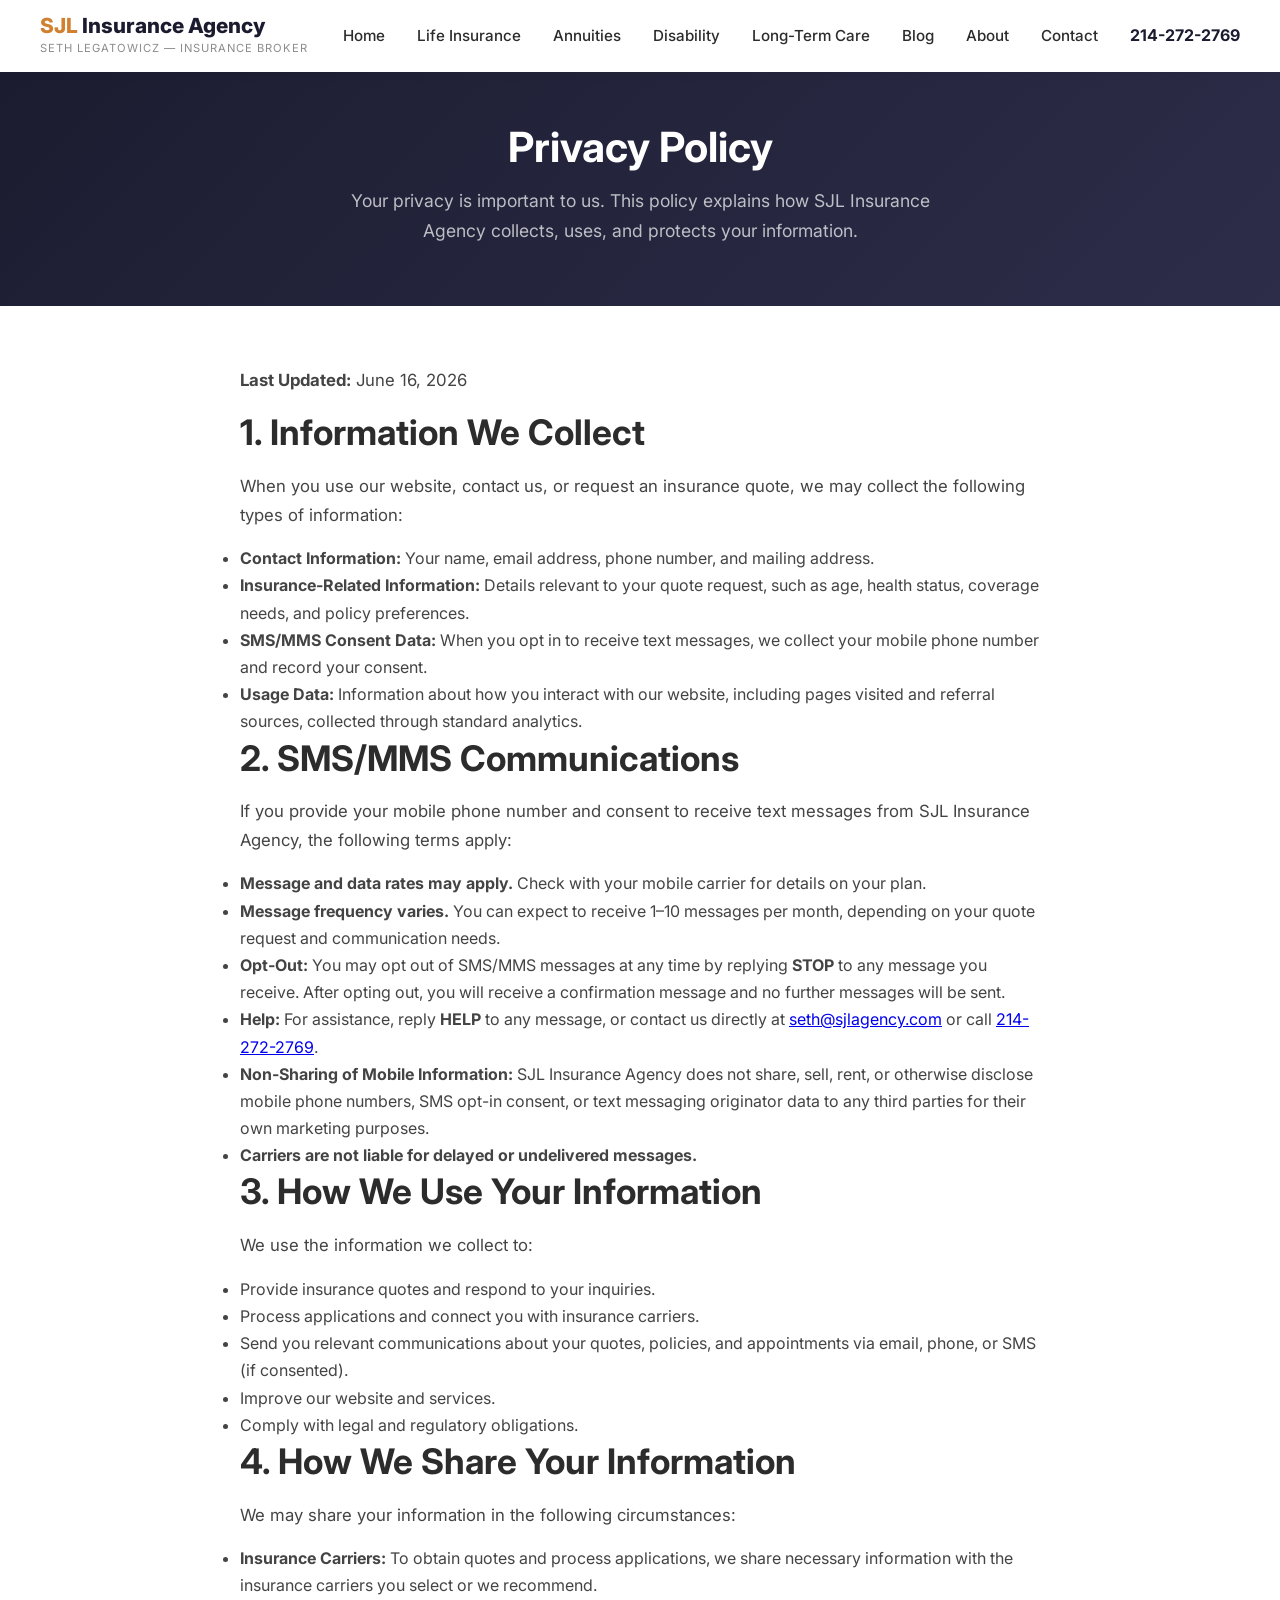
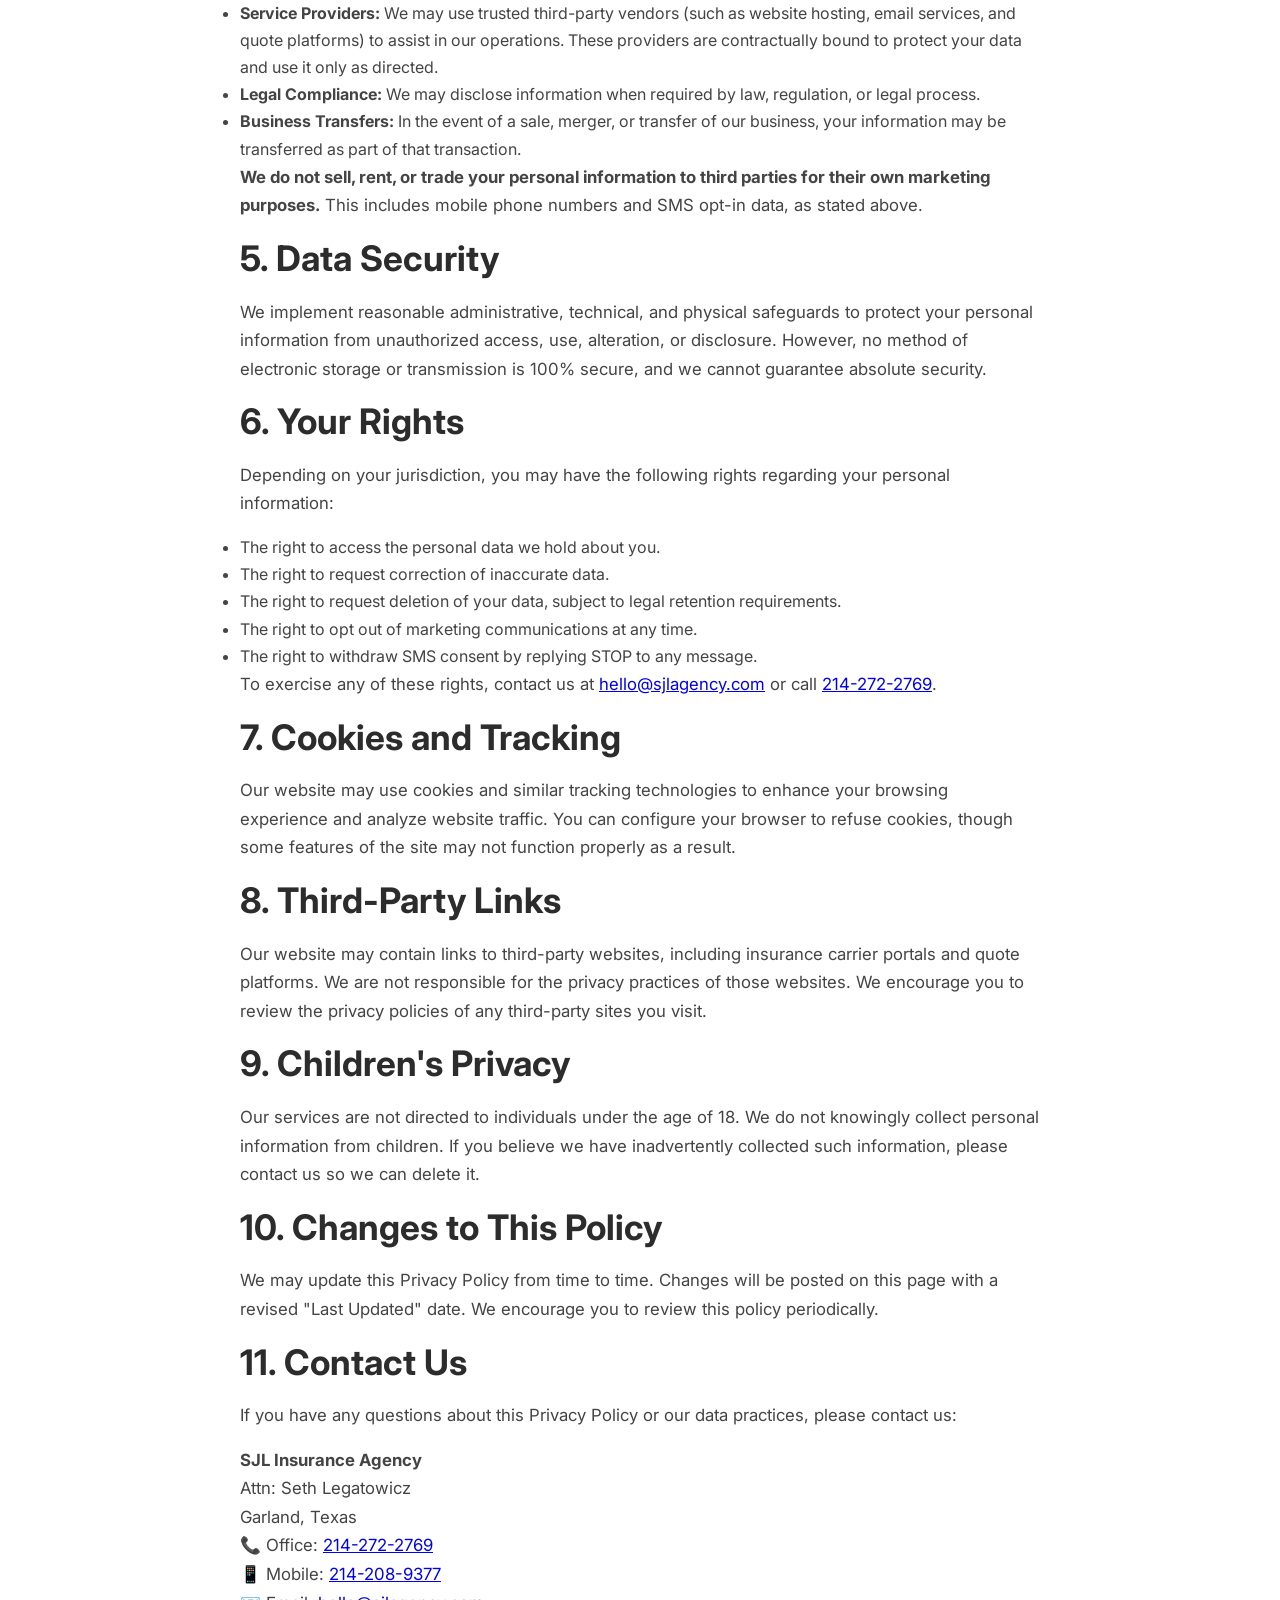
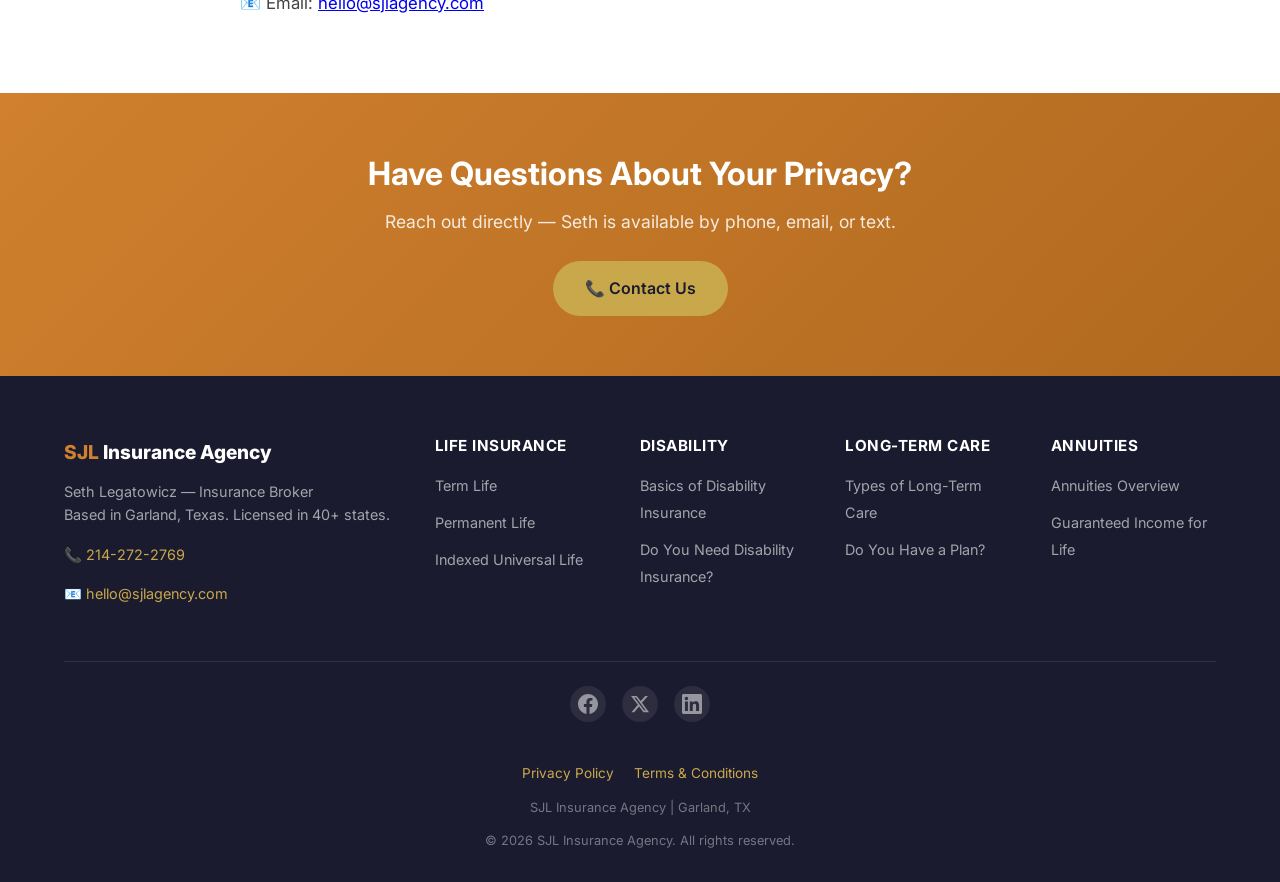
<file: privacy.html>
<!DOCTYPE html>
<html lang="en">
<head>
  <meta charset="UTF-8">
  <meta name="viewport" content="width=device-width, initial-scale=1.0">
  <title>Privacy Policy | SJL Insurance Agency | Garland, TX</title>
  <meta name="description" content="Privacy Policy for SJL Insurance Agency. Learn how we collect, use, and protect your personal information. SMS consent and data sharing practices.">
  <link rel="preconnect" href="https://fonts.googleapis.com">
  <link rel="preconnect" href="https://fonts.gstatic.com" crossorigin>
  <link href="https://fonts.googleapis.com/css2?family=Inter:wght@400;500;600;700;800&display=swap" rel="stylesheet">
  <link rel="stylesheet" href="/css/style.css">
  <link rel="canonical" href="https://sjlagency.com/privacy">
</head>
<body>

<nav class="navbar"><div class="navbar-inner">
  <a href="/" class="logo"><div>
    <div class="logo-text"><span>SJL</span> Insurance Agency</div>
    <div class="logo-sub">Seth Legatowicz — Insurance Broker</div>
  </div></a>
  <ul class="nav-links">
    <li><a href="/">Home</a></li>
    <li><a href="/life-insurance">Life Insurance</a></li>
    <li><a href="/annuities">Annuities</a></li>
    <li><a href="/disability-insurance">Disability</a></li>
    <li><a href="/long-term-care">Long-Term Care</a></li>
    <li><a href="/blog">Blog</a></li>
    <li><a href="/about">About</a></li>
    <li><a href="/contact">Contact</a></li>
    <li><a href="tel:2142722769" class="nav-phone">214-272-2769</a></li>
  </ul>
  <button class="mobile-toggle" aria-label="Menu"><span></span><span></span><span></span></button>
</div></nav>

<section class="page-header">
  <div class="container">
    <h1>Privacy Policy</h1>
    <p>Your privacy is important to us. This policy explains how SJL Insurance Agency collects, uses, and protects your information.</p>
  </div>
</section>

<section class="content-section">
  <div class="container">
    <div style="max-width: 800px; margin: 0 auto;">

      <p><strong>Last Updated:</strong> June 16, 2026</p>

      <h2>1. Information We Collect</h2>
      <p>When you use our website, contact us, or request an insurance quote, we may collect the following types of information:</p>
      <ul>
        <li><strong>Contact Information:</strong> Your name, email address, phone number, and mailing address.</li>
        <li><strong>Insurance-Related Information:</strong> Details relevant to your quote request, such as age, health status, coverage needs, and policy preferences.</li>
        <li><strong>SMS/MMS Consent Data:</strong> When you opt in to receive text messages, we collect your mobile phone number and record your consent.</li>
        <li><strong>Usage Data:</strong> Information about how you interact with our website, including pages visited and referral sources, collected through standard analytics.</li>
      </ul>

      <h2>2. SMS/MMS Communications</h2>
      <p>If you provide your mobile phone number and consent to receive text messages from SJL Insurance Agency, the following terms apply:</p>
      <ul>
        <li><strong>Message and data rates may apply.</strong> Check with your mobile carrier for details on your plan.</li>
        <li><strong>Message frequency varies.</strong> You can expect to receive 1–10 messages per month, depending on your quote request and communication needs.</li>
        <li><strong>Opt-Out:</strong> You may opt out of SMS/MMS messages at any time by replying <strong>STOP</strong> to any message you receive. After opting out, you will receive a confirmation message and no further messages will be sent.</li>
        <li><strong>Help:</strong> For assistance, reply <strong>HELP</strong> to any message, or contact us directly at <a href="mailto:seth@sjlagency.com">seth@sjlagency.com</a> or call <a href="tel:2142722769">214-272-2769</a>.</li>
        <li><strong>Non-Sharing of Mobile Information:</strong> SJL Insurance Agency does not share, sell, rent, or otherwise disclose mobile phone numbers, SMS opt-in consent, or text messaging originator data to any third parties for their own marketing purposes.</li>
        <li><strong>Carriers are not liable for delayed or undelivered messages.</strong></li>
      </ul>

      <h2>3. How We Use Your Information</h2>
      <p>We use the information we collect to:</p>
      <ul>
        <li>Provide insurance quotes and respond to your inquiries.</li>
        <li>Process applications and connect you with insurance carriers.</li>
        <li>Send you relevant communications about your quotes, policies, and appointments via email, phone, or SMS (if consented).</li>
        <li>Improve our website and services.</li>
        <li>Comply with legal and regulatory obligations.</li>
      </ul>

      <h2>4. How We Share Your Information</h2>
      <p>We may share your information in the following circumstances:</p>
      <ul>
        <li><strong>Insurance Carriers:</strong> To obtain quotes and process applications, we share necessary information with the insurance carriers you select or we recommend.</li>
        <li><strong>Service Providers:</strong> We may use trusted third-party vendors (such as website hosting, email services, and quote platforms) to assist in our operations. These providers are contractually bound to protect your data and use it only as directed.</li>
        <li><strong>Legal Compliance:</strong> We may disclose information when required by law, regulation, or legal process.</li>
        <li><strong>Business Transfers:</strong> In the event of a sale, merger, or transfer of our business, your information may be transferred as part of that transaction.</li>
      </ul>
      <p><strong>We do not sell, rent, or trade your personal information to third parties for their own marketing purposes.</strong> This includes mobile phone numbers and SMS opt-in data, as stated above.</p>

      <h2>5. Data Security</h2>
      <p>We implement reasonable administrative, technical, and physical safeguards to protect your personal information from unauthorized access, use, alteration, or disclosure. However, no method of electronic storage or transmission is 100% secure, and we cannot guarantee absolute security.</p>

      <h2>6. Your Rights</h2>
      <p>Depending on your jurisdiction, you may have the following rights regarding your personal information:</p>
      <ul>
        <li>The right to access the personal data we hold about you.</li>
        <li>The right to request correction of inaccurate data.</li>
        <li>The right to request deletion of your data, subject to legal retention requirements.</li>
        <li>The right to opt out of marketing communications at any time.</li>
        <li>The right to withdraw SMS consent by replying STOP to any message.</li>
      </ul>
      <p>To exercise any of these rights, contact us at <a href="mailto:hello@sjlagency.com">hello@sjlagency.com</a> or call <a href="tel:2142722769">214-272-2769</a>.</p>

      <h2>7. Cookies and Tracking</h2>
      <p>Our website may use cookies and similar tracking technologies to enhance your browsing experience and analyze website traffic. You can configure your browser to refuse cookies, though some features of the site may not function properly as a result.</p>

      <h2>8. Third-Party Links</h2>
      <p>Our website may contain links to third-party websites, including insurance carrier portals and quote platforms. We are not responsible for the privacy practices of those websites. We encourage you to review the privacy policies of any third-party sites you visit.</p>

      <h2>9. Children's Privacy</h2>
      <p>Our services are not directed to individuals under the age of 18. We do not knowingly collect personal information from children. If you believe we have inadvertently collected such information, please contact us so we can delete it.</p>

      <h2>10. Changes to This Policy</h2>
      <p>We may update this Privacy Policy from time to time. Changes will be posted on this page with a revised "Last Updated" date. We encourage you to review this policy periodically.</p>

      <h2>11. Contact Us</h2>
      <p>If you have any questions about this Privacy Policy or our data practices, please contact us:</p>
      <p>
        <strong>SJL Insurance Agency</strong><br>
        Attn: Seth Legatowicz<br>
        Garland, Texas<br>
        📞 Office: <a href="tel:2142722769">214-272-2769</a><br>
        📱 Mobile: <a href="tel:2142089377">214-208-9377</a><br>
        📧 Email: <a href="mailto:hello@sjlagency.com">hello@sjlagency.com</a>
      </p>

    </div>
  </div>
</section>

<section class="cta-banner">
  <div class="container">
    <h2>Have Questions About Your Privacy?</h2>
    <p>Reach out directly — Seth is available by phone, email, or text.</p>
    <a href="/contact" class="btn btn-primary">📞 Contact Us</a>
  </div>
</section>

<footer class="footer">
  <div class="container">
    <div class="footer-grid">
      <div class="footer-brand">
        <div class="logo-text"><span>SJL</span> Insurance Agency</div>
        <p>Seth Legatowicz — Insurance Broker<br>Based in Garland, Texas. Licensed in 40+ states.</p>
        <p style="margin-top: 12px;"><a href="tel:2142722769" style="color: var(--accent-gold); text-decoration: none;">📞 214-272-2769</a></p>
        <p style="margin-top: 8px;"><a href="mailto:hello@sjlagency.com" style="color: var(--accent-gold); text-decoration: none;">📧 hello@sjlagency.com</a></p>
      </div>
      <div><h4>Life Insurance</h4>
        <ul class="footer-links">
          <li><a href="/life-insurance">Term Life</a></li>
          <li><a href="/life-insurance">Permanent Life</a></li>
          <li><a href="/life-insurance">Indexed Universal Life</a></li>
        </ul>
      </div>
      <div><h4>Disability</h4>
        <ul class="footer-links">
          <li><a href="/disability-insurance">Basics of Disability Insurance</a></li>
          <li><a href="/disability-insurance">Do You Need Disability Insurance?</a></li>
        </ul>
      </div>
      <div><h4>Long-Term Care</h4>
        <ul class="footer-links">
          <li><a href="/long-term-care">Types of Long-Term Care</a></li>
          <li><a href="/long-term-care">Do You Have a Plan?</a></li>
        </ul>
      </div>
      <div><h4>Annuities</h4>
        <ul class="footer-links">
          <li><a href="/annuities">Annuities Overview</a></li>
          <li><a href="/annuities">Guaranteed Income for Life</a></li>
        </ul>
      </div>
    </div>
    <div class="footer-bottom">
      <div class="footer-social">
        <a href="https://www.facebook.com/sjlagency" target="_blank" rel="noopener" aria-label="Facebook">
          <svg xmlns="http://www.w3.org/2000/svg" width="20" height="20" viewBox="0 0 24 24" fill="currentColor"><path d="M24 12.073c0-6.627-5.373-12-12-12s-12 5.373-12 12c0 5.99 4.388 10.954 10.125 11.854v-8.385H7.078v-3.47h3.047V9.43c0-3.007 1.792-4.669 4.533-4.669 1.312 0 2.686.235 2.686.235v2.953H15.83c-1.491 0-1.956.925-1.956 1.874v2.25h3.328l-.532 3.47h-2.796v8.385C19.612 23.027 24 18.062 24 12.073z"/></svg>
        </a>
        <a href="https://x.com/sjlagency" target="_blank" rel="noopener" aria-label="X / Twitter">
          <svg xmlns="http://www.w3.org/2000/svg" width="20" height="20" viewBox="0 0 24 24" fill="currentColor"><path d="M18.244 2.25h3.308l-7.227 8.26 8.502 11.24H16.17l-5.214-6.817L4.99 21.75H1.68l7.73-8.835L1.254 2.25H8.08l4.713 6.231zm-1.161 17.52h1.833L7.084 4.126H5.117z"/></svg>
        </a>
        <a href="https://linkedin.com/company/sjl-insurance-agency" target="_blank" rel="noopener" aria-label="LinkedIn">
          <svg xmlns="http://www.w3.org/2000/svg" width="20" height="20" viewBox="0 0 24 24" fill="currentColor"><path d="M20.447 20.452h-3.554v-5.569c0-1.328-.027-3.037-1.852-3.037-1.853 0-2.136 1.445-2.136 2.939v5.667H9.351V9h3.414v1.561h.046c.477-.9 1.637-1.85 3.37-1.85 3.601 0 4.267 2.37 4.267 5.455v6.286zM5.337 7.433a2.062 2.062 0 01-2.063-2.065 2.064 2.064 0 112.063 2.065zm1.782 13.019H3.555V9h3.564v11.452zM22.225 0H1.771C.792 0 0 .774 0 1.729v20.542C0 23.227.792 24 1.771 24h20.451C23.2 24 24 23.227 24 22.271V1.729C24 .774 23.2 0 22.222 0h.003z"/></svg>
        </a>
      </div>
      <div style="margin-top: 12px; display: flex; gap: 20px; justify-content: center; flex-wrap: wrap;">
        <a href="/privacy" style="color: var(--accent-gold); text-decoration: none; font-size: 0.85rem;">Privacy Policy</a>
        <a href="/terms" style="color: var(--accent-gold); text-decoration: none; font-size: 0.85rem;">Terms & Conditions</a>
      </div>
      <p>SJL Insurance Agency | Garland, TX</p>
      <p>&copy; 2026 SJL Insurance Agency. All rights reserved.</p>
    </div>
  </div>
</footer>

<script src="/js/main.js"></script>
</body>
</html>
</file>
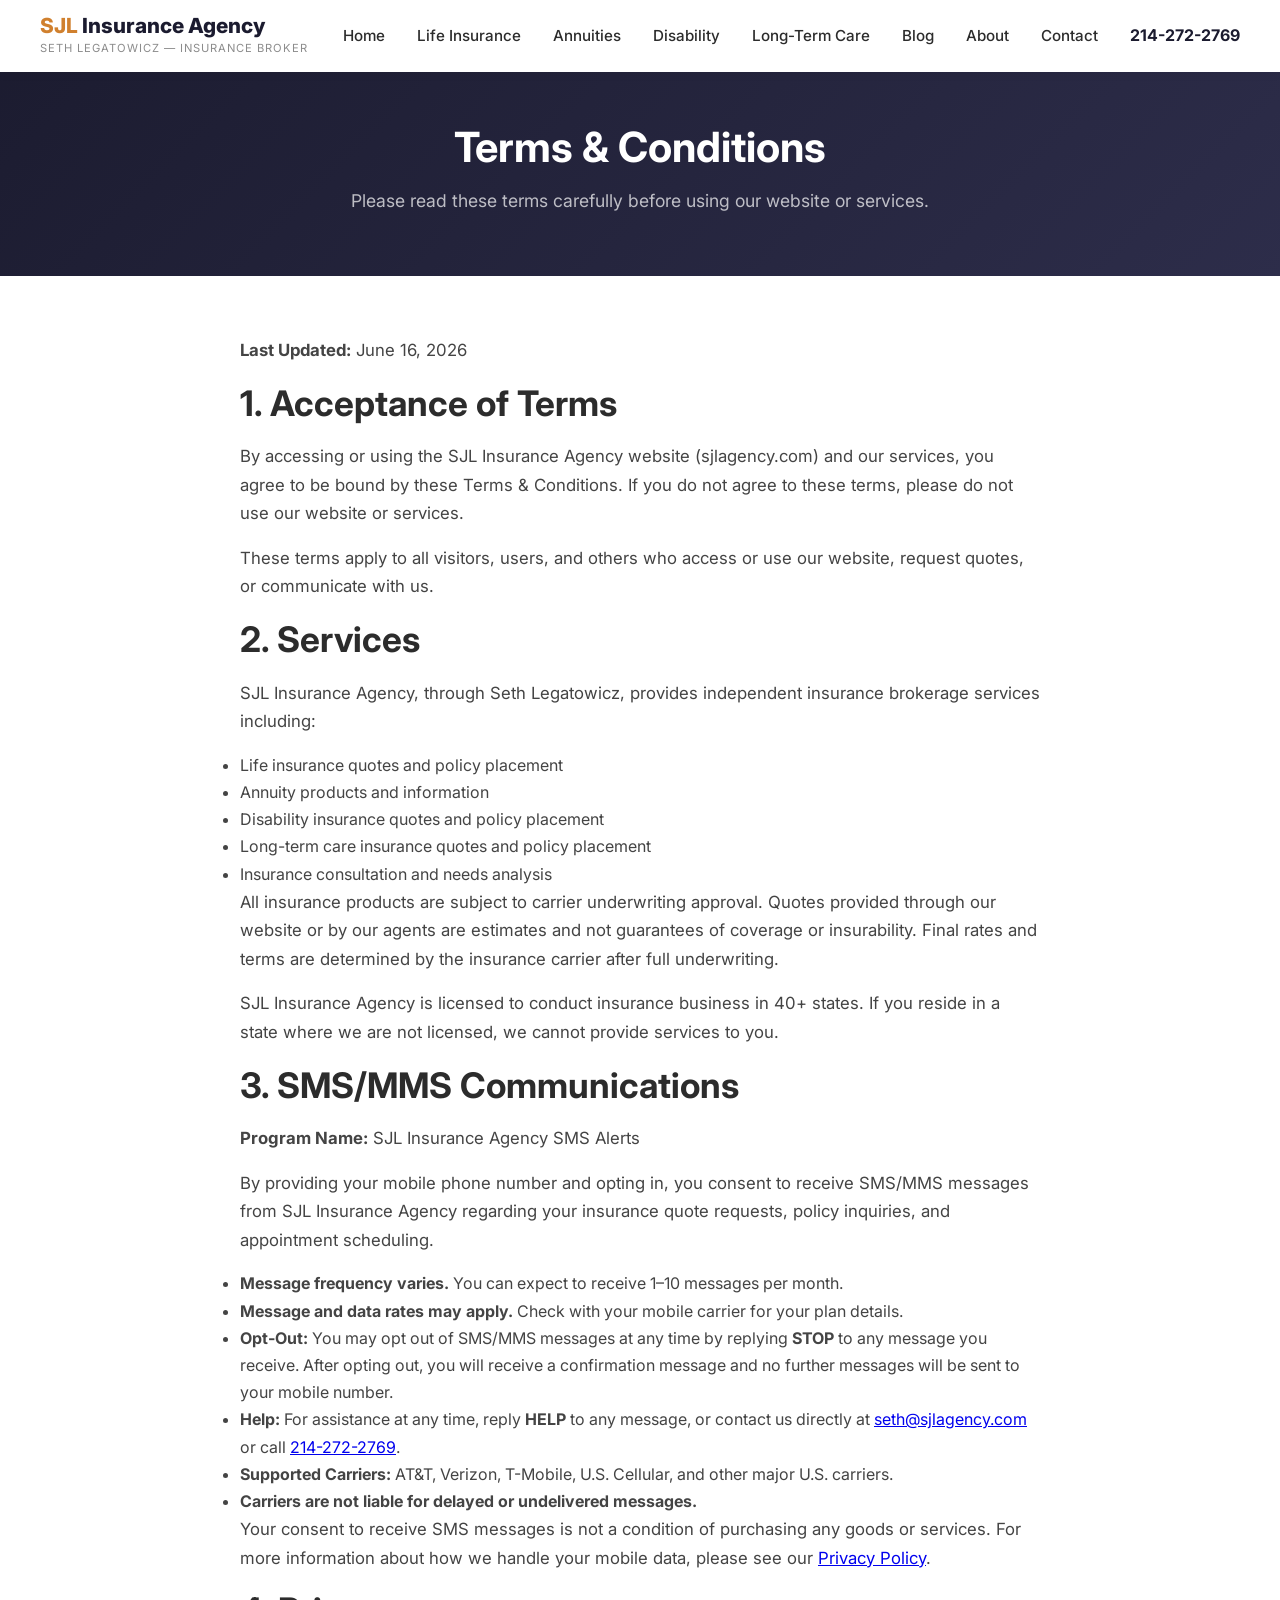
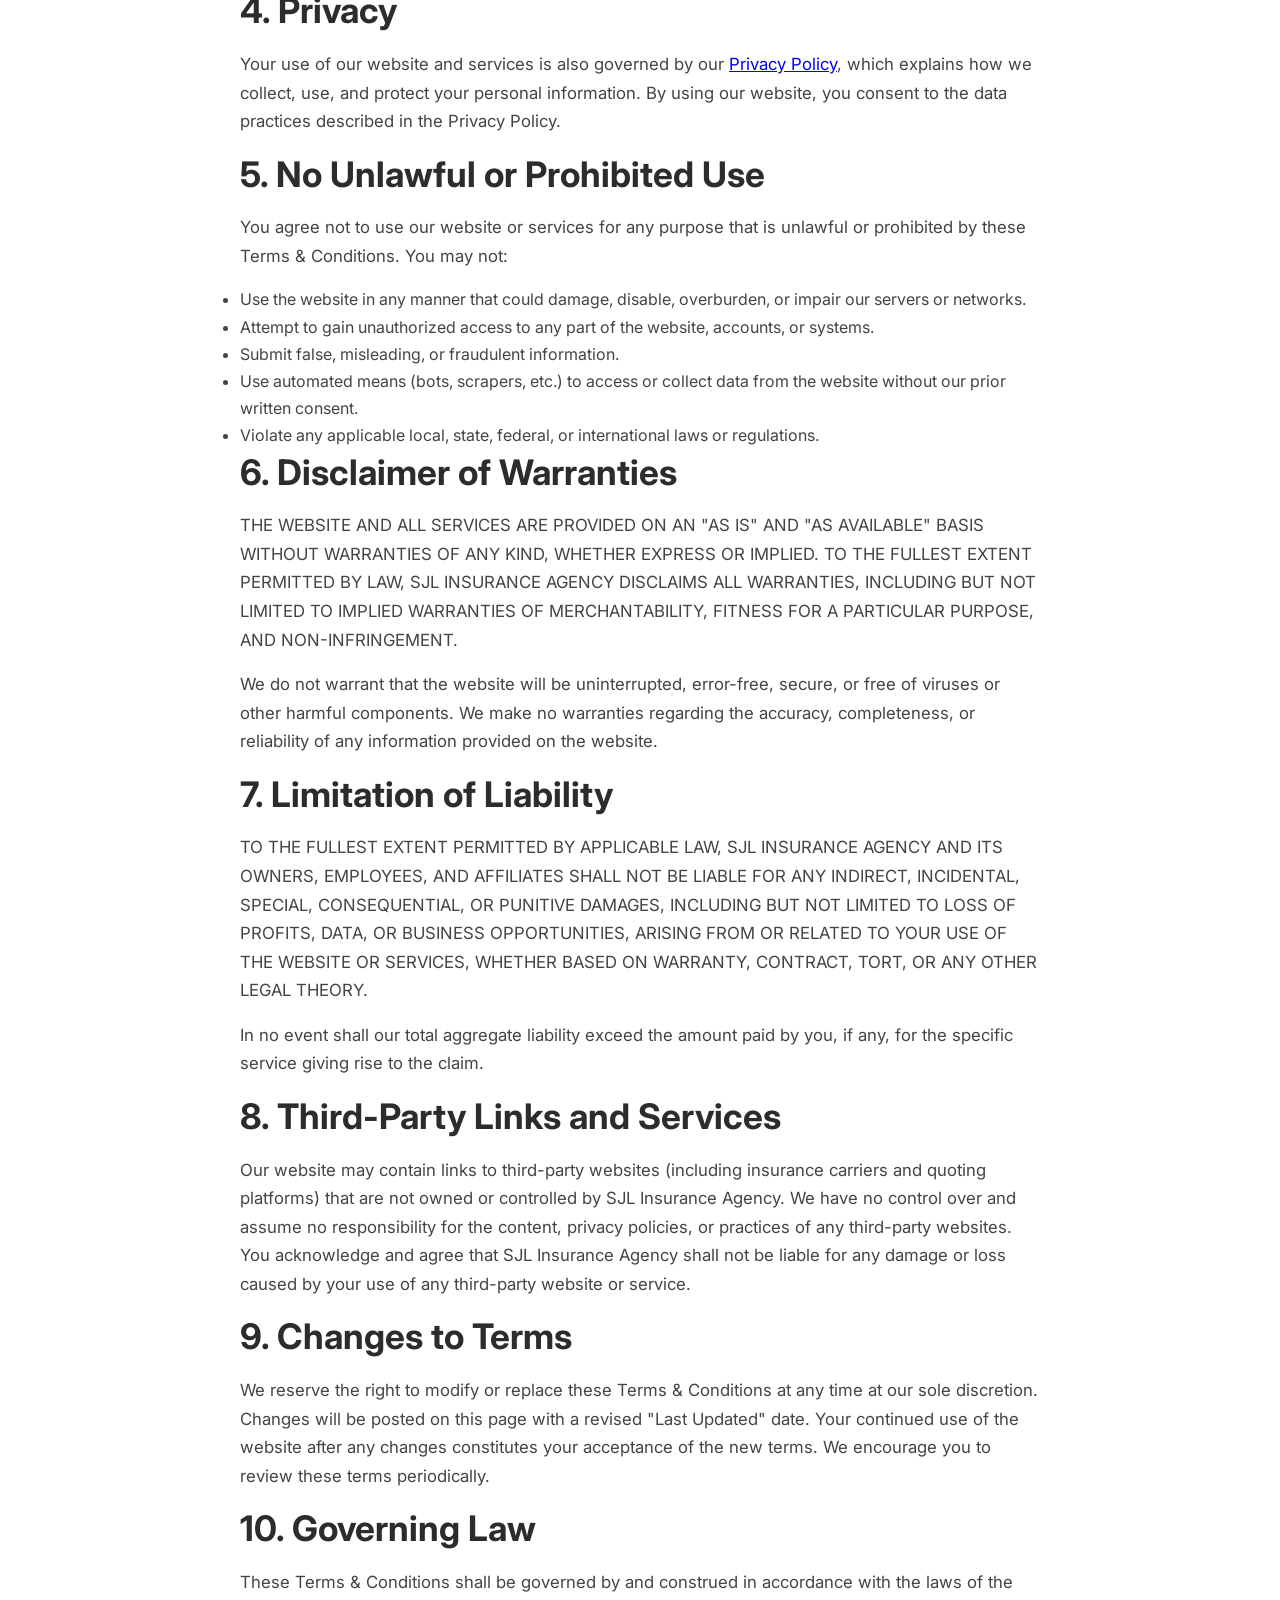
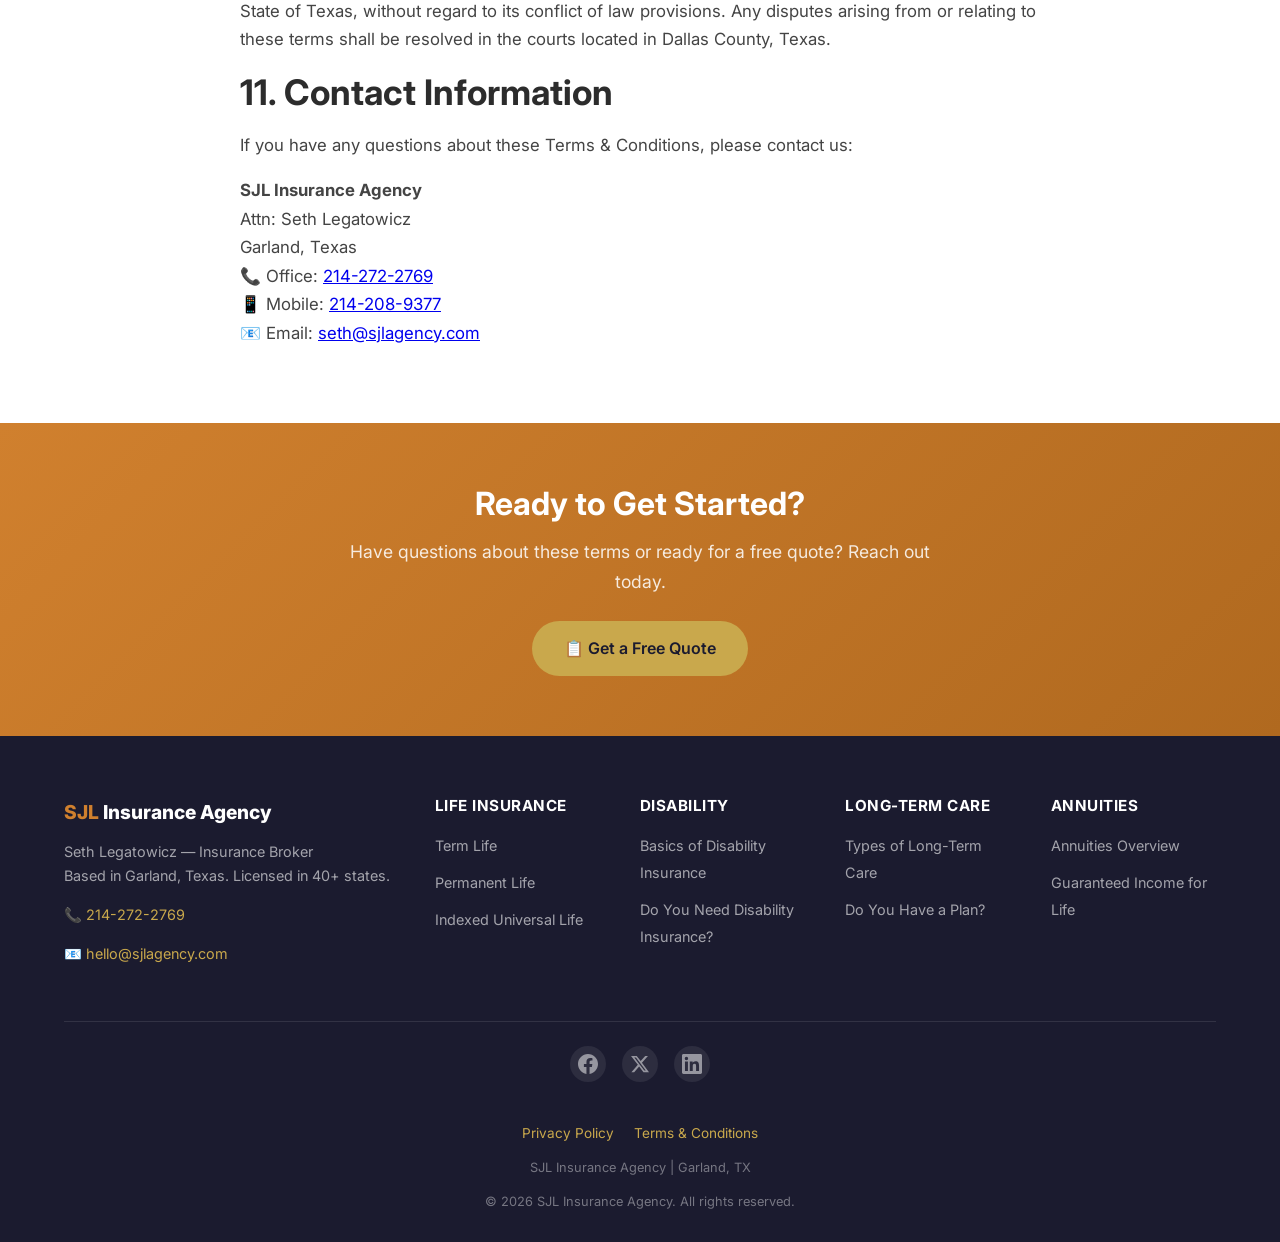
<file: terms.html>
<!DOCTYPE html>
<html lang="en">
<head>
  <meta charset="UTF-8">
  <meta name="viewport" content="width=device-width, initial-scale=1.0">
  <title>Terms & Conditions | SJL Insurance Agency</title>
  <meta name="description" content="Terms and Conditions for SJL Insurance Agency. Website usage terms, SMS communications consent, limitations of liability, and governing law.">
  <link rel="preconnect" href="https://fonts.googleapis.com">
  <link rel="preconnect" href="https://fonts.gstatic.com" crossorigin>
  <link href="https://fonts.googleapis.com/css2?family=Inter:wght@400;500;600;700;800&display=swap" rel="stylesheet">
  <link rel="stylesheet" href="/css/style.css">
  <link rel="canonical" href="https://sjlagency.com/terms">
</head>
<body>

<nav class="navbar"><div class="navbar-inner">
  <a href="/" class="logo"><div>
    <div class="logo-text"><span>SJL</span> Insurance Agency</div>
    <div class="logo-sub">Seth Legatowicz — Insurance Broker</div>
  </div></a>
  <ul class="nav-links">
    <li><a href="/">Home</a></li>
    <li><a href="/life-insurance">Life Insurance</a></li>
    <li><a href="/annuities">Annuities</a></li>
    <li><a href="/disability-insurance">Disability</a></li>
    <li><a href="/long-term-care">Long-Term Care</a></li>
    <li><a href="/blog">Blog</a></li>
    <li><a href="/about">About</a></li>
    <li><a href="/contact">Contact</a></li>
    <li><a href="tel:2142722769" class="nav-phone">214-272-2769</a></li>
  </ul>
  <button class="mobile-toggle" aria-label="Menu"><span></span><span></span><span></span></button>
</div></nav>

<section class="page-header">
  <div class="container">
    <h1>Terms & Conditions</h1>
    <p>Please read these terms carefully before using our website or services.</p>
  </div>
</section>

<section class="content-section">
  <div class="container">
    <div style="max-width: 800px; margin: 0 auto;">

      <p><strong>Last Updated:</strong> June 16, 2026</p>

      <h2>1. Acceptance of Terms</h2>
      <p>By accessing or using the SJL Insurance Agency website (sjlagency.com) and our services, you agree to be bound by these Terms & Conditions. If you do not agree to these terms, please do not use our website or services.</p>
      <p>These terms apply to all visitors, users, and others who access or use our website, request quotes, or communicate with us.</p>

      <h2>2. Services</h2>
      <p>SJL Insurance Agency, through Seth Legatowicz, provides independent insurance brokerage services including:</p>
      <ul>
        <li>Life insurance quotes and policy placement</li>
        <li>Annuity products and information</li>
        <li>Disability insurance quotes and policy placement</li>
        <li>Long-term care insurance quotes and policy placement</li>
        <li>Insurance consultation and needs analysis</li>
      </ul>
      <p>All insurance products are subject to carrier underwriting approval. Quotes provided through our website or by our agents are estimates and not guarantees of coverage or insurability. Final rates and terms are determined by the insurance carrier after full underwriting.</p>
      <p>SJL Insurance Agency is licensed to conduct insurance business in 40+ states. If you reside in a state where we are not licensed, we cannot provide services to you.</p>

      <h2>3. SMS/MMS Communications</h2>
      <p><strong>Program Name:</strong> SJL Insurance Agency SMS Alerts</p>
      <p>By providing your mobile phone number and opting in, you consent to receive SMS/MMS messages from SJL Insurance Agency regarding your insurance quote requests, policy inquiries, and appointment scheduling.</p>
      <ul>
        <li><strong>Message frequency varies.</strong> You can expect to receive 1–10 messages per month.</li>
        <li><strong>Message and data rates may apply.</strong> Check with your mobile carrier for your plan details.</li>
        <li><strong>Opt-Out:</strong> You may opt out of SMS/MMS messages at any time by replying <strong>STOP</strong> to any message you receive. After opting out, you will receive a confirmation message and no further messages will be sent to your mobile number.</li>
        <li><strong>Help:</strong> For assistance at any time, reply <strong>HELP</strong> to any message, or contact us directly at <a href="mailto:seth@sjlagency.com">seth@sjlagency.com</a> or call <a href="tel:2142722769">214-272-2769</a>.</li>
        <li><strong>Supported Carriers:</strong> AT&T, Verizon, T-Mobile, U.S. Cellular, and other major U.S. carriers.</li>
        <li><strong>Carriers are not liable for delayed or undelivered messages.</strong></li>
      </ul>
      <p>Your consent to receive SMS messages is not a condition of purchasing any goods or services. For more information about how we handle your mobile data, please see our <a href="/privacy">Privacy Policy</a>.</p>

      <h2>4. Privacy</h2>
      <p>Your use of our website and services is also governed by our <a href="/privacy">Privacy Policy</a>, which explains how we collect, use, and protect your personal information. By using our website, you consent to the data practices described in the Privacy Policy.</p>

      <h2>5. No Unlawful or Prohibited Use</h2>
      <p>You agree not to use our website or services for any purpose that is unlawful or prohibited by these Terms & Conditions. You may not:</p>
      <ul>
        <li>Use the website in any manner that could damage, disable, overburden, or impair our servers or networks.</li>
        <li>Attempt to gain unauthorized access to any part of the website, accounts, or systems.</li>
        <li>Submit false, misleading, or fraudulent information.</li>
        <li>Use automated means (bots, scrapers, etc.) to access or collect data from the website without our prior written consent.</li>
        <li>Violate any applicable local, state, federal, or international laws or regulations.</li>
      </ul>

      <h2>6. Disclaimer of Warranties</h2>
      <p>THE WEBSITE AND ALL SERVICES ARE PROVIDED ON AN "AS IS" AND "AS AVAILABLE" BASIS WITHOUT WARRANTIES OF ANY KIND, WHETHER EXPRESS OR IMPLIED. TO THE FULLEST EXTENT PERMITTED BY LAW, SJL INSURANCE AGENCY DISCLAIMS ALL WARRANTIES, INCLUDING BUT NOT LIMITED TO IMPLIED WARRANTIES OF MERCHANTABILITY, FITNESS FOR A PARTICULAR PURPOSE, AND NON-INFRINGEMENT.</p>
      <p>We do not warrant that the website will be uninterrupted, error-free, secure, or free of viruses or other harmful components. We make no warranties regarding the accuracy, completeness, or reliability of any information provided on the website.</p>

      <h2>7. Limitation of Liability</h2>
      <p>TO THE FULLEST EXTENT PERMITTED BY APPLICABLE LAW, SJL INSURANCE AGENCY AND ITS OWNERS, EMPLOYEES, AND AFFILIATES SHALL NOT BE LIABLE FOR ANY INDIRECT, INCIDENTAL, SPECIAL, CONSEQUENTIAL, OR PUNITIVE DAMAGES, INCLUDING BUT NOT LIMITED TO LOSS OF PROFITS, DATA, OR BUSINESS OPPORTUNITIES, ARISING FROM OR RELATED TO YOUR USE OF THE WEBSITE OR SERVICES, WHETHER BASED ON WARRANTY, CONTRACT, TORT, OR ANY OTHER LEGAL THEORY.</p>
      <p>In no event shall our total aggregate liability exceed the amount paid by you, if any, for the specific service giving rise to the claim.</p>

      <h2>8. Third-Party Links and Services</h2>
      <p>Our website may contain links to third-party websites (including insurance carriers and quoting platforms) that are not owned or controlled by SJL Insurance Agency. We have no control over and assume no responsibility for the content, privacy policies, or practices of any third-party websites. You acknowledge and agree that SJL Insurance Agency shall not be liable for any damage or loss caused by your use of any third-party website or service.</p>

      <h2>9. Changes to Terms</h2>
      <p>We reserve the right to modify or replace these Terms & Conditions at any time at our sole discretion. Changes will be posted on this page with a revised "Last Updated" date. Your continued use of the website after any changes constitutes your acceptance of the new terms. We encourage you to review these terms periodically.</p>

      <h2>10. Governing Law</h2>
      <p>These Terms & Conditions shall be governed by and construed in accordance with the laws of the State of Texas, without regard to its conflict of law provisions. Any disputes arising from or relating to these terms shall be resolved in the courts located in Dallas County, Texas.</p>

      <h2>11. Contact Information</h2>
      <p>If you have any questions about these Terms & Conditions, please contact us:</p>
      <p>
        <strong>SJL Insurance Agency</strong><br>
        Attn: Seth Legatowicz<br>
        Garland, Texas<br>
        📞 Office: <a href="tel:2142722769">214-272-2769</a><br>
        📱 Mobile: <a href="tel:2142089377">214-208-9377</a><br>
        📧 Email: <a href="mailto:seth@sjlagency.com">seth@sjlagency.com</a>
      </p>

    </div>
  </div>
</section>

<section class="cta-banner">
  <div class="container">
    <h2>Ready to Get Started?</h2>
    <p>Have questions about these terms or ready for a free quote? Reach out today.</p>
    <a href="/compare-quotes" class="btn btn-primary">📋 Get a Free Quote</a>
  </div>
</section>

<footer class="footer">
  <div class="container">
    <div class="footer-grid">
      <div class="footer-brand">
        <div class="logo-text"><span>SJL</span> Insurance Agency</div>
        <p>Seth Legatowicz — Insurance Broker<br>Based in Garland, Texas. Licensed in 40+ states.</p>
        <p style="margin-top: 12px;"><a href="tel:2142722769" style="color: var(--accent-gold); text-decoration: none;">📞 214-272-2769</a></p>
        <p style="margin-top: 8px;"><a href="mailto:hello@sjlagency.com" style="color: var(--accent-gold); text-decoration: none;">📧 hello@sjlagency.com</a></p>
      </div>
      <div><h4>Life Insurance</h4>
        <ul class="footer-links">
          <li><a href="/life-insurance">Term Life</a></li>
          <li><a href="/life-insurance">Permanent Life</a></li>
          <li><a href="/life-insurance">Indexed Universal Life</a></li>
        </ul>
      </div>
      <div><h4>Disability</h4>
        <ul class="footer-links">
          <li><a href="/disability-insurance">Basics of Disability Insurance</a></li>
          <li><a href="/disability-insurance">Do You Need Disability Insurance?</a></li>
        </ul>
      </div>
      <div><h4>Long-Term Care</h4>
        <ul class="footer-links">
          <li><a href="/long-term-care">Types of Long-Term Care</a></li>
          <li><a href="/long-term-care">Do You Have a Plan?</a></li>
        </ul>
      </div>
      <div><h4>Annuities</h4>
        <ul class="footer-links">
          <li><a href="/annuities">Annuities Overview</a></li>
          <li><a href="/annuities">Guaranteed Income for Life</a></li>
        </ul>
      </div>
    </div>
    <div class="footer-bottom">
      <div class="footer-social">
        <a href="https://www.facebook.com/sjlagency" target="_blank" rel="noopener" aria-label="Facebook">
          <svg xmlns="http://www.w3.org/2000/svg" width="20" height="20" viewBox="0 0 24 24" fill="currentColor"><path d="M24 12.073c0-6.627-5.373-12-12-12s-12 5.373-12 12c0 5.99 4.388 10.954 10.125 11.854v-8.385H7.078v-3.47h3.047V9.43c0-3.007 1.792-4.669 4.533-4.669 1.312 0 2.686.235 2.686.235v2.953H15.83c-1.491 0-1.956.925-1.956 1.874v2.25h3.328l-.532 3.47h-2.796v8.385C19.612 23.027 24 18.062 24 12.073z"/></svg>
        </a>
        <a href="https://x.com/sjlagency" target="_blank" rel="noopener" aria-label="X / Twitter">
          <svg xmlns="http://www.w3.org/2000/svg" width="20" height="20" viewBox="0 0 24 24" fill="currentColor"><path d="M18.244 2.25h3.308l-7.227 8.26 8.502 11.24H16.17l-5.214-6.817L4.99 21.75H1.68l7.73-8.835L1.254 2.25H8.08l4.713 6.231zm-1.161 17.52h1.833L7.084 4.126H5.117z"/></svg>
        </a>
        <a href="https://linkedin.com/company/sjl-insurance-agency" target="_blank" rel="noopener" aria-label="LinkedIn">
          <svg xmlns="http://www.w3.org/2000/svg" width="20" height="20" viewBox="0 0 24 24" fill="currentColor"><path d="M20.447 20.452h-3.554v-5.569c0-1.328-.027-3.037-1.852-3.037-1.853 0-2.136 1.445-2.136 2.939v5.667H9.351V9h3.414v1.561h.046c.477-.9 1.637-1.85 3.37-1.85 3.601 0 4.267 2.37 4.267 5.455v6.286zM5.337 7.433a2.062 2.062 0 01-2.063-2.065 2.064 2.064 0 112.063 2.065zm1.782 13.019H3.555V9h3.564v11.452zM22.225 0H1.771C.792 0 0 .774 0 1.729v20.542C0 23.227.792 24 1.771 24h20.451C23.2 24 24 23.227 24 22.271V1.729C24 .774 23.2 0 22.222 0h.003z"/></svg>
        </a>
      </div>
      <div style="margin-top: 12px; display: flex; gap: 20px; justify-content: center; flex-wrap: wrap;">
        <a href="/privacy" style="color: var(--accent-gold); text-decoration: none; font-size: 0.85rem;">Privacy Policy</a>
        <a href="/terms" style="color: var(--accent-gold); text-decoration: none; font-size: 0.85rem;">Terms & Conditions</a>
      </div>
      <p>SJL Insurance Agency | Garland, TX</p>
      <p>&copy; 2026 SJL Insurance Agency. All rights reserved.</p>
    </div>
  </div>
</footer>

<script src="/js/main.js"></script>
</body>
</html>
</file>
<file: css/style.css>
/* ===== SJL Insurance Agency - sjlagency.com ===== */
/* Color Theme: Slate Charcoal + Warm Gold + Warm Amber */

:root {
  --primary: #1B1B2F;
  --primary-light: #2D2D4A;
  --accent-gold: #C9A84C;
  --accent-gold-light: #E8D48B;
  --brand-warm: #D0802E;
  --brand-warm-dark: #B0691F;
  --white: #FFFFFF;
  --off-white: #F8F7F4;
  --light-gray: #F0EFEB;
  --mid-gray: #8C8C8C;
  --dark-text: #2C2C2C;
  --text-body: #444444;
  --shadow: 0 4px 20px rgba(0,0,0,0.08);
  --shadow-hover: 0 8px 30px rgba(0,0,0,0.12);
  --radius: 8px;
  --radius-lg: 16px;
  --transition: all 0.3s ease;
}

* { margin: 0; padding: 0; box-sizing: border-box; }

html { scroll-behavior: smooth; }

body {
  font-family: 'Inter', -apple-system, BlinkMacSystemFont, 'Segoe UI', Roboto, sans-serif;
  color: var(--text-body);
  line-height: 1.7;
  background: var(--white);
}

/* ===== Typography ===== */
h1, h2, h3, h4, h5, h6 {
  font-weight: 700;
  line-height: 1.3;
  color: var(--dark-text);
}

h1 { font-size: 2.8rem; }
h2 { font-size: 2.2rem; margin-bottom: 1rem; }
h3 { font-size: 1.4rem; margin-bottom: 0.75rem; }

p { margin-bottom: 1rem; font-size: 1.05rem; }

.container {
  max-width: 1200px;
  margin: 0 auto;
  padding: 0 24px;
}

.section {
  padding: 80px 0;
}

.section-dark {
  background: var(--primary);
  color: var(--white);
}

.section-dark h2,
.section-dark h3 {
  color: var(--white);
}

.section-light {
  background: var(--off-white);
}

.gold-text { color: var(--accent-gold); }
.warm-text { color: var(--brand-warm); }

.text-center { text-align: center; }

/* ===== Buttons ===== */
.btn {
  display: inline-block;
  padding: 14px 32px;
  border-radius: 50px;
  font-weight: 600;
  font-size: 1rem;
  text-decoration: none;
  cursor: pointer;
  transition: var(--transition);
  border: none;
  font-family: inherit;
}

.btn-primary {
  background: var(--accent-gold);
  color: var(--primary);
}

.btn-primary:hover {
  background: var(--accent-gold-light);
  transform: translateY(-2px);
  box-shadow: var(--shadow-hover);
}

.btn-secondary {
  background: var(--brand-warm);
  color: var(--white);
}

.btn-secondary:hover {
  background: var(--brand-warm-dark);
  transform: translateY(-2px);
  box-shadow: var(--shadow-hover);
}

.btn-outline {
  background: transparent;
  color: var(--white);
  border: 2px solid var(--white);
}

.btn-outline:hover {
  background: var(--white);
  color: var(--primary);
  transform: translateY(-2px);
}

.btn-gold-outline {
  background: transparent;
  color: var(--accent-gold);
  border: 2px solid var(--accent-gold);
}

.btn-gold-outline:hover {
  background: var(--accent-gold);
  color: var(--primary);
  transform: translateY(-2px);
}

/* ===== Navigation ===== */
.navbar {
  position: fixed;
  top: 0;
  width: 100%;
  background: var(--white);
  box-shadow: 0 2px 10px rgba(0,0,0,0.05);
  z-index: 1000;
  padding: 0 24px;
}

.navbar-inner {
  max-width: 1200px;
  margin: 0 auto;
  display: flex;
  align-items: center;
  justify-content: space-between;
  height: 72px;
}

.navbar .logo {
  display: flex;
  align-items: center;
  text-decoration: none;
}

.navbar .logo-text {
  font-size: 1.3rem;
  font-weight: 800;
  color: var(--primary);
  line-height: 1.2;
}

.navbar .logo-text span {
  color: var(--brand-warm);
}

.navbar .logo-sub {
  font-size: 0.7rem;
  color: var(--mid-gray);
  letter-spacing: 1px;
  text-transform: uppercase;
}

.nav-links {
  display: flex;
  align-items: center;
  gap: 32px;
  list-style: none;
}

.nav-links a {
  text-decoration: none;
  color: var(--dark-text);
  font-size: 0.95rem;
  font-weight: 500;
  transition: var(--transition);
  position: relative;
}

.nav-links a:hover,
.nav-links a.active {
  color: var(--brand-warm);
}

.nav-links a::after {
  content: '';
  position: absolute;
  bottom: -4px;
  left: 0;
  width: 0;
  height: 2px;
  background: var(--brand-warm);
  transition: var(--transition);
}

.nav-links a:hover::after,
.nav-links a.active::after {
  width: 100%;
}

.nav-phone {
  color: var(--primary) !important;
  font-weight: 700 !important;
  font-size: 1rem !important;
}

.nav-phone::after { display: none !important; }

.mobile-toggle {
  display: none;
  flex-direction: column;
  gap: 5px;
  cursor: pointer;
  background: none;
  border: none;
  padding: 4px;
}

.mobile-toggle span {
  display: block;
  width: 28px;
  height: 3px;
  background: var(--primary);
  border-radius: 2px;
  transition: var(--transition);
}

/* ===== Hero Section ===== */
.hero {
  padding: 140px 0 80px;
  position: relative;
  overflow: hidden;
  min-height: 85vh;
  display: flex;
  align-items: center;
}

.hero-slideshow {
  background: var(--primary);
}

/* Rotating background slides */
.hero-slides {
  position: absolute;
  inset: 0;
  z-index: 0;
}

.hero-slide {
  position: absolute;
  inset: 0;
  background-size: cover;
  background-position: center;
  background-repeat: no-repeat;
  opacity: 0;
  transition: opacity 1.2s ease-in-out;
}

.hero-slide.active {
  opacity: 1;
}

/* Overlay layers */
.hero-overlay {
  position: absolute;
  inset: 0;
  z-index: 1;
  background: var(--primary);
  opacity: 0.35;
}

.hero-overlay-gradient {
  position: absolute;
  inset: 0;
  z-index: 1;
  background: linear-gradient(to right, rgba(27,27,47,0.5) 0%, rgba(27,27,47,0.2) 50%, transparent 100%);
}

.hero-container {
  position: relative;
  z-index: 2;
  width: 100%;
}

.hero-content {
  max-width: 650px;
}

.hero h1 {
  font-size: 3.2rem;
  color: var(--white);
  margin-bottom: 0.5rem;
  text-shadow: 0 4px 12px rgba(0,0,0,0.3);
}

.hero h1 .highlight {
  color: var(--accent-gold);
  border-bottom: 3px solid var(--accent-gold);
  display: inline-block;
}

.hero-headline {
  font-size: 3.2rem;
  font-family: 'Playfair Display', Georgia, 'Times New Roman', serif;
  color: var(--white);
  margin-bottom: 0.5rem;
  text-shadow: 0 4px 12px rgba(0,0,0,0.3);
  line-height: 1.15;
}

.hero-headline .highlight {
  color: var(--accent-gold);
  border-bottom: 3px solid var(--accent-gold);
  display: inline-block;
  line-height: 1.1;
}

.hero-subline {
  font-size: 1.3rem;
  font-weight: 600;
  color: var(--accent-gold);
  margin-bottom: 1.5rem;
  text-shadow: 0 2px 8px rgba(0,0,0,0.3);
}

.hero h2 {
  font-size: 1.3rem;
  color: var(--accent-gold-light);
  font-weight: 400;
  margin-bottom: 1.5rem;
  text-shadow: 0 2px 8px rgba(0,0,0,0.3);
}

.hero p {
  color: rgba(255,255,255,0.9);
  font-size: 1.1rem;
  margin-bottom: 2rem;
  max-width: 540px;
  text-shadow: 0 2px 6px rgba(0,0,0,0.3);
}

.hero-buttons {
  display: flex;
  gap: 16px;
  flex-wrap: wrap;
}

/* Hero dot indicators */
.hero-dots {
  position: absolute;
  bottom: 30px;
  left: 50%;
  transform: translateX(-50%);
  display: flex;
  gap: 12px;
  z-index: 3;
}

.hero-dot {
  width: 12px;
  height: 12px;
  border-radius: 50%;
  border: 2px solid rgba(255,255,255,0.6);
  background: transparent;
  cursor: pointer;
  padding: 0;
  transition: all 0.3s ease;
}

.hero-dot:hover {
  background: rgba(255,255,255,0.4);
}

.hero-dot.active {
  background: var(--accent-gold);
  border-color: var(--accent-gold);
  transform: scale(1.2);
}

/* ===== Services / Features ===== */
.services-grid {
  display: grid;
  grid-template-columns: repeat(4, 1fr);
  gap: 24px;
  margin-top: 40px;
}

.service-card {
  background: var(--white);
  padding: 32px 24px;
  border-radius: var(--radius-lg);
  box-shadow: var(--shadow);
  text-align: center;
  transition: var(--transition);
  border-top: 4px solid var(--accent-gold);
}

.service-card:hover {
  transform: translateY(-6px);
  box-shadow: var(--shadow-hover);
}

.service-icon {
  font-size: 2.5rem;
  margin-bottom: 16px;
  display: block;
}

.service-card h3 {
  font-size: 1.15rem;
  margin-bottom: 10px;
}

.service-card p {
  font-size: 0.95rem;
  color: var(--mid-gray);
  margin-bottom: 0;
}

.service-card .learn-more {
  display: inline-block;
  margin-top: 16px;
  color: var(--brand-warm);
  text-decoration: none;
  font-weight: 600;
  font-size: 0.9rem;
}

.service-card .learn-more:hover {
  text-decoration: underline;
}

/* ===== How It Works ===== */
.steps-grid {
  display: grid;
  grid-template-columns: repeat(3, 1fr);
  gap: 40px;
  margin-top: 40px;
}

.step {
  text-align: center;
  position: relative;
}

.step-number {
  display: inline-flex;
  align-items: center;
  justify-content: center;
  width: 56px;
  height: 56px;
  background: var(--accent-gold);
  color: var(--primary);
  font-size: 1.5rem;
  font-weight: 800;
  border-radius: 50%;
  margin-bottom: 16px;
}

.step h3 { margin-bottom: 8px; }
.step p { font-size: 0.95rem; color: var(--mid-gray); margin-bottom: 0; }

.step-btn {
  margin-top: 16px !important;
  display: inline-block !important;
  font-size: 0.9rem !important;
  padding: 10px 24px !important;
}

.step-link {
  color: var(--accent-gold);
  font-weight: 600;
  text-decoration: underline;
  text-underline-offset: 2px;
  transition: color 0.2s ease;
}
.step-link:hover {
  color: var(--accent-gold-light);
}

/* ===== Testimonials ===== */
.testimonial-grid {
  display: grid;
  grid-template-columns: repeat(3, 1fr);
  gap: 24px;
  margin-top: 40px;
}

.testimonial-card {
  background: var(--white);
  padding: 28px;
  border-radius: var(--radius-lg);
  box-shadow: var(--shadow);
}

.testimonial-card .stars {
  color: var(--accent-gold);
  font-size: 1.1rem;
  margin-bottom: 12px;
}

.testimonial-card blockquote {
  font-style: italic;
  color: var(--text-body);
  font-size: 0.95rem;
  line-height: 1.7;
  margin-bottom: 16px;
}

.testimonial-card .attribution {
  font-weight: 600;
  color: var(--dark-text);
  font-size: 0.9rem;
}

.testimonial-card .location {
  color: var(--mid-gray);
  font-size: 0.8rem;
}

/* ===== FAQ ===== */
.faq-list {
  max-width: 800px;
  margin: 40px auto 0;
}

.faq-item {
  background: var(--white);
  border: 1px solid #E5E5E5;
  border-radius: var(--radius);
  margin-bottom: 12px;
  overflow: hidden;
}

.faq-question {
  padding: 20px 24px;
  font-weight: 600;
  color: var(--dark-text);
  cursor: pointer;
  display: flex;
  justify-content: space-between;
  align-items: center;
  transition: var(--transition);
}

.faq-question:hover {
  background: var(--light-gray);
}

.faq-question .toggle-icon {
  font-size: 1.2rem;
  transition: var(--transition);
  color: var(--brand-warm);
}

.faq-item.active .faq-question .toggle-icon {
  transform: rotate(180deg);
}

.faq-answer {
  padding: 0 24px;
  max-height: 0;
  overflow: hidden;
  transition: var(--transition);
}

.faq-item.active .faq-answer {
  padding: 0 24px 20px;
  max-height: 500px;
}

/* ===== Contact Section ===== */
.contact-grid {
  display: grid;
  grid-template-columns: 1fr 1fr;
  gap: 60px;
  margin-top: 40px;
}

.contact-info-item {
  display: flex;
  gap: 16px;
  margin-bottom: 24px;
  align-items: flex-start;
}

.contact-info-item .icon {
  font-size: 1.5rem;
  flex-shrink: 0;
  width: 48px;
  height: 48px;
  display: flex;
  align-items: center;
  justify-content: center;
  background: var(--off-white);
  border-radius: 50%;
}

.contact-info-item h4 {
  font-size: 1rem;
  margin-bottom: 2px;
}

.contact-info-item p {
  font-size: 0.95rem;
  color: var(--mid-gray);
  margin-bottom: 0;
}

.contact-info-item a {
  color: var(--brand-warm);
  text-decoration: none;
  font-weight: 500;
}

.contact-info-item a:hover {
  text-decoration: underline;
}

.contact-form {
  background: var(--white);
  padding: 36px;
  border-radius: var(--radius-lg);
  box-shadow: var(--shadow);
}

.form-group {
  margin-bottom: 20px;
}

.form-group label {
  display: block;
  font-weight: 600;
  font-size: 0.9rem;
  color: var(--dark-text);
  margin-bottom: 6px;
}

.form-group input,
.form-group textarea,
.form-group select {
  width: 100%;
  padding: 12px 16px;
  border: 1px solid #DDD;
  border-radius: var(--radius);
  font-size: 1rem;
  font-family: inherit;
  transition: var(--transition);
  background: var(--off-white);
}

.form-group input:focus,
.form-group textarea:focus,
.form-group select:focus {
  outline: none;
  border-color: var(--accent-gold);
  box-shadow: 0 0 0 3px rgba(201, 168, 76, 0.2);
  background: var(--white);
}

.form-group textarea {
  min-height: 120px;
  resize: vertical;
}

/* ===== Footer ===== */
.footer {
  background: var(--primary);
  color: rgba(255,255,255,0.7);
  padding: 60px 0 30px;
}

.footer-grid {
  display: grid;
  grid-template-columns: 2fr 1fr 1fr 1fr 1fr;
  gap: 40px;
  margin-bottom: 40px;
}

.footer-brand .logo-text {
  color: var(--white);
  font-size: 1.2rem;
  font-weight: 800;
  margin-bottom: 12px;
}

.footer-brand .logo-text span { color: var(--brand-warm); }

.footer-brand p {
  font-size: 0.9rem;
  line-height: 1.6;
  color: rgba(255,255,255,0.6);
}

.footer h4 {
  color: var(--white);
  font-size: 0.95rem;
  margin-bottom: 16px;
  text-transform: uppercase;
  letter-spacing: 0.5px;
}

.footer-links {
  list-style: none;
}

.footer-links li {
  margin-bottom: 10px;
}

.footer-links a {
  color: rgba(255,255,255,0.6);
  text-decoration: none;
  font-size: 0.9rem;
  transition: var(--transition);
}

.footer-links a:hover {
  color: var(--accent-gold);
}

.footer-bottom {
  border-top: 1px solid rgba(255,255,255,0.1);
  padding-top: 24px;
  display: flex;
  justify-content: space-between;
  align-items: center;
  flex-wrap: wrap;
  gap: 12px;
}

/* Social Icons in Footer */
.footer-social {
  display: flex;
  gap: 16px;
  align-items: center;
  width: 100%;
  justify-content: center;
  margin-bottom: 16px;
}
.footer-social a {
  display: inline-flex;
  align-items: center;
  justify-content: center;
  width: 36px;
  height: 36px;
  border-radius: 50%;
  background: rgba(255,255,255,0.08);
  color: rgba(255,255,255,0.5);
  transition: all 0.3s ease;
  text-decoration: none;
}
.footer-social a:hover {
  background: var(--brand-warm);
  color: var(--white);
}
.footer-bottom {
  flex-direction: column;
}

.footer-bottom p {
  font-size: 0.8rem;
  color: rgba(255,255,255,0.4);
  margin-bottom: 0;
}

/* ===== Page Header (inner pages) ===== */
.page-header {
  padding: 120px 0 60px;
  background: linear-gradient(135deg, var(--primary) 0%, #2D2D4A 100%);
  text-align: center;
}

.page-header h1 {
  color: var(--white);
  font-size: 2.6rem;
  margin-bottom: 12px;
}

.page-header p {
  color: rgba(255,255,255,0.7);
  font-size: 1.1rem;
  max-width: 600px;
  margin: 0 auto;
}

/* ===== Page Content ===== */
.content-section {
  padding: 60px 0;
}

.content-grid {
  display: grid;
  grid-template-columns: 2fr 1fr;
  gap: 48px;
  align-items: start;
}

.content-sidebar {
  background: var(--off-white);
  padding: 28px;
  border-radius: var(--radius-lg);
  border-left: 4px solid var(--accent-gold);
}

.content-sidebar h3 {
  font-size: 1.1rem;
  margin-bottom: 16px;
}

.content-sidebar ul {
  list-style: none;
}

.content-sidebar li {
  margin-bottom: 12px;
}

.content-sidebar a {
  color: var(--brand-warm);
  text-decoration: none;
  font-size: 0.95rem;
}

.content-sidebar .btn,
.content-sidebar .btn-secondary,
.content-sidebar .btn-primary,
.content-sidebar .btn-outline {
  color: var(--white) !important;
}

.content-sidebar a:hover {
  text-decoration: underline;
}

/* About page photo */
.about-photo-wrap {
  float: right;
  margin: 4px 0 20px 28px;
  width: 260px;
  max-width: 45%;
}
.about-photo {
  width: 100%;
  height: auto;
  border-radius: 12px;
  box-shadow: 0 4px 20px rgba(0,0,0,0.12), 0 0 0 3px var(--accent-gold);
  display: block;
}
@media (max-width: 640px) {
  .about-photo-wrap {
    float: none;
    margin: 0 auto 24px auto;
    max-width: 280px;
    width: 100%;
  }
}

/* ===== Insurance Types Grid ===== */
.insurance-types {
  display: grid;
  grid-template-columns: repeat(3, 1fr);
  gap: 24px;
  margin: 40px 0;
}

.insurance-type-card {
  background: var(--off-white);
  padding: 28px;
  border-radius: var(--radius-lg);
  border-bottom: 4px solid var(--accent-gold);
  transition: var(--transition);
}

.insurance-type-card:hover {
  transform: translateY(-4px);
  box-shadow: var(--shadow);
}

.insurance-type-card h3 {
  color: var(--primary);
}

.insurance-type-card p {
  font-size: 0.95rem;
  color: var(--mid-gray);
}

/* ===== CTA Banner ===== */
.cta-banner {
  background: linear-gradient(135deg, var(--brand-warm) 0%, var(--brand-warm-dark) 100%);
  padding: 60px 0;
  text-align: center;
  color: var(--white);
}

.cta-banner h2 {
  color: var(--white);
  font-size: 2rem;
  margin-bottom: 12px;
}

.cta-banner p {
  color: rgba(255,255,255,0.85);
  font-size: 1.1rem;
  margin-bottom: 24px;
  max-width: 600px;
  margin-left: auto;
  margin-right: auto;
}

/* ===== Quote Comparison ===== */
.quote-form-container {
  max-width: 700px;
  margin: 40px auto;
  background: var(--white);
  padding: 40px;
  border-radius: var(--radius-lg);
  box-shadow: var(--shadow);
}

.quote-form-container .form-row {
  display: grid;
  grid-template-columns: 1fr 1fr;
  gap: 16px;
}

/* ===== Partners / Carriers ===== */
.carrier-grid {
  display: grid;
  grid-template-columns: repeat(4, 1fr);
  gap: 24px;
  margin: 40px 0;
  align-items: center;
}

.carrier-item {
  text-align: center;
  padding: 24px 16px;
  background: var(--white);
  border-radius: var(--radius);
  box-shadow: var(--shadow);
  font-weight: 600;
  font-size: 0.85rem;
  color: var(--dark-text);
  display: flex;
  align-items: center;
  justify-content: center;
  min-height: 90px;
}

.carrier-item img {
  max-width: 100%;
  height: auto;
  max-height: 55px;
  object-fit: contain;
}

/* ===== Responsive ===== */
@media (max-width: 1024px) {
  .footer-grid {
    grid-template-columns: 1fr 1fr;
  }

  .services-grid {
    grid-template-columns: repeat(2, 1fr);
  }

  .testimonial-grid {
    grid-template-columns: 1fr;
  }

  .insurance-types {
    grid-template-columns: 1fr;
  }

  .carrier-grid {
    grid-template-columns: repeat(3, 1fr);
  }
}

@media (max-width: 768px) {
  h1 { font-size: 2rem; }
  h2 { font-size: 1.6rem; }

  .mobile-toggle { display: flex; }

  .nav-links {
    position: fixed;
    top: 72px;
    left: 0;
    right: 0;
    bottom: 0;
    background: var(--white);
    flex-direction: column;
    padding: 40px 24px;
    gap: 20px;
    transform: translateX(100%);
    transition: var(--transition);
    align-items: flex-start;
    z-index: 999;
  }

  .nav-links.open { transform: translateX(0); }

  .nav-links a { font-size: 1.1rem; }

  .hero-content {
    grid-template-columns: 1fr;
    gap: 32px;
  }

  .hero h1 { font-size: 2.2rem; }
  .hero-container { padding: 0 24px; }

  .services-grid {
    grid-template-columns: 1fr;
  }

  .steps-grid {
    grid-template-columns: 1fr;
    gap: 24px;
  }

  .contact-grid {
    grid-template-columns: 1fr;
    gap: 32px;
  }

  .content-grid {
    grid-template-columns: 1fr;
  }

  .footer-grid {
    grid-template-columns: 1fr;
  }

  .quote-form-container .form-row {
    grid-template-columns: 1fr;
  }

  .carrier-grid {
    grid-template-columns: repeat(2, 1fr);
  }

  .section {
    padding: 50px 0;
  }

  .page-header h1 {
    font-size: 2rem;
  }
}

@media (max-width: 480px) {
  .hero-buttons {
    flex-direction: column;
  }

  .hero-buttons .btn {
    width: 100%;
    text-align: center;
  }

  .carrier-grid {
    grid-template-columns: 1fr 1fr;
  }
}
</file>
